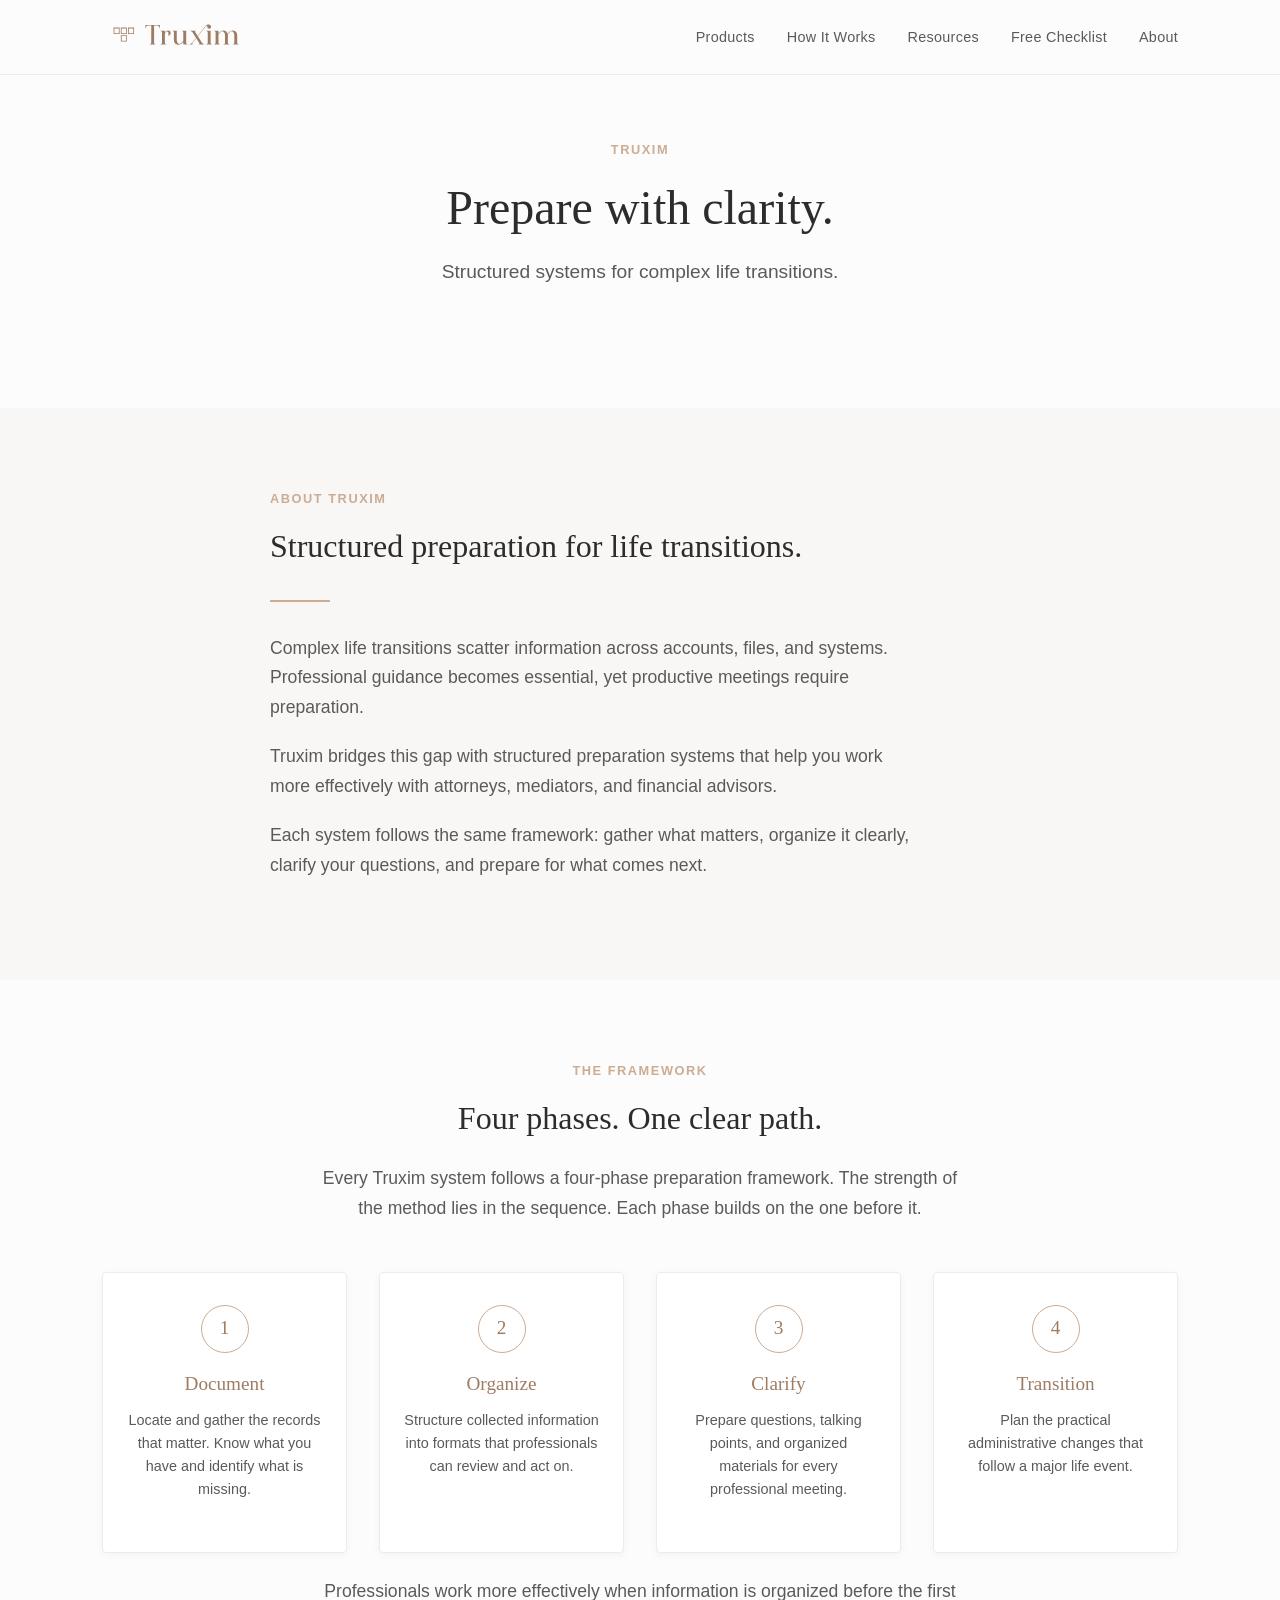
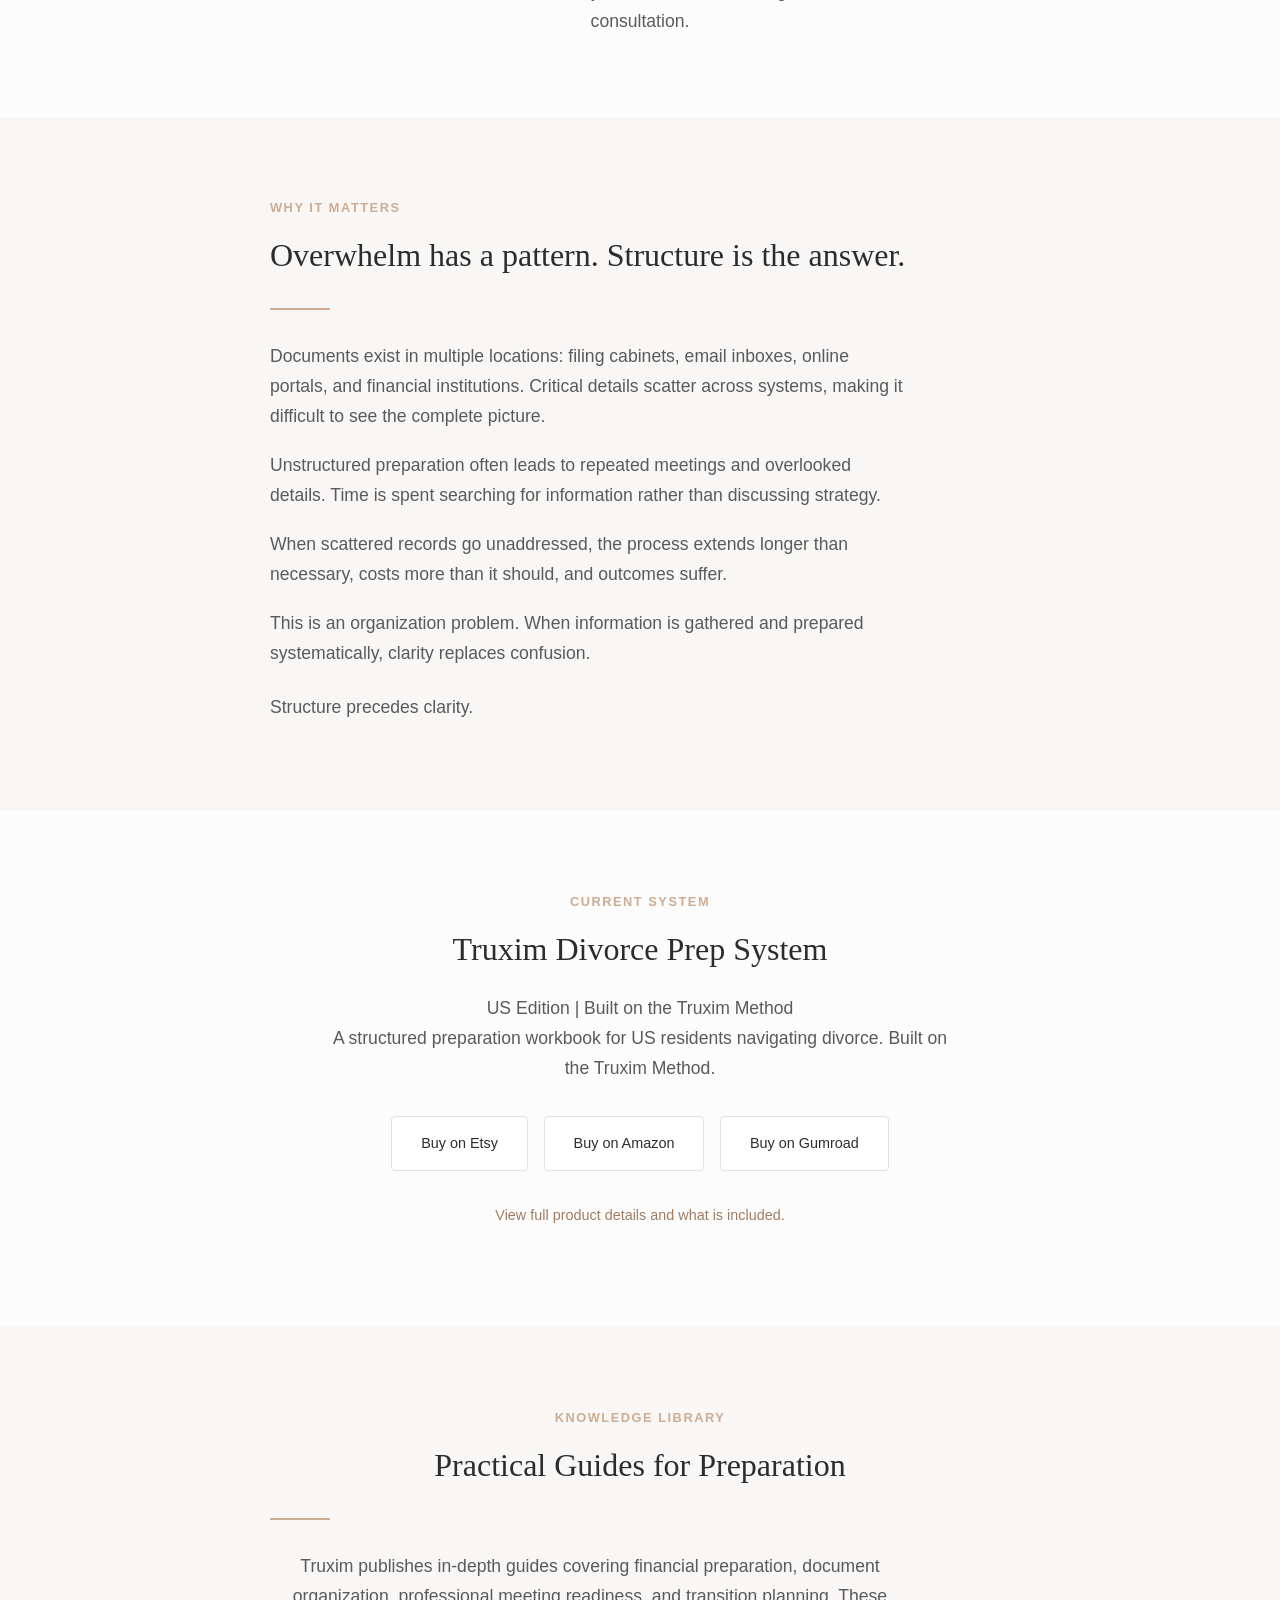
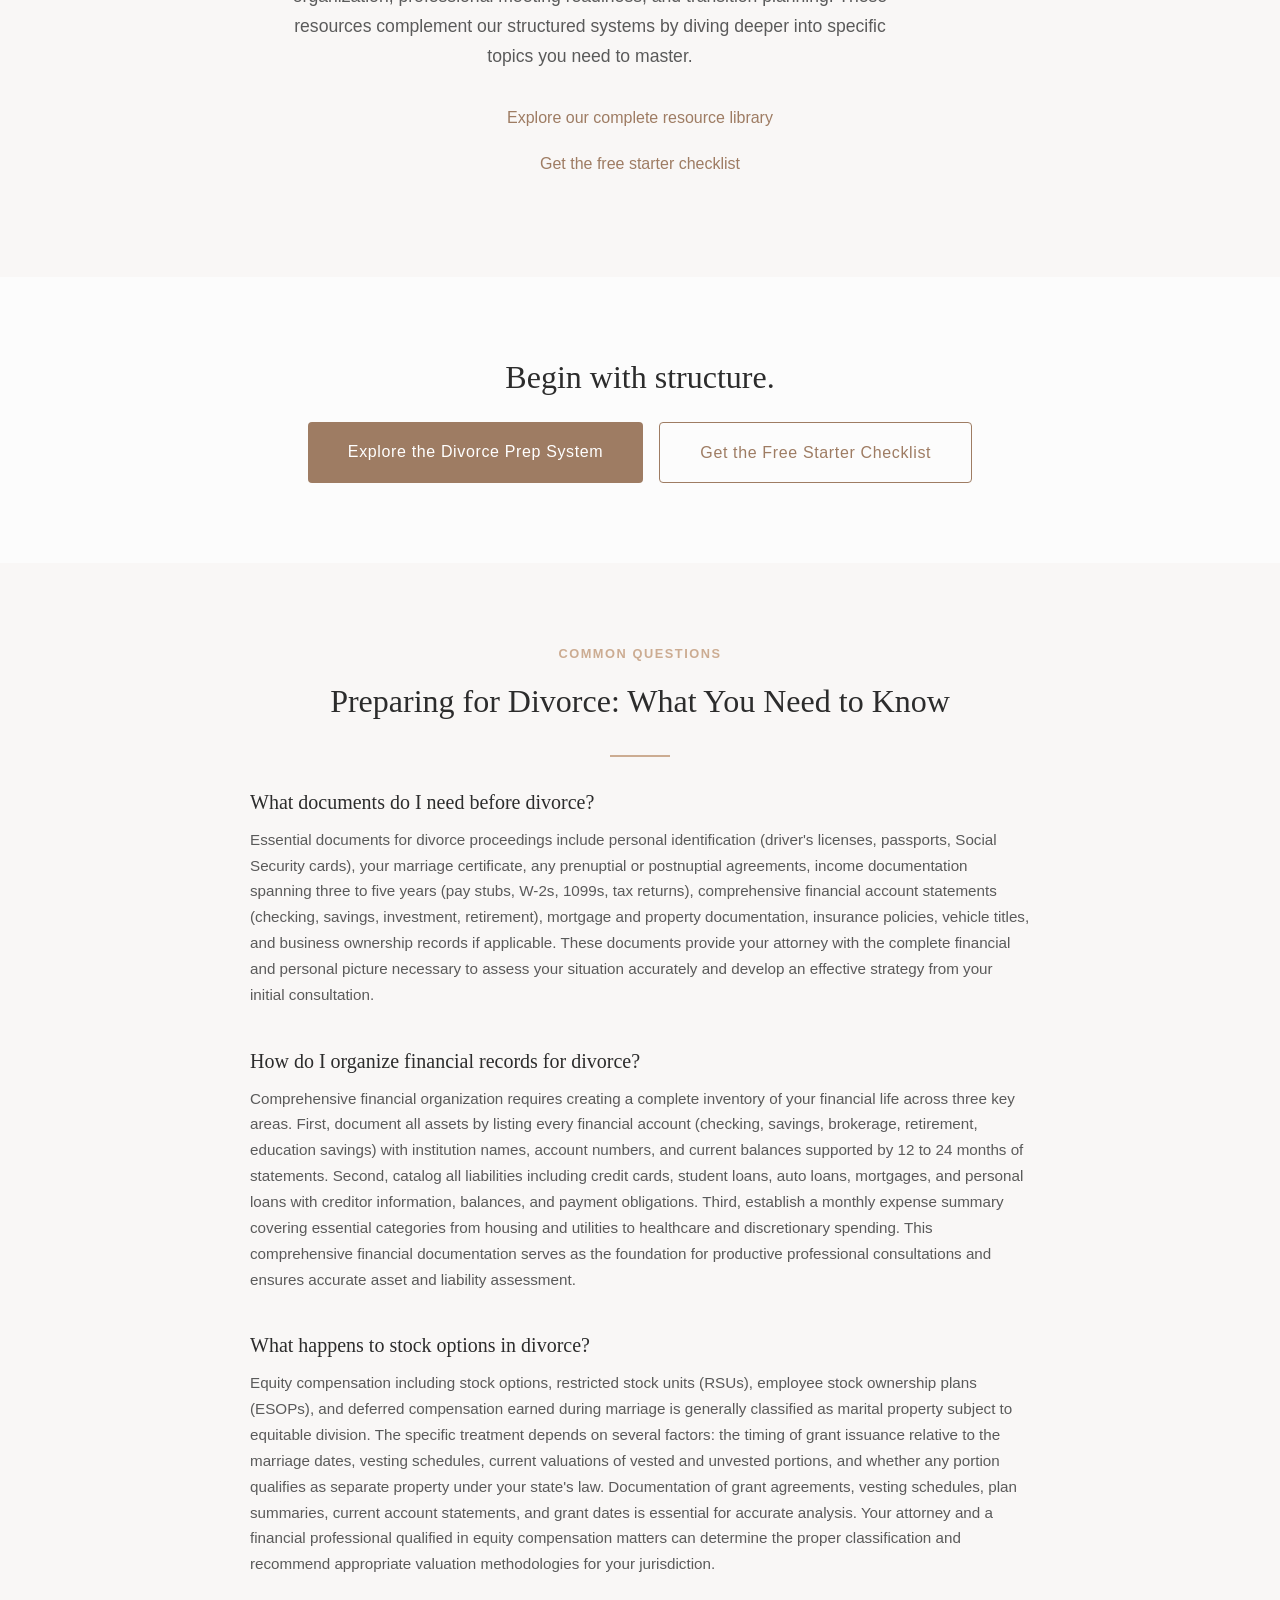
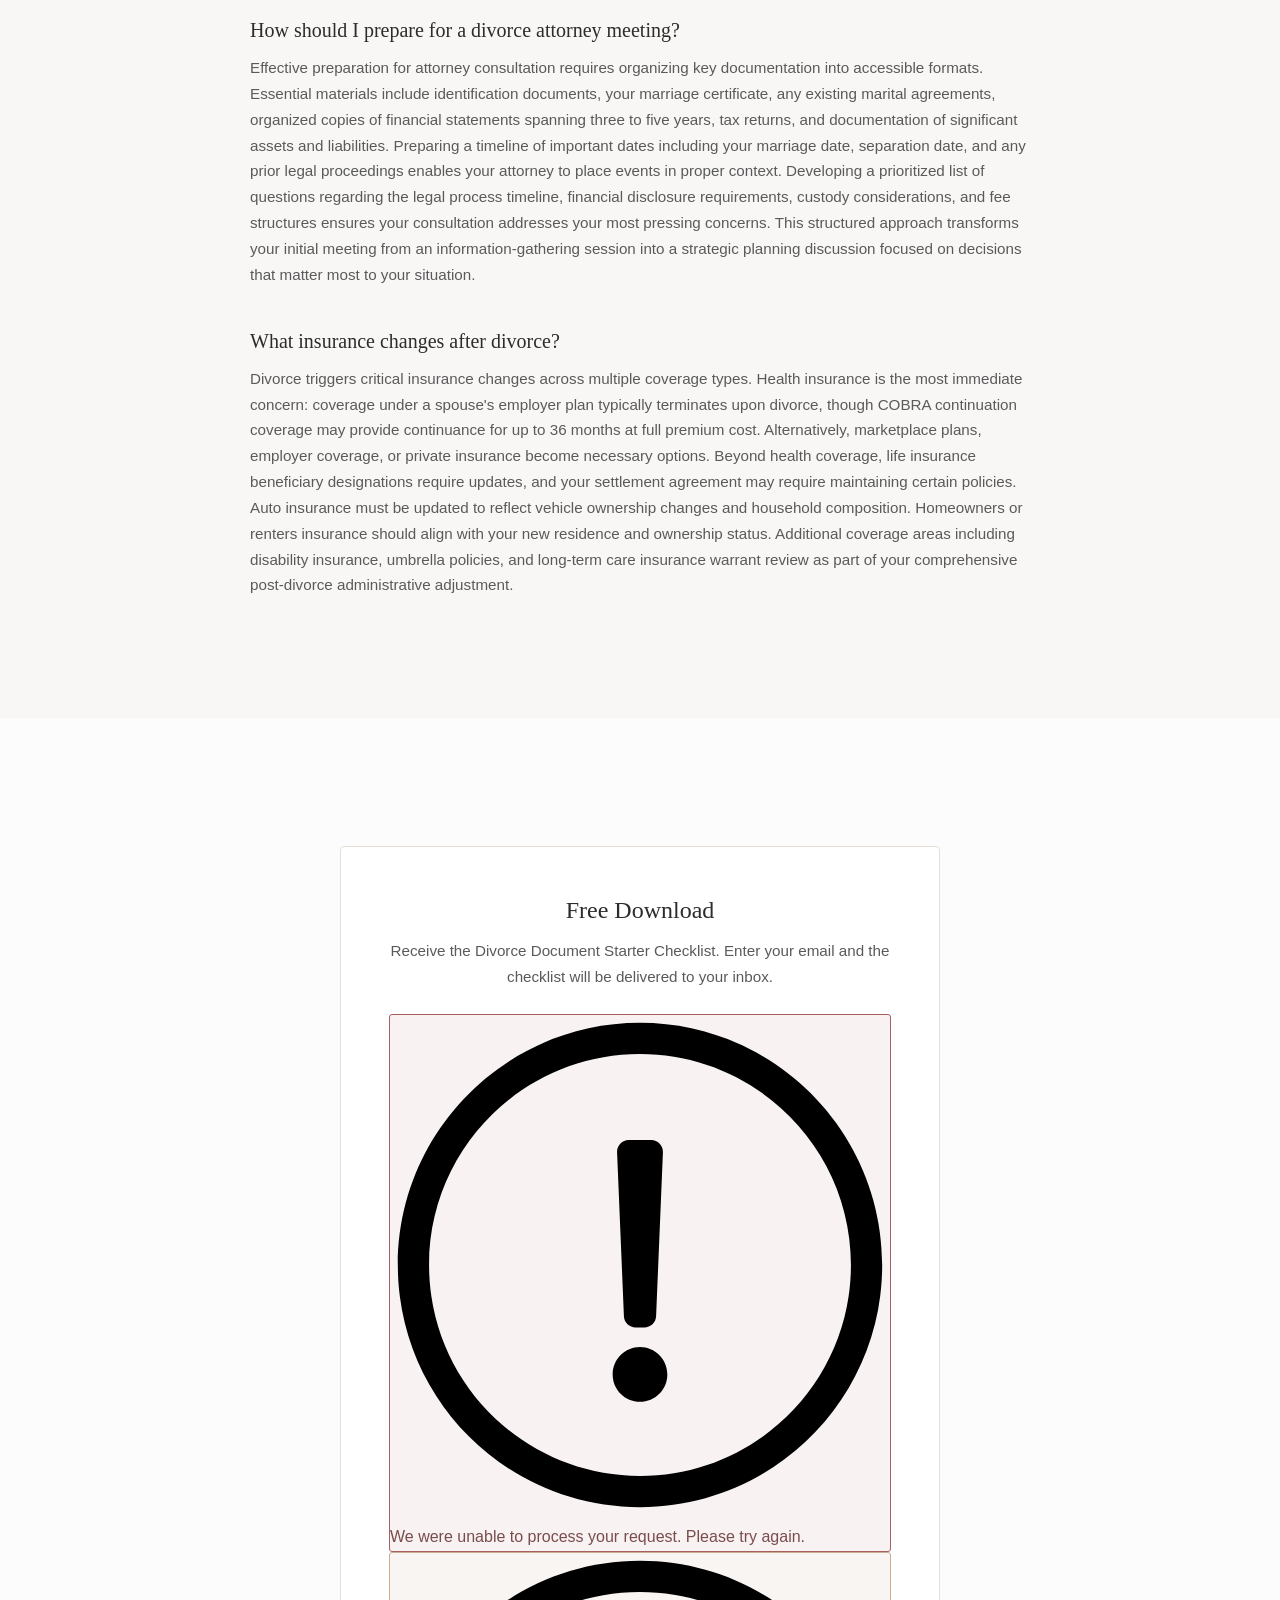
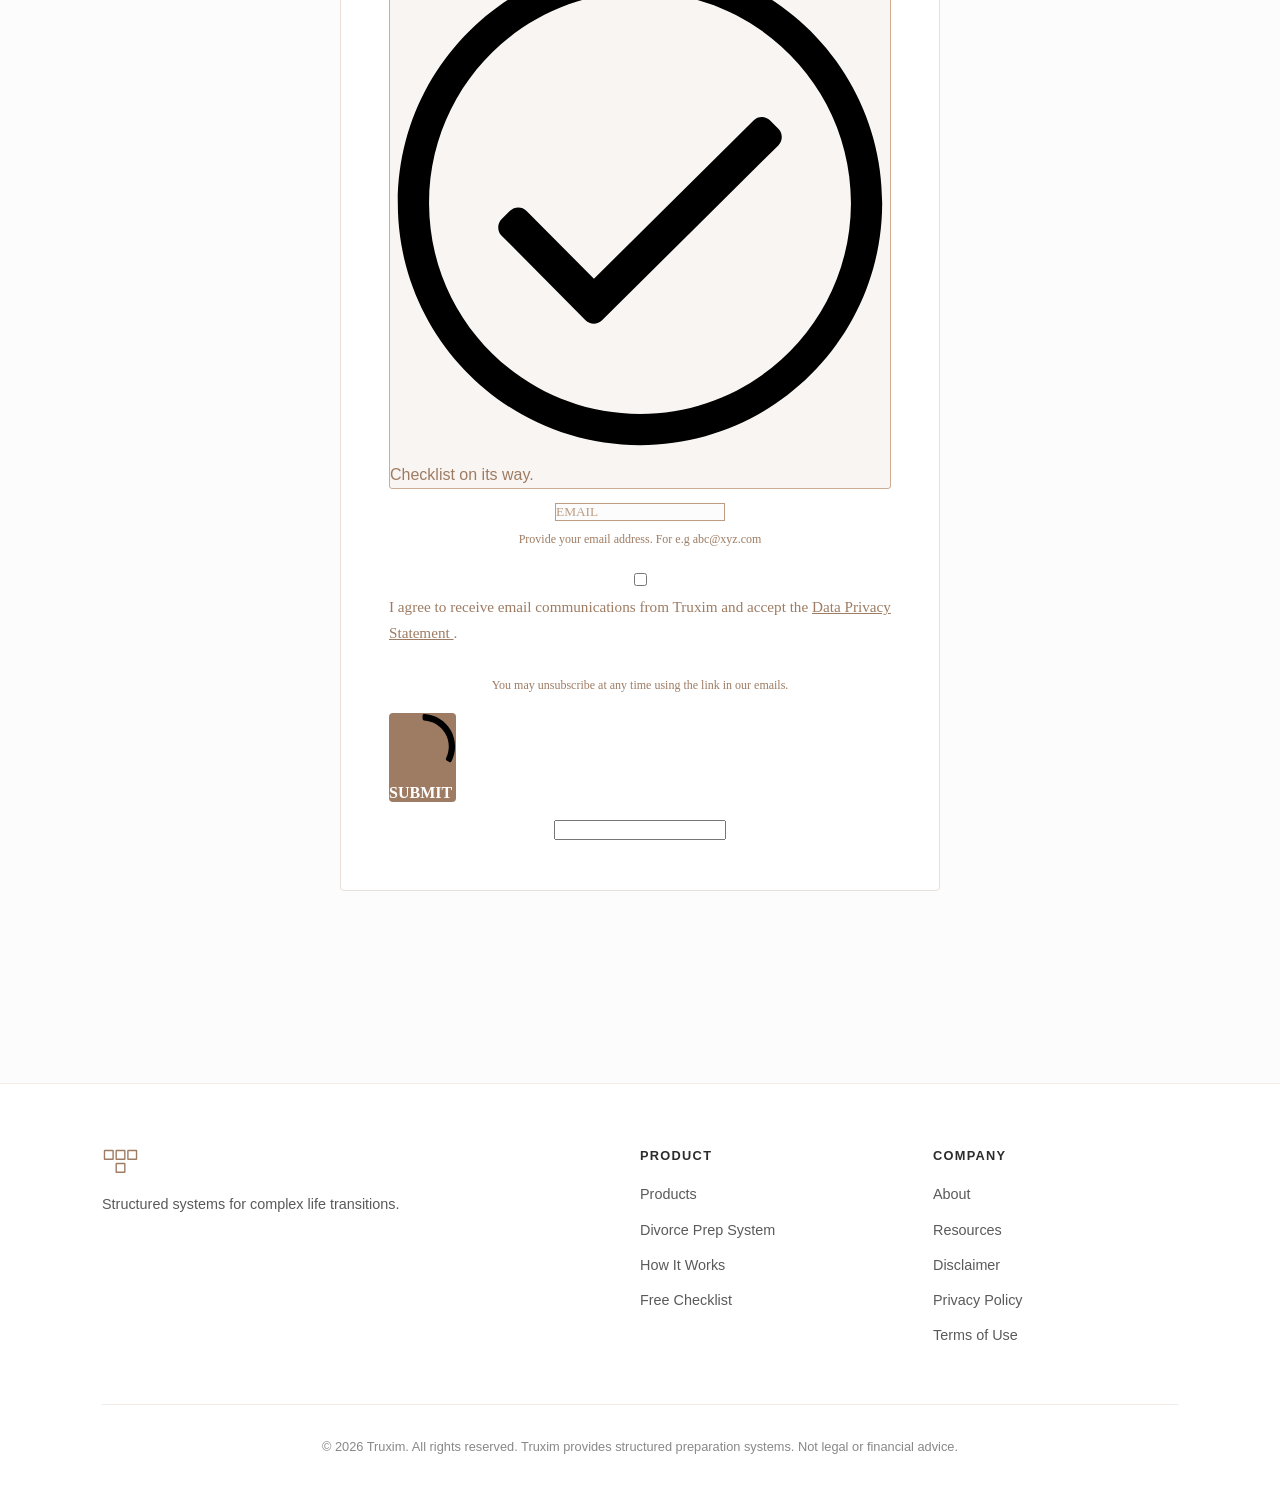
<file: index.html>
<!DOCTYPE html>
<html lang="en">
<head>
  <meta charset="UTF-8">
  <meta name="viewport" content="width=device-width, initial-scale=1.0">
  <title>Truxim | Structured Systems for Complex Life Transitions</title>
  <meta name="description" content="Truxim provides structured preparation systems for complex life transitions. Organize documents, clarify finances, and prepare for professional meetings with confidence.">
  <meta name="robots" content="index, follow">
  <link rel="canonical" href="https://truxim.com/">
  <link rel="icon" type="image/svg+xml" href="images/truxim-icon.svg">
  <link rel="stylesheet" href="css/style.css">

  <!-- START - Brevo form styles -->
  <style>
    @font-face {
      font-display: block;
      font-family: Roboto;
      src: url(https://assets.brevo.com/font/Roboto/Latin/normal/normal/7529907e9eaf8ebb5220c5f9850e3811.woff2) format("woff2"), url(https://assets.brevo.com/font/Roboto/Latin/normal/normal/25c678feafdc175a70922a116c9be3e7.woff) format("woff")
    }
  
    @font-face {
      font-display: fallback;
      font-family: Roboto;
      font-weight: 600;
      src: url(https://assets.brevo.com/font/Roboto/Latin/medium/normal/6e9caeeafb1f3491be3e32744bc30440.woff2) format("woff2"), url(https://assets.brevo.com/font/Roboto/Latin/medium/normal/71501f0d8d5aa95960f6475d5487d4c2.woff) format("woff")
    }
  
    @font-face {
      font-display: fallback;
      font-family: Roboto;
      font-weight: 700;
      src: url(https://assets.brevo.com/font/Roboto/Latin/bold/normal/3ef7cf158f310cf752d5ad08cd0e7e60.woff2) format("woff2"), url(https://assets.brevo.com/font/Roboto/Latin/bold/normal/ece3a1d82f18b60bcce0211725c476aa.woff) format("woff")
    }
  
    #sib-container input:-ms-input-placeholder {
      text-align: left;
      font-family: Georgia, serif;
      color: #bd9c82;
    }
  
    #sib-container input::placeholder {
      text-align: left;
      font-family: Georgia, serif;
      color: #bd9c82;
    }
  
    #sib-container textarea::placeholder {
      text-align: left;
      font-family: Georgia, serif;
      color: #bd9c82;
    }
  
    #sib-container a {
      text-decoration: underline;
      color: #2BB2FC;
    }
  </style>
  <link rel="stylesheet" href="https://sibforms.com/forms/end-form/build/sib-styles.css">
  <!-- END - Brevo form styles -->

  <!-- Brevo brand overrides -->
  <style>
    #sib-container, #sib-container * { font-family: Georgia, serif !important; color: #9e7c63 !important; }
    .sib-form { background-color: transparent !important; }
    #sib-container { background-color: transparent !important; border: none !important; border-radius: 0 !important; max-width: 540px !important; margin: 0 auto !important; box-shadow: none !important; padding: 0 !important; }
    #sib-container .input { border: 1px solid #bd9c82 !important; background-color: #fcfcfc !important; }
    .sib-form-block__button { background-color: #9e7c63 !important; color: #ffffff !important; border-radius: 4px !important; font-family: Georgia, serif !important; }
    .sib-form-block__button:hover { background-color: #bd9c82 !important; }
    #success-message { background-color: rgba(204, 172, 146, 0.12) !important; border: 1px solid #ccac92 !important; color: #9e7c63 !important; }
    #error-message { background-color: rgba(166, 96, 96, 0.08) !important; border: 1px solid #a66060 !important; color: #7a4c4c !important; }
  </style>

  <!-- Open Graph -->
  <meta property="og:title" content="Truxim | Structured Systems for Complex Life Transitions">
  <meta property="og:description" content="Organized preparation systems that help you gather documents, structure finances, and walk into every professional meeting ready.">
  <meta property="og:type" content="website">
  <meta property="og:url" content="https://truxim.com/">
  <meta property="og:site_name" content="Truxim">

  <!-- Schema: Organization -->
  <script type="application/ld+json">
  {
    "@context": "https://schema.org",
    "@type": "Organization",
    "name": "Truxim",
    "url": "https://truxim.com",
    "description": "Structured preparation systems for complex life transitions.",
    "logo": "https://truxim.com/images/truxim-logo.svg"
  }
  </script>

  <!-- Schema: FAQPage -->
  <script type="application/ld+json">
  {
    "@context": "https://schema.org",
    "@type": "FAQPage",
    "mainEntity": [
      {
        "@type": "Question",
        "name": "What documents do I need before divorce?",
        "acceptedAnswer": {
          "@type": "Answer",
          "text": "Essential documents for divorce proceedings include personal identification (driver's licenses, passports, Social Security cards), your marriage certificate, any prenuptial or postnuptial agreements, income documentation spanning three to five years (pay stubs, W-2s, 1099s, tax returns), comprehensive financial account statements (checking, savings, investment, retirement), mortgage and property documentation, insurance policies, vehicle titles, and business ownership records if applicable. These documents provide your attorney with the complete financial and personal picture necessary to assess your situation accurately and develop an effective strategy from your initial consultation."
        }
      },
      {
        "@type": "Question",
        "name": "How do I organize financial records for divorce?",
        "acceptedAnswer": {
          "@type": "Answer",
          "text": "Comprehensive financial organization requires creating a complete inventory of your financial life across three key areas. First, document all assets by listing every financial account (checking, savings, brokerage, retirement, education savings) with institution names, account numbers, and current balances supported by 12 to 24 months of statements. Second, catalog all liabilities including credit cards, student loans, auto loans, mortgages, and personal loans with creditor information, balances, and payment obligations. Third, establish a monthly expense summary covering essential categories from housing and utilities to healthcare and discretionary spending. This comprehensive financial documentation serves as the foundation for productive professional consultations and ensures accurate asset and liability assessment."
        }
      },
      {
        "@type": "Question",
        "name": "What happens to stock options in divorce?",
        "acceptedAnswer": {
          "@type": "Answer",
          "text": "Equity compensation including stock options, restricted stock units (RSUs), employee stock ownership plans (ESOPs), and deferred compensation earned during marriage is generally classified as marital property subject to equitable division. The specific treatment depends on several factors: the timing of grant issuance relative to the marriage dates, vesting schedules, current valuations of vested and unvested portions, and whether any portion qualifies as separate property under your state's law. Documentation of grant agreements, vesting schedules, plan summaries, current account statements, and grant dates is essential for accurate analysis. Your attorney and a financial professional qualified in equity compensation matters can determine the proper classification and recommend appropriate valuation methodologies for your jurisdiction."
        }
      },
      {
        "@type": "Question",
        "name": "How should I prepare for a divorce attorney meeting?",
        "acceptedAnswer": {
          "@type": "Answer",
          "text": "Effective preparation for attorney consultation requires organizing key documentation into accessible formats. Essential materials include identification documents, your marriage certificate, any existing marital agreements, organized copies of financial statements spanning three to five years, tax returns, and documentation of significant assets and liabilities. Preparing a timeline of important dates including your marriage date, separation date, and any prior legal proceedings enables your attorney to place events in proper context. Developing a prioritized list of questions regarding the legal process timeline, financial disclosure requirements, custody considerations, and fee structures ensures your consultation addresses your most pressing concerns. This structured approach transforms your initial meeting from an information-gathering session into a strategic planning discussion focused on decisions that matter most to your situation."
        }
      },
      {
        "@type": "Question",
        "name": "What insurance changes after divorce?",
        "acceptedAnswer": {
          "@type": "Answer",
          "text": "Divorce triggers critical insurance changes across multiple coverage types. Health insurance is the most immediate concern: coverage under a spouse's employer plan typically terminates upon divorce, though COBRA continuation coverage may provide continuance for up to 36 months at full premium cost. Alternatively, marketplace plans, employer coverage, or private insurance become necessary options. Beyond health coverage, life insurance beneficiary designations require updates, and your settlement agreement may require maintaining certain policies. Auto insurance must be updated to reflect vehicle ownership changes and household composition. Homeowners or renters insurance should align with your new residence and ownership status. Additional coverage areas including disability insurance, umbrella policies, and long-term care insurance warrant review as part of your comprehensive post-divorce administrative adjustment."
        }
      }
    ]
  }
  </script>
</head>
<body>
  <a href="#main" class="skip-link">Skip to main content</a>
  <header class="site-header">
    <div class="header-inner">
      <a href="index.html" class="site-logo">
        <img src="images/truxim-logo.svg" alt="Truxim" width="160" height="36">
      </a>
      <input type="checkbox" id="nav-toggle" class="nav-toggle-check">
      <label for="nav-toggle" class="nav-toggle-label">Menu</label>
      <nav class="main-nav">
        <a href="products.html">Products</a>
        <a href="how-it-works.html">How It Works</a>
        <a href="resources.html">Resources</a>
        <a href="free-checklist.html">Free Checklist</a>
        <a href="about.html">About</a>
      </nav>
    </div>
  </header>

  <!-- Main Content -->
  <main id="main">

    <!-- Hero -->
    <section class="hero">
      <div class="container">
        <span class="section-label">Truxim</span>
        <h1>Prepare with clarity.</h1>
        <p class="subtitle">Structured systems for complex life transitions.</p>
      </div>
    </section>

    <!-- What is Truxim -->
    <section class="section section-alt">
      <div class="container">
        <div style="max-width: 740px; margin: 0 auto;">
          <span class="section-label">About Truxim</span>
          <h2 class="section-title">Structured preparation for life transitions.</h2>
          <hr class="divider">
          <p class="section-subtitle">Complex life transitions scatter information across accounts, files, and systems. Professional guidance becomes essential, yet productive meetings require preparation.</p>
          <p class="section-subtitle" style="margin-top: 0;">Truxim bridges this gap with structured preparation systems that help you work more effectively with attorneys, mediators, and financial advisors.</p>
          <p class="section-subtitle" style="margin-top: 0;">Each system follows the same framework: gather what matters, organize it clearly, clarify your questions, and prepare for what comes next.</p>
        </div>
      </div>
    </section>

    <!-- The Truxim Method -->
    <section class="section">
      <div class="container text-center">
        <span class="section-label">The Framework</span>
        <h2 class="section-title">Four phases. One clear path.</h2>
        <p class="section-subtitle centered">Every Truxim system follows a four-phase preparation framework. The strength of the method lies in the sequence. Each phase builds on the one before it.</p>
        <div class="phase-grid">
          <div class="phase-block">
            <div class="phase-number">1</div>
            <h4>Document</h4>
            <p>Locate and gather the records that matter. Know what you have and identify what is missing.</p>
          </div>
          <div class="phase-block">
            <div class="phase-number">2</div>
            <h4>Organize</h4>
            <p>Structure collected information into formats that professionals can review and act on.</p>
          </div>
          <div class="phase-block">
            <div class="phase-number">3</div>
            <h4>Clarify</h4>
            <p>Prepare questions, talking points, and organized materials for every professional meeting.</p>
          </div>
          <div class="phase-block">
            <div class="phase-number">4</div>
            <h4>Transition</h4>
            <p>Plan the practical administrative changes that follow a major life event.</p>
          </div>
        </div>
        <p class="section-subtitle centered" style="margin-top: 1.5rem;">Professionals work more effectively when information is organized before the first consultation.</p>
      </div>
    </section>

    <!-- Why Structure Matters -->
    <section class="section section-alt">
      <div class="container">
        <div style="max-width: 740px; margin: 0 auto;">
          <span class="section-label">Why It Matters</span>
          <h2 class="section-title">Overwhelm has a pattern. Structure is the answer.</h2>
          <hr class="divider">
          <p class="section-subtitle">Documents exist in multiple locations: filing cabinets, email inboxes, online portals, and financial institutions. Critical details scatter across systems, making it difficult to see the complete picture.</p>
          <p class="section-subtitle" style="margin-top: 0;">Unstructured preparation often leads to repeated meetings and overlooked details. Time is spent searching for information rather than discussing strategy.</p>
          <p class="section-subtitle" style="margin-top: 0;">When scattered records go unaddressed, the process extends longer than necessary, costs more than it should, and outcomes suffer.</p>
          <p class="section-subtitle" style="margin-top: 0;">This is an organization problem. When information is gathered and prepared systematically, clarity replaces confusion.</p>
          <p class="section-subtitle" style="margin-top: 1.5rem; margin-bottom: 0.5rem;">Structure precedes clarity.</p>
        </div>
      </div>
    </section>

    <!-- Current System -->
    <section class="section">
      <div class="container text-center">
        <span class="section-label">Current System</span>
        <h2 class="section-title">Truxim Divorce Prep System</h2>
        <p class="section-subtitle centered">US Edition | Built on the Truxim Method</p>
        <p class="section-subtitle centered">A structured preparation workbook for US residents navigating divorce. Built on the Truxim Method.</p>
        <div class="purchase-buttons">
          <a href="#" class="purchase-btn">Buy on Etsy</a>
          <a href="#" class="purchase-btn">Buy on Amazon</a>
          <a href="#" class="purchase-btn">Buy on Gumroad</a>
        </div>
        <p style="margin-top: 2rem; font-size: 0.9rem; color: var(--text-light);">
          <a href="divorce-prep-system.html">View full product details and what is included.</a>
        </p>
      </div>
    </section>

    <!-- Resources Section -->
    <section class="section section-alt">
      <div class="container">
        <div style="max-width: 740px; margin: 0 auto; text-align: center;">
          <span class="section-label">Knowledge Library</span>
          <h2 class="section-title">Practical Guides for Preparation</h2>
          <hr class="divider">
          <p class="section-subtitle">Truxim publishes in-depth guides covering financial preparation, document organization, professional meeting readiness, and transition planning. These resources complement our structured systems by diving deeper into specific topics you need to master.</p>
          <div style="margin-top: 2rem;">
            <p><a href="resources.html">Explore our complete resource library</a></p>
            <p style="margin-top: 0.5rem;"><a href="free-checklist.html">Get the free starter checklist</a></p>
          </div>
        </div>
      </div>
    </section>

    <!-- Primary CTA Section -->
    <section class="section">
      <div class="container text-center">
        <h2 class="section-title">Begin with structure.</h2>
        <div class="hero-buttons">
          <a href="divorce-prep-system.html" class="btn btn-primary btn-lg">Explore the Divorce Prep System</a>
          <a href="free-checklist.html" class="btn btn-outline btn-lg">Get the Free Starter Checklist</a>
        </div>
      </div>
    </section>

    <!-- SEO Q&A Section -->
    <section class="section section-alt">
      <div class="container">
        <div class="qa-section">
          <span class="section-label text-center" style="display: block;">Common Questions</span>
          <h2 class="section-title text-center">Preparing for Divorce: What You Need to Know</h2>
          <hr class="divider centered">

          <div class="qa-item">
            <h3>What documents do I need before divorce?</h3>
            <p>Essential documents for divorce proceedings include personal identification (driver's licenses, passports, Social Security cards), your marriage certificate, any prenuptial or postnuptial agreements, income documentation spanning three to five years (pay stubs, W-2s, 1099s, tax returns), comprehensive financial account statements (checking, savings, investment, retirement), mortgage and property documentation, insurance policies, vehicle titles, and business ownership records if applicable. These documents provide your attorney with the complete financial and personal picture necessary to assess your situation accurately and develop an effective strategy from your initial consultation.</p>
          </div>

          <div class="qa-item">
            <h3>How do I organize financial records for divorce?</h3>
            <p>Comprehensive financial organization requires creating a complete inventory of your financial life across three key areas. First, document all assets by listing every financial account (checking, savings, brokerage, retirement, education savings) with institution names, account numbers, and current balances supported by 12 to 24 months of statements. Second, catalog all liabilities including credit cards, student loans, auto loans, mortgages, and personal loans with creditor information, balances, and payment obligations. Third, establish a monthly expense summary covering essential categories from housing and utilities to healthcare and discretionary spending. This comprehensive financial documentation serves as the foundation for productive professional consultations and ensures accurate asset and liability assessment.</p>
          </div>

          <div class="qa-item">
            <h3>What happens to stock options in divorce?</h3>
            <p>Equity compensation including stock options, restricted stock units (RSUs), employee stock ownership plans (ESOPs), and deferred compensation earned during marriage is generally classified as marital property subject to equitable division. The specific treatment depends on several factors: the timing of grant issuance relative to the marriage dates, vesting schedules, current valuations of vested and unvested portions, and whether any portion qualifies as separate property under your state's law. Documentation of grant agreements, vesting schedules, plan summaries, current account statements, and grant dates is essential for accurate analysis. Your attorney and a financial professional qualified in equity compensation matters can determine the proper classification and recommend appropriate valuation methodologies for your jurisdiction.</p>
          </div>

          <div class="qa-item">
            <h3>How should I prepare for a divorce attorney meeting?</h3>
            <p>Effective preparation for attorney consultation requires organizing key documentation into accessible formats. Essential materials include identification documents, your marriage certificate, any existing marital agreements, organized copies of financial statements spanning three to five years, tax returns, and documentation of significant assets and liabilities. Preparing a timeline of important dates including your marriage date, separation date, and any prior legal proceedings enables your attorney to place events in proper context. Developing a prioritized list of questions regarding the legal process timeline, financial disclosure requirements, custody considerations, and fee structures ensures your consultation addresses your most pressing concerns. This structured approach transforms your initial meeting from an information-gathering session into a strategic planning discussion focused on decisions that matter most to your situation.</p>
          </div>

          <div class="qa-item">
            <h3>What insurance changes after divorce?</h3>
            <p>Divorce triggers critical insurance changes across multiple coverage types. Health insurance is the most immediate concern: coverage under a spouse's employer plan typically terminates upon divorce, though COBRA continuation coverage may provide continuance for up to 36 months at full premium cost. Alternatively, marketplace plans, employer coverage, or private insurance become necessary options. Beyond health coverage, life insurance beneficiary designations require updates, and your settlement agreement may require maintaining certain policies. Auto insurance must be updated to reflect vehicle ownership changes and household composition. Homeowners or renters insurance should align with your new residence and ownership status. Additional coverage areas including disability insurance, umbrella policies, and long-term care insurance warrant review as part of your comprehensive post-divorce administrative adjustment.</p>
          </div>

        </div>
      </div>
    </section>

    <!-- Email Capture -->
    <section class="section">
      <div class="container">
        <div class="email-capture">
          <h3>Free Download</h3>
          <p>Receive the Divorce Document Starter Checklist. Enter your email and the checklist will be delivered to your inbox.</p>
          <!-- START - Brevo Embedded Form -->
          <div class="sib-form" style="text-align: center;
         background-color: transparent;                                 ">
  <div id="sib-form-container" class="sib-form-container">
    <div id="error-message" class="sib-form-message-panel" style="font-size:16px; text-align:left; font-family:Helvetica, sans-serif; color:#661d1d; background-color:#ffeded; border-radius:3px; border-color:#ff4949;max-width:540px;">
      <div class="sib-form-message-panel__text sib-form-message-panel__text--center">
        <svg viewBox="0 0 512 512" class="sib-icon sib-notification__icon">
          <path d="M256 40c118.621 0 216 96.075 216 216 0 119.291-96.61 216-216 216-119.244 0-216-96.562-216-216 0-119.203 96.602-216 216-216m0-32C119.043 8 8 119.083 8 256c0 136.997 111.043 248 248 248s248-111.003 248-248C504 119.083 392.957 8 256 8zm-11.49 120h22.979c6.823 0 12.274 5.682 11.99 12.5l-7 168c-.268 6.428-5.556 11.5-11.99 11.5h-8.979c-6.433 0-11.722-5.073-11.99-11.5l-7-168c-.283-6.818 5.167-12.5 11.99-12.5zM256 340c-15.464 0-28 12.536-28 28s12.536 28 28 28 28-12.536 28-28-12.536-28-28-28z" />
        </svg>
        <span class="sib-form-message-panel__inner-text">
                          We were unable to process your request. Please try again.
                      </span>
      </div>
    </div>
    <div></div>
    <div id="success-message" class="sib-form-message-panel" style="font-size:16px; text-align:left; font-family:Helvetica, sans-serif; color:#085229; background-color:#e7faf0; border-radius:3px; border-color:#13ce66;max-width:540px;">
      <div class="sib-form-message-panel__text sib-form-message-panel__text--center">
        <svg viewBox="0 0 512 512" class="sib-icon sib-notification__icon">
          <path d="M256 8C119.033 8 8 119.033 8 256s111.033 248 248 248 248-111.033 248-248S392.967 8 256 8zm0 464c-118.664 0-216-96.055-216-216 0-118.663 96.055-216 216-216 118.664 0 216 96.055 216 216 0 118.663-96.055 216-216 216zm141.63-274.961L217.15 376.071c-4.705 4.667-12.303 4.637-16.97-.068l-85.878-86.572c-4.667-4.705-4.637-12.303.068-16.97l8.52-8.451c4.705-4.667 12.303-4.637 16.97.068l68.976 69.533 163.441-162.13c4.705-4.667 12.303-4.637 16.97.068l8.451 8.52c4.668 4.705 4.637 12.303-.068 16.97z" />
        </svg>
        <span class="sib-form-message-panel__inner-text">
                          Checklist on its way.
                      </span>
      </div>
    </div>
    <div></div>
    <div id="sib-container" class="sib-container--large sib-container--vertical" style="text-align:center; background-color:rgba(252,252,252,1); max-width:540px; border-radius:3px; border-width:1px; border-color:#fcfcfc; border-style:solid; direction:ltr">
      <form id="sib-form" method="POST" action="https://1d1e7d03.sibforms.com/serve/[base64]" data-type="subscription">
        <div style="padding: 8px 0;">
          <div class="sib-input sib-form-block">
            <div class="form__entry entry_block">
              <div class="form__label-row ">

                <div class="entry__field"><input
                  class="input"
                  type="email"
                  id="EMAIL"
                  name="EMAIL"
                  autocomplete="off"
                  placeholder="EMAIL"
                  required
                  pattern="^[^\s@]+@[^\s@]+\.[^\s@]{2,}$"
                />                
                </div>
              </div>

              <label class="entry__error entry__error--primary" style="font-size:16px; text-align:left; font-family:Helvetica, sans-serif; color:#661d1d; background-color:#ffeded; border-radius:3px; border-color:#ff4949;">
              </label>
              <div id="email-format-error"
     style="display:none; font-size:14px; margin-top:6px; padding:8px 10px; background:rgba(166,96,96,0.08); border:1px solid #a66060; border-radius:4px; color:#7a4c4c;">
  Please enter a valid email address.
</div>
              <label class="entry__specification" style="font-size:12px; text-align:left; font-family:Georgia, serif; color:#bd9c82; text-align:left">
                Provide your email address. For e.g abc@xyz.com
              </label>
            </div>
          </div>
        </div>
        <div style="padding: 8px 0;">
          <div class="sib-optin sib-form-block" data-required="true">
            <div class="form__entry entry_mcq">
              <div class="form__label-row ">
                <div class="entry__choice" style="">
                  <label>
                    <input type="checkbox" class="input_replaced" value="1" id="OPT_IN" name="OPT_IN" required />
                    <span class="checkbox checkbox_tick_positive"
            style="margin-left:"
            ></span><span style="font-size:12px; text-align:left; font-family:Georgia, serif; color:#c2c2c2; background-color:transparent;"><p>I agree to receive email communications from Truxim and accept the
              <a href="https://truxim.com/privacy.html"
                 target="_blank"
                 rel="noopener noreferrer"
                 style="color:#9e7c63; text-decoration:underline;">
                Data Privacy Statement
              </a>.</p><span data-required="*" style="display: inline;" class="entry__label entry__label_optin"></span></span> </label>
                </div>
              </div>
              <label class="entry__error entry__error--primary" style="font-size:16px; text-align:left; font-family:Helvetica, sans-serif; color:#661d1d; background-color:#ffeded; border-radius:3px; border-color:#ff4949;">
              </label>
              <label class="entry__specification" style="font-size:12px; text-align:left; font-family:Georgia, serif; color:#bd9c82; text-align:left">
                You may unsubscribe at any time using the link in our emails.
              </label>
            </div>
          </div>
        </div>
        <div style="padding: 8px 0;">
          <div class="sib-form-block" style="text-align: left">
            <button class="sib-form-block__button sib-form-block__button-with-loader" style="font-size:16px; text-align:left; font-weight:700; font-family:Georgia, serif; color:#fcfcfc; background-color:#9e7c63; border-radius:10px; border-width:0px;" form="sib-form" type="submit">
              <svg class="icon clickable__icon progress-indicator__icon sib-hide-loader-icon" viewBox="0 0 512 512" style="">
                <path d="M460.116 373.846l-20.823-12.022c-5.541-3.199-7.54-10.159-4.663-15.874 30.137-59.886 28.343-131.652-5.386-189.946-33.641-58.394-94.896-95.833-161.827-99.676C261.028 55.961 256 50.751 256 44.352V20.309c0-6.904 5.808-12.337 12.703-11.982 83.556 4.306 160.163 50.864 202.11 123.677 42.063 72.696 44.079 162.316 6.031 236.832-3.14 6.148-10.75 8.461-16.728 5.01z" />
              </svg>
              SUBMIT
            </button>
          </div>
        </div>

        <input type="text" name="email_address_check" value="" class="input--hidden">
        <input type="hidden" name="locale" value="en">
      </form>
    </div>
  </div>
</div>
<!-- END - Brevo Embedded Form -->
        </div>
      </div>
    </section>

  </main>

  <!-- Footer -->
  <footer class="site-footer">
    <div class="footer-inner">
      <div class="footer-grid">
        <div class="footer-brand">
          <img src="images/truxim-icon.svg" alt="Truxim" width="40" height="30">
          <p>Structured systems for complex life transitions.</p>
        </div>
        <div class="footer-links">
          <h4>Product</h4>
          <ul>
            <li><a href="products.html">Products</a></li>
            <li><a href="divorce-prep-system.html">Divorce Prep System</a></li>
            <li><a href="how-it-works.html">How It Works</a></li>
            <li><a href="free-checklist.html">Free Checklist</a></li>
          </ul>
        </div>
        <div class="footer-links">
          <h4>Company</h4>
          <ul>
            <li><a href="about.html">About</a></li>
            <li><a href="resources.html">Resources</a></li>
            <li><a href="disclaimer.html">Disclaimer</a></li>
            <li><a href="privacy.html">Privacy Policy</a></li>
            <li><a href="terms.html">Terms of Use</a></li>
          </ul>
        </div>
      </div>
      <div class="footer-legal">
        <p>&copy; 2026 Truxim. All rights reserved. Truxim provides structured preparation systems. Not legal or financial advice.</p>
      </div>
    </div>
  </footer>

  <!-- START - Brevo form script -->
<script>
  window.REQUIRED_CODE_ERROR_MESSAGE = 'Please choose a country code';
  window.LOCALE = 'en';
  window.EMAIL_INVALID_MESSAGE = window.SMS_INVALID_MESSAGE = "Please enter a valid email address.";
  window.GENERIC_INVALID_MESSAGE = "Please enter a valid email address.";
  window.REQUIRED_ERROR_MESSAGE = "This field is required.";

  window.translation = {
    common: {
      selectedList: '{quantity} list selected',
      selectedLists: '{quantity} lists selected',
      selectedOption: '{quantity} selected',
      selectedOptions: '{quantity} selected'
    }
  };

  var AUTOHIDE = Boolean(0);
</script>

<script defer src="https://sibforms.com/forms/end-form/build/main.js"></script>

<script>
  document.addEventListener("DOMContentLoaded", function() {
  
    const button = document.querySelector("#sib-form button[type='submit']");
    const emailInput = document.getElementById("EMAIL");
    const emailError = document.getElementById("email-format-error");
  
    const emailRegex = /^[^\s@]+@[^\s@]+\.[^\s@]{2,}$/;
  
    button.addEventListener("click", function(e) {
  
      const emailValue = emailInput.value.trim();

      emailInput.addEventListener("input", function() {
  emailError.style.display = "none";
});
  
      // Hide previous error
      emailError.style.display = "none";
  
      // Only validate format if something was entered
      if (emailValue !== "" && !emailRegex.test(emailValue)) {
        e.preventDefault();
        e.stopImmediatePropagation();
        emailError.style.display = "block";
        emailInput.focus();
        return false;
      }
  
    });
  
  });
  </script>
  
  
  
<!-- END - Brevo form script -->

<!-- Default Statcounter code for truxim.com -->
<script type="text/javascript">
var sc_project=13205528;
var sc_invisible=1;
var sc_security="69899f8c";
</script>
<script type="text/javascript"
src="https://www.statcounter.com/counter/counter.js"
async></script>
<noscript><div class="statcounter"><a title="web statistics"
href="https://statcounter.com/" target="_blank"><img
class="statcounter"
src="https://c.statcounter.com/13205528/0/69899f8c/1/"
alt="web statistics"
referrerPolicy="no-referrer-when-downgrade"></a></div></noscript>
<!-- End of Statcounter Code -->
</body>
</html>
</file>
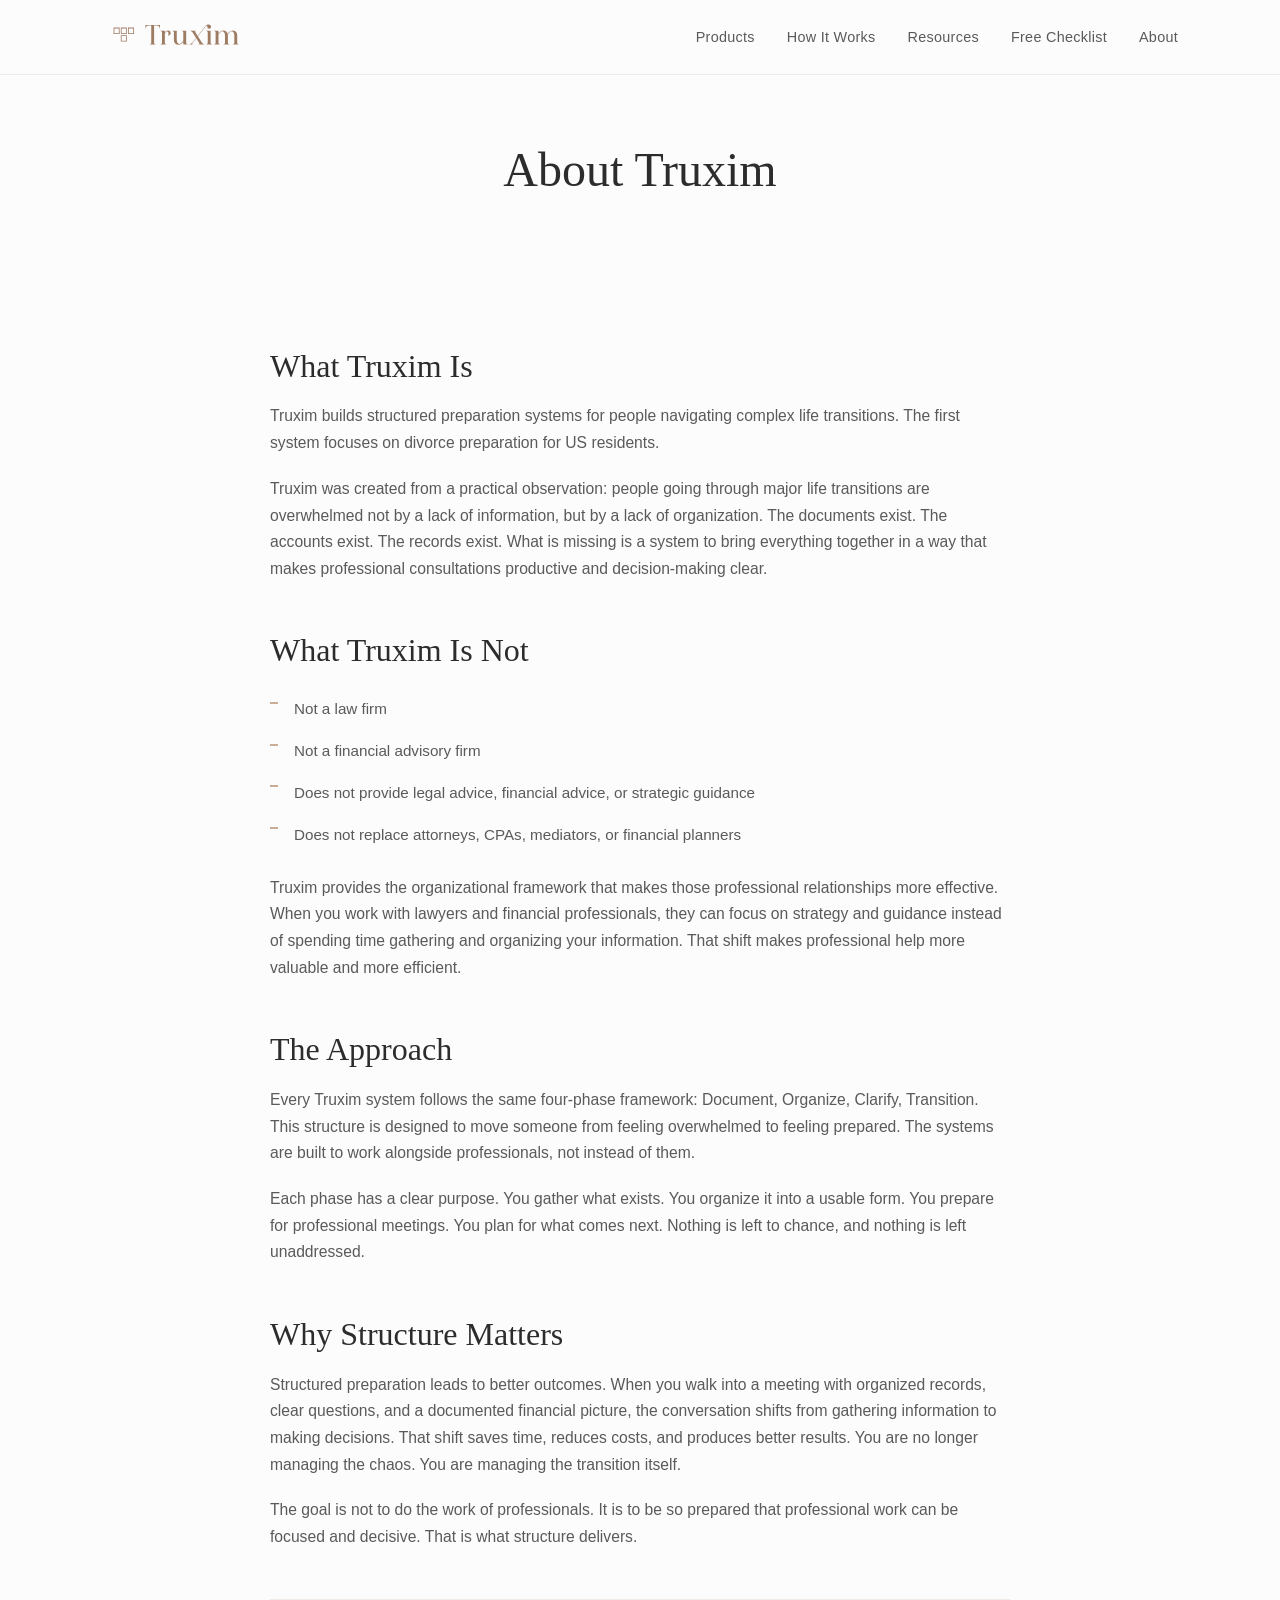
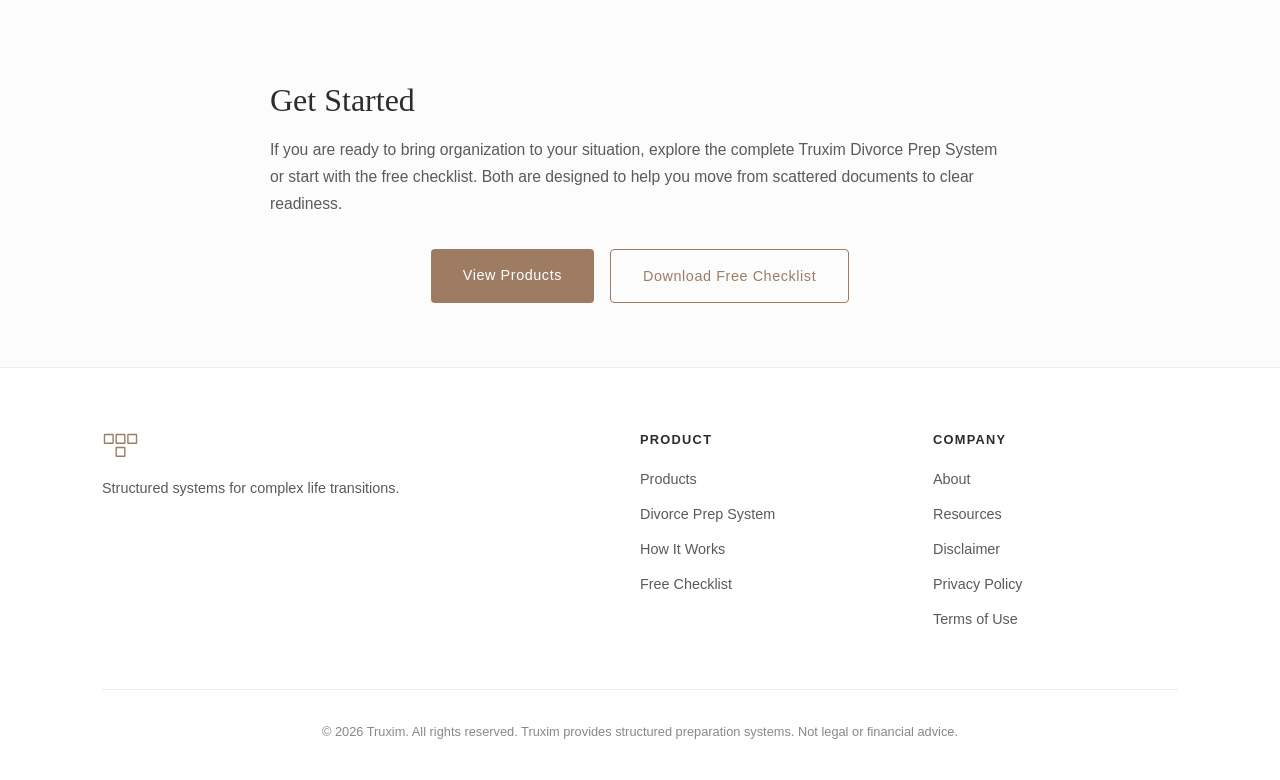
<file: about.html>
<!DOCTYPE html>
<html lang="en">
<head>
  <meta charset="UTF-8">
  <meta name="viewport" content="width=device-width, initial-scale=1.0">
  <meta name="description" content="Truxim builds structured preparation systems for complex life transitions. Learn about our approach to document organization and professional readiness.">
  <title>About | Truxim</title>
  <link rel="icon" href="images/truxim-icon.svg" type="image/svg+xml">
  <link rel="stylesheet" href="css/style.css">
</head>
<body>
  <a href="#main" class="skip-link">Skip to main content</a>
  <header class="site-header">
    <div class="header-inner">
      <a href="index.html" class="site-logo">
        <img src="images/truxim-logo.svg" alt="Truxim" width="160" height="36">
      </a>
      <input type="checkbox" id="nav-toggle" class="nav-toggle-check">
      <label for="nav-toggle" class="nav-toggle-label">Menu</label>
      <nav class="main-nav">
        <a href="products.html">Products</a>
        <a href="how-it-works.html">How It Works</a>
        <a href="resources.html">Resources</a>
        <a href="free-checklist.html">Free Checklist</a>
        <a href="about.html">About</a>
      </nav>
    </div>
  </header>

  <main id="main">
    <section class="hero">
      <div class="hero-inner">
        <h1>About Truxim</h1>
      </div>
    </section>

    <article class="about-content">
      <section class="about-section">
        <h2>What Truxim Is</h2>
        <p>Truxim builds structured preparation systems for people navigating complex life transitions. The first system focuses on divorce preparation for US residents.</p>
        <p>Truxim was created from a practical observation: people going through major life transitions are overwhelmed not by a lack of information, but by a lack of organization. The documents exist. The accounts exist. The records exist. What is missing is a system to bring everything together in a way that makes professional consultations productive and decision-making clear.</p>
      </section>

      <section class="about-section">
        <h2>What Truxim Is Not</h2>
        <ul class="what-not-list">
          <li>Not a law firm</li>
          <li>Not a financial advisory firm</li>
          <li>Does not provide legal advice, financial advice, or strategic guidance</li>
          <li>Does not replace attorneys, CPAs, mediators, or financial planners</li>
        </ul>
        <p>Truxim provides the organizational framework that makes those professional relationships more effective. When you work with lawyers and financial professionals, they can focus on strategy and guidance instead of spending time gathering and organizing your information. That shift makes professional help more valuable and more efficient.</p>
      </section>

      <section class="about-section">
        <h2>The Approach</h2>
        <p>Every Truxim system follows the same four-phase framework: Document, Organize, Clarify, Transition. This structure is designed to move someone from feeling overwhelmed to feeling prepared. The systems are built to work alongside professionals, not instead of them.</p>
        <p>Each phase has a clear purpose. You gather what exists. You organize it into a usable form. You prepare for professional meetings. You plan for what comes next. Nothing is left to chance, and nothing is left unaddressed.</p>
      </section>

      <section class="about-section">
        <h2>Why Structure Matters</h2>
        <p>Structured preparation leads to better outcomes. When you walk into a meeting with organized records, clear questions, and a documented financial picture, the conversation shifts from gathering information to making decisions. That shift saves time, reduces costs, and produces better results. You are no longer managing the chaos. You are managing the transition itself.</p>
        <p>The goal is not to do the work of professionals. It is to be so prepared that professional work can be focused and decisive. That is what structure delivers.</p>
      </section>

      <section class="about-section about-cta">
        <h2>Get Started</h2>
        <p>If you are ready to bring organization to your situation, explore the complete Truxim Divorce Prep System or start with the free checklist. Both are designed to help you move from scattered documents to clear readiness.</p>
        <div class="about-cta-buttons">
          <a href="products.html" class="button button-primary">View Products</a>
          <a href="free-checklist.html" class="button button-secondary">Download Free Checklist</a>
        </div>
      </section>
    </article>
  </main>

  <footer class="site-footer">
    <div class="footer-inner">
      <div class="footer-grid">
        <div class="footer-brand">
          <img src="images/truxim-icon.svg" alt="Truxim" width="40" height="30">
          <p>Structured systems for complex life transitions.</p>
        </div>
        <div class="footer-links">
          <h4>Product</h4>
          <ul>
            <li><a href="products.html">Products</a></li>
            <li><a href="divorce-prep-system.html">Divorce Prep System</a></li>
            <li><a href="how-it-works.html">How It Works</a></li>
            <li><a href="free-checklist.html">Free Checklist</a></li>
          </ul>
        </div>
        <div class="footer-links">
          <h4>Company</h4>
          <ul>
            <li><a href="about.html">About</a></li>
            <li><a href="resources.html">Resources</a></li>
            <li><a href="disclaimer.html">Disclaimer</a></li>
            <li><a href="privacy.html">Privacy Policy</a></li>
            <li><a href="terms.html">Terms of Use</a></li>
          </ul>
        </div>
      </div>
      <div class="footer-legal">
        <p>&copy; 2026 Truxim. All rights reserved. Truxim provides structured preparation systems. Not legal or financial advice.</p>
      </div>
    </div>
  </footer>

<!-- Default Statcounter code for truxim.com -->
<script type="text/javascript">
var sc_project=13205528;
var sc_invisible=1;
var sc_security="69899f8c";
</script>
<script type="text/javascript"
src="https://www.statcounter.com/counter/counter.js"
async></script>
<noscript><div class="statcounter"><a title="web statistics"
href="https://statcounter.com/" target="_blank"><img
class="statcounter"
src="https://c.statcounter.com/13205528/0/69899f8c/1/"
alt="web statistics"
referrerPolicy="no-referrer-when-downgrade"></a></div></noscript>
<!-- End of Statcounter Code -->
</body>
</html>
</file>
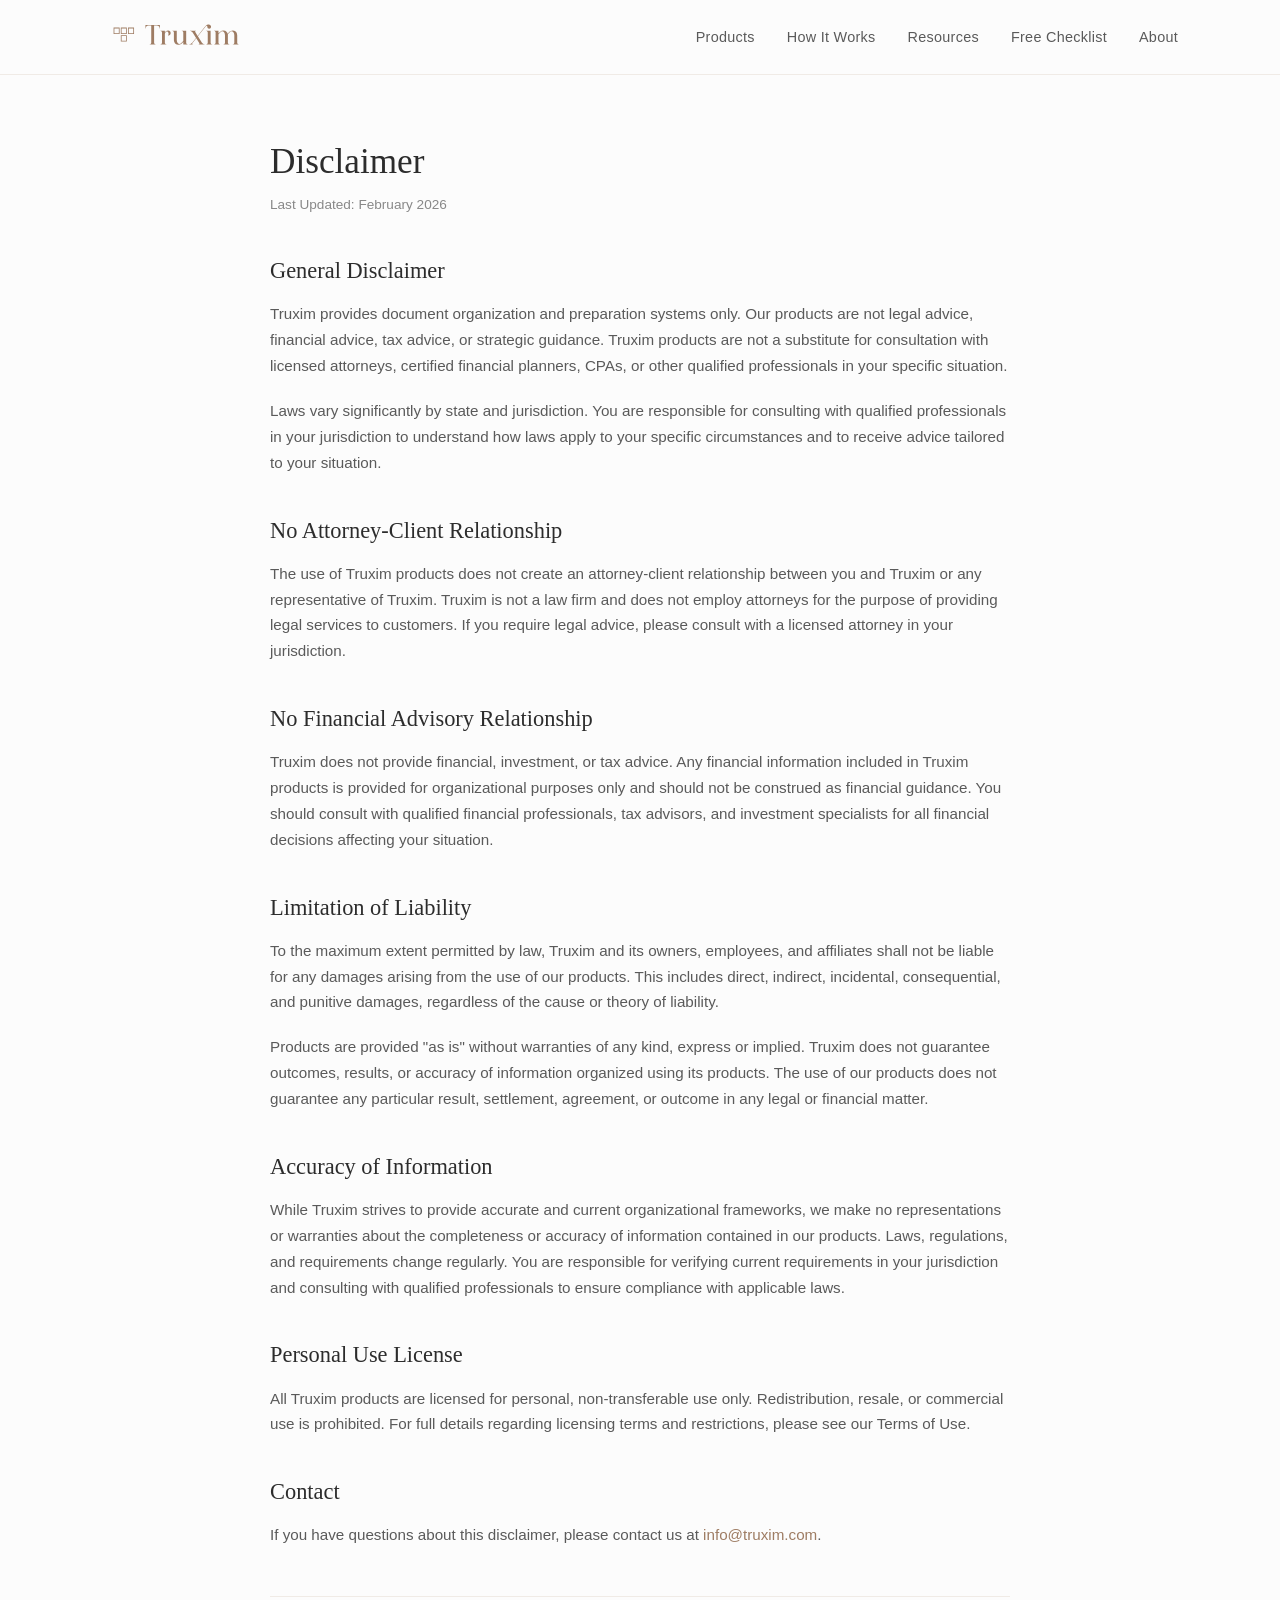
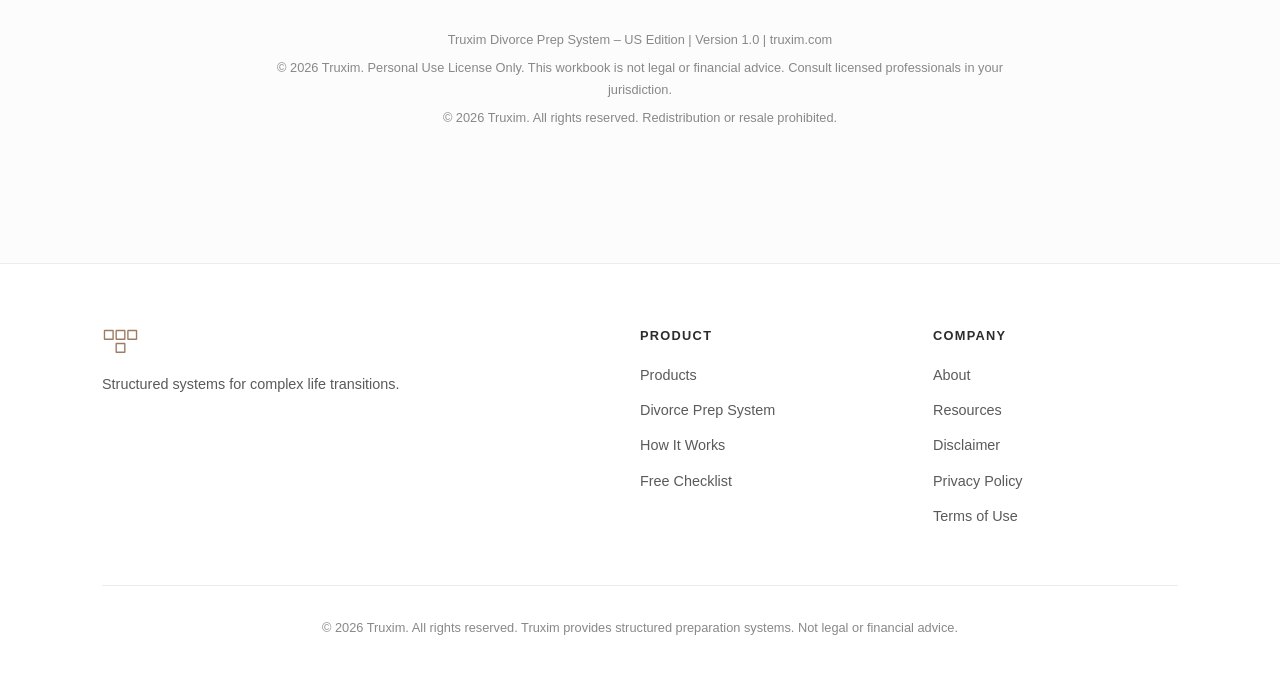
<file: disclaimer.html>
<!DOCTYPE html>
<html lang="en">
<head>
  <meta charset="UTF-8">
  <meta name="viewport" content="width=device-width, initial-scale=1.0">
  <meta name="description" content="Legal disclaimer for Truxim products and services. Truxim provides document organization systems, not legal or financial advice.">
  <title>Disclaimer | Truxim</title>
  <link rel="icon" href="images/truxim-icon.svg" type="image/svg+xml">
  <link rel="stylesheet" href="css/style.css">
</head>
<body>
  <a href="#main" class="skip-link">Skip to main content</a>
  <header class="site-header">
    <div class="header-inner">
      <a href="index.html" class="site-logo">
        <img src="images/truxim-logo.svg" alt="Truxim" width="160" height="36">
      </a>
      <input type="checkbox" id="nav-toggle" class="nav-toggle-check">
      <label for="nav-toggle" class="nav-toggle-label">Menu</label>
      <nav class="main-nav">
        <a href="products.html">Products</a>
        <a href="how-it-works.html">How It Works</a>
        <a href="resources.html">Resources</a>
        <a href="free-checklist.html">Free Checklist</a>
        <a href="about.html">About</a>
      </nav>
    </div>
  </header>

  <main id="main" class="legal-content">
    <h1>Disclaimer</h1>
    <p class="last-updated">Last Updated: February 2026</p>

    <section>
      <h2>General Disclaimer</h2>
      <p>Truxim provides document organization and preparation systems only. Our products are not legal advice, financial advice, tax advice, or strategic guidance. Truxim products are not a substitute for consultation with licensed attorneys, certified financial planners, CPAs, or other qualified professionals in your specific situation.</p>
      <p>Laws vary significantly by state and jurisdiction. You are responsible for consulting with qualified professionals in your jurisdiction to understand how laws apply to your specific circumstances and to receive advice tailored to your situation.</p>
    </section>

    <section>
      <h2>No Attorney-Client Relationship</h2>
      <p>The use of Truxim products does not create an attorney-client relationship between you and Truxim or any representative of Truxim. Truxim is not a law firm and does not employ attorneys for the purpose of providing legal services to customers. If you require legal advice, please consult with a licensed attorney in your jurisdiction.</p>
    </section>

    <section>
      <h2>No Financial Advisory Relationship</h2>
      <p>Truxim does not provide financial, investment, or tax advice. Any financial information included in Truxim products is provided for organizational purposes only and should not be construed as financial guidance. You should consult with qualified financial professionals, tax advisors, and investment specialists for all financial decisions affecting your situation.</p>
    </section>

    <section>
      <h2>Limitation of Liability</h2>
      <p>To the maximum extent permitted by law, Truxim and its owners, employees, and affiliates shall not be liable for any damages arising from the use of our products. This includes direct, indirect, incidental, consequential, and punitive damages, regardless of the cause or theory of liability.</p>
      <p>Products are provided "as is" without warranties of any kind, express or implied. Truxim does not guarantee outcomes, results, or accuracy of information organized using its products. The use of our products does not guarantee any particular result, settlement, agreement, or outcome in any legal or financial matter.</p>
    </section>

    <section>
      <h2>Accuracy of Information</h2>
      <p>While Truxim strives to provide accurate and current organizational frameworks, we make no representations or warranties about the completeness or accuracy of information contained in our products. Laws, regulations, and requirements change regularly. You are responsible for verifying current requirements in your jurisdiction and consulting with qualified professionals to ensure compliance with applicable laws.</p>
    </section>

    <section>
      <h2>Personal Use License</h2>
      <p>All Truxim products are licensed for personal, non-transferable use only. Redistribution, resale, or commercial use is prohibited. For full details regarding licensing terms and restrictions, please see our Terms of Use.</p>
    </section>

    <section>
      <h2>Contact</h2>
      <p>If you have questions about this disclaimer, please contact us at <a href="mailto:info@truxim.com">info@truxim.com</a>.</p>
    </section>

    <div class="legal-footer-block">
      <p>Truxim Divorce Prep System – US Edition | Version 1.0 | truxim.com</p>
      <p>© 2026 Truxim. Personal Use License Only. This workbook is not legal or financial advice. Consult licensed professionals in your jurisdiction.</p>
      <p>© 2026 Truxim. All rights reserved. Redistribution or resale prohibited.</p>
    </div>
  </main>

  <footer class="site-footer">
    <div class="footer-inner">
      <div class="footer-grid">
        <div class="footer-brand">
          <img src="images/truxim-icon.svg" alt="Truxim" width="40" height="30">
          <p>Structured systems for complex life transitions.</p>
        </div>
        <div class="footer-links">
          <h4>Product</h4>
          <ul>
            <li><a href="products.html">Products</a></li>
            <li><a href="divorce-prep-system.html">Divorce Prep System</a></li>
            <li><a href="how-it-works.html">How It Works</a></li>
            <li><a href="free-checklist.html">Free Checklist</a></li>
          </ul>
        </div>
        <div class="footer-links">
          <h4>Company</h4>
          <ul>
            <li><a href="about.html">About</a></li>
            <li><a href="resources.html">Resources</a></li>
            <li><a href="disclaimer.html">Disclaimer</a></li>
            <li><a href="privacy.html">Privacy Policy</a></li>
            <li><a href="terms.html">Terms of Use</a></li>
          </ul>
        </div>
      </div>
      <div class="footer-legal">
        <p>&copy; 2026 Truxim. All rights reserved. Truxim provides structured preparation systems. Not legal or financial advice.</p>
      </div>
    </div>
  </footer>

<!-- Default Statcounter code for truxim.com -->
<script type="text/javascript">
var sc_project=13205528;
var sc_invisible=1;
var sc_security="69899f8c";
</script>
<script type="text/javascript"
src="https://www.statcounter.com/counter/counter.js"
async></script>
<noscript><div class="statcounter"><a title="web statistics"
href="https://statcounter.com/" target="_blank"><img
class="statcounter"
src="https://c.statcounter.com/13205528/0/69899f8c/1/"
alt="web statistics"
referrerPolicy="no-referrer-when-downgrade"></a></div></noscript>
<!-- End of Statcounter Code -->
</body>
</html>
</file>
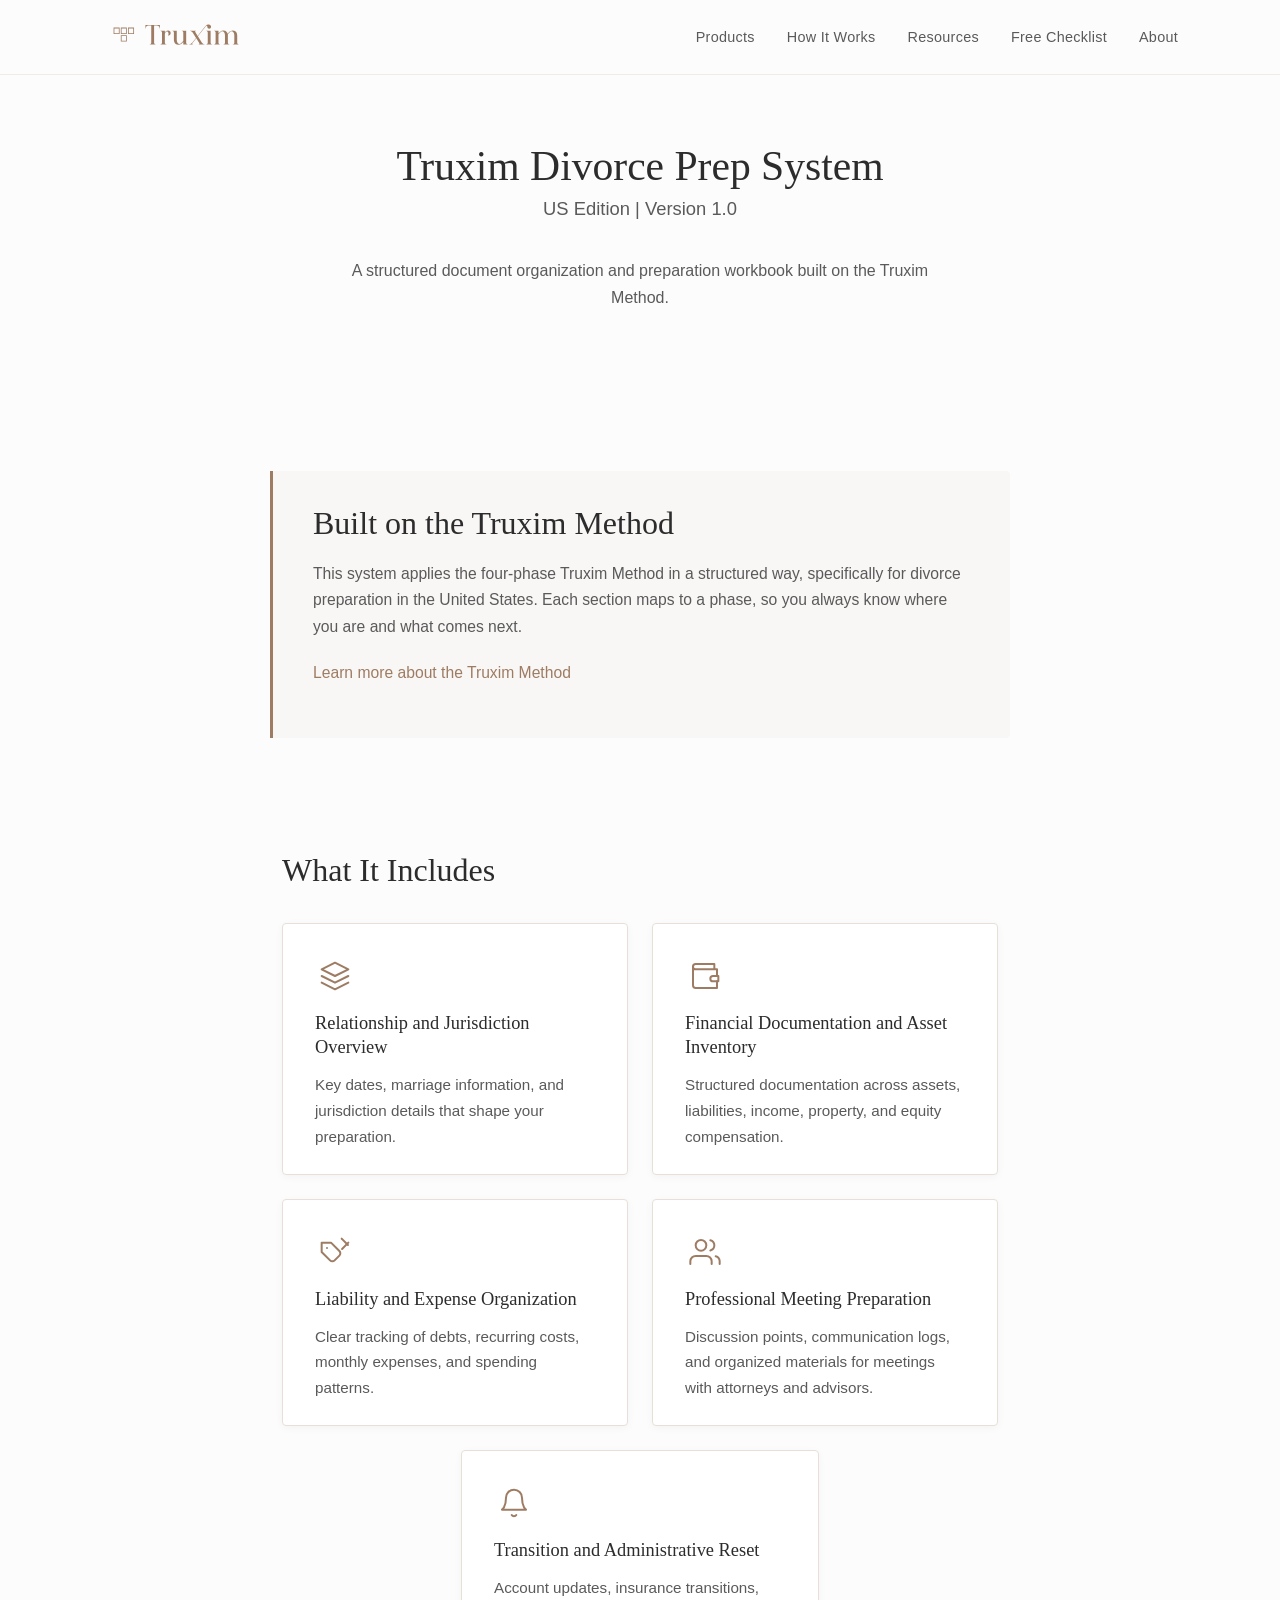
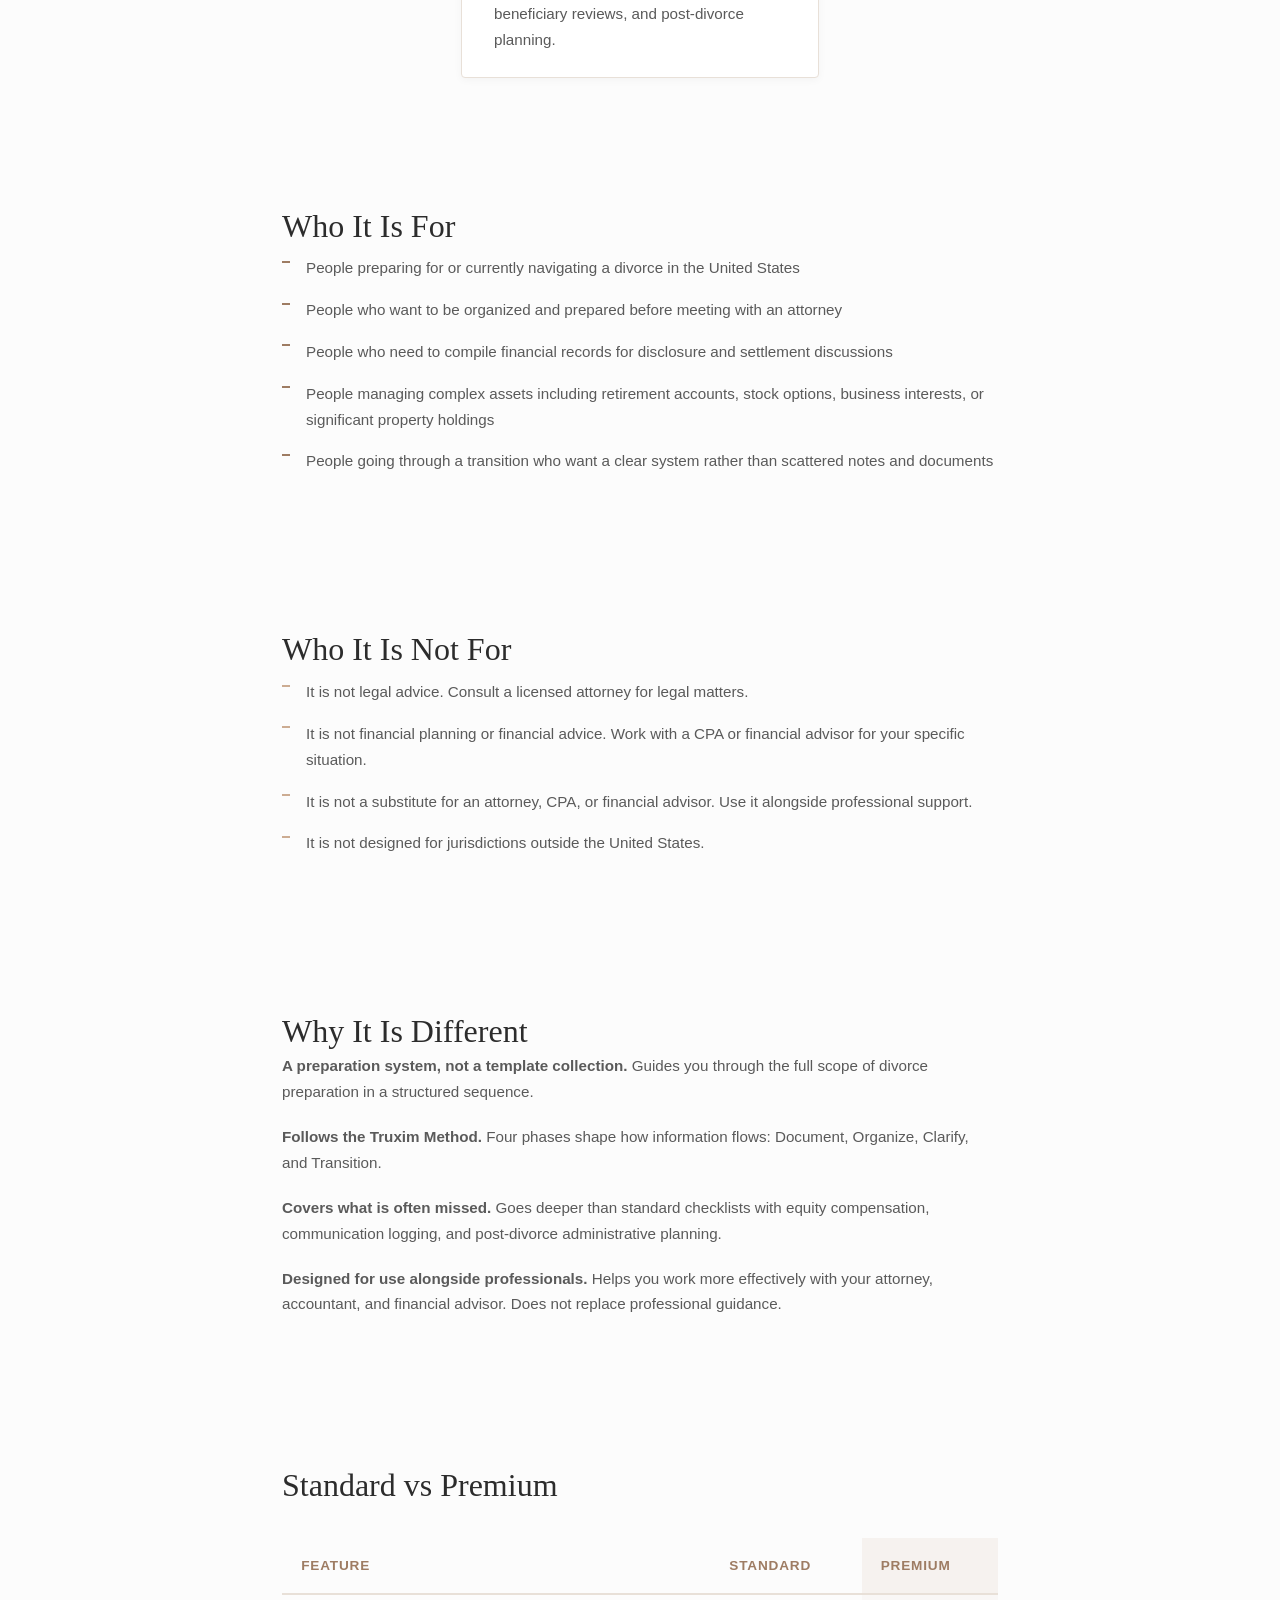
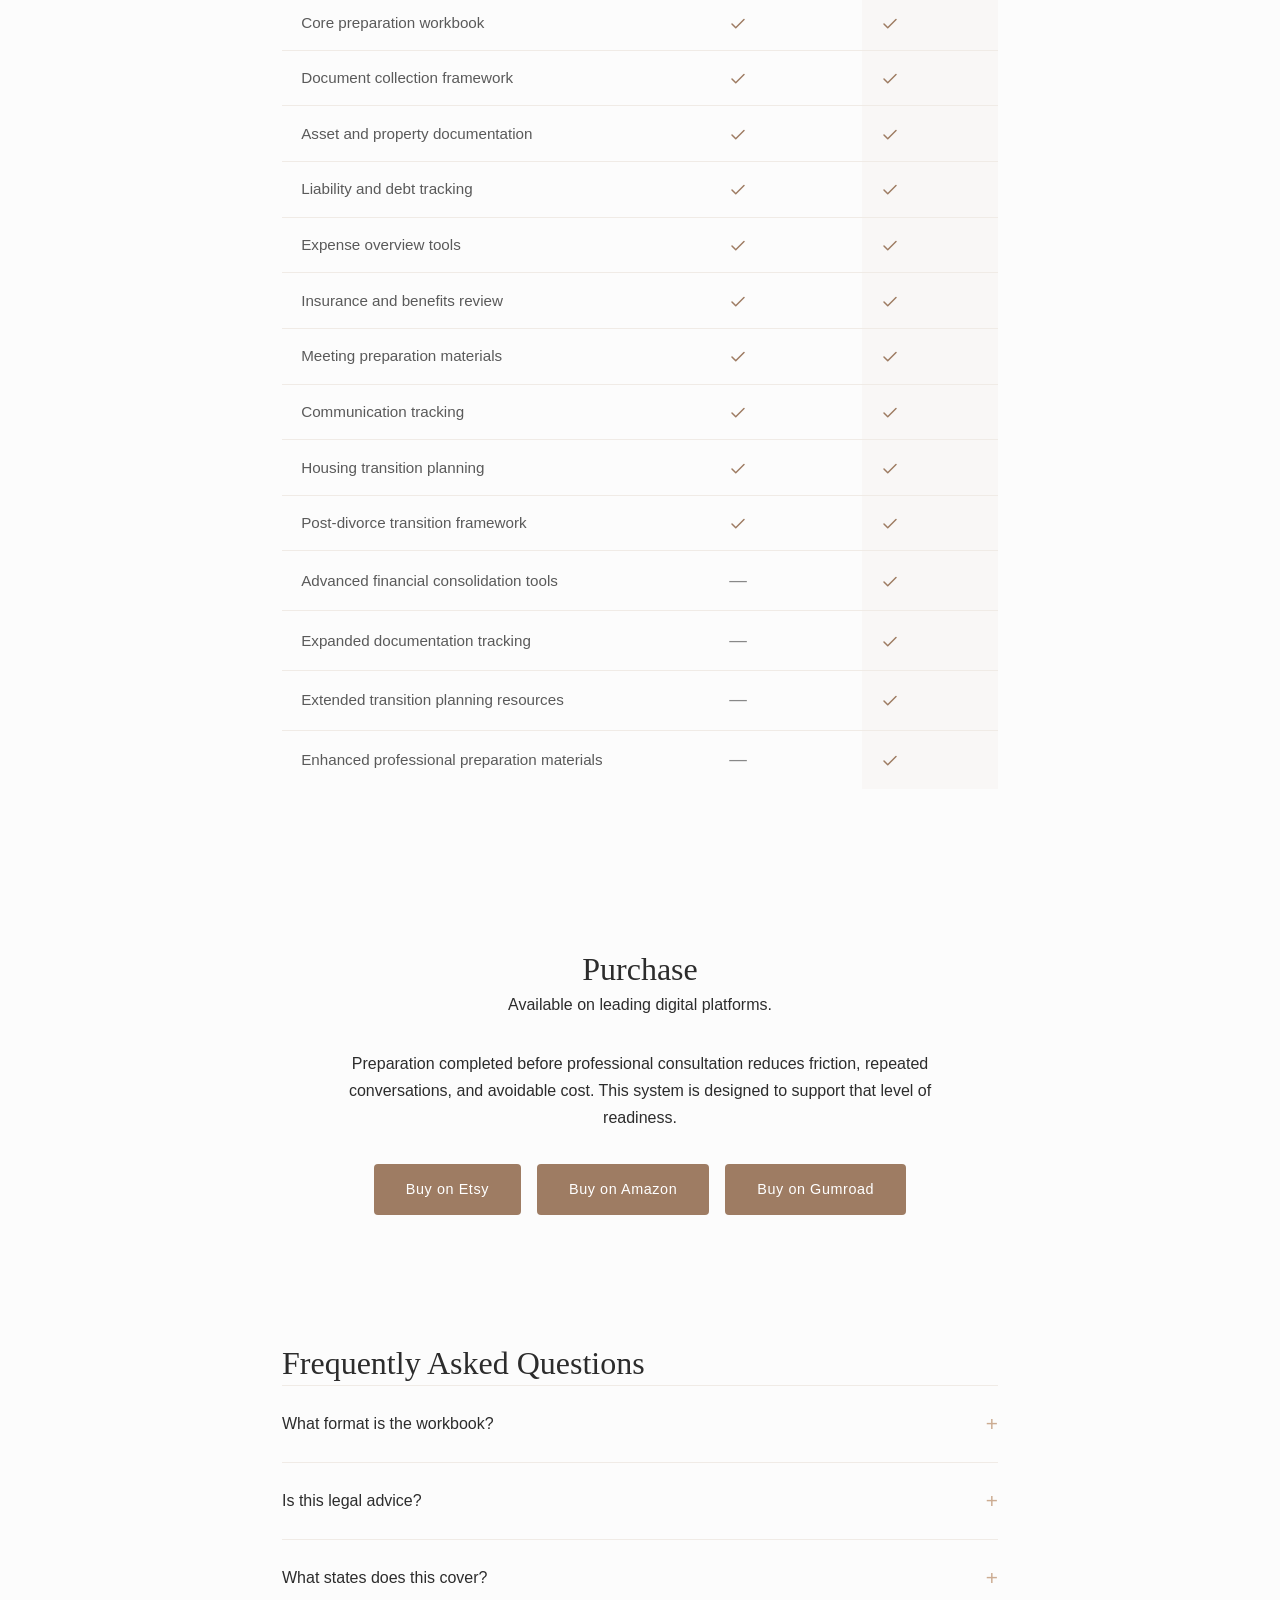
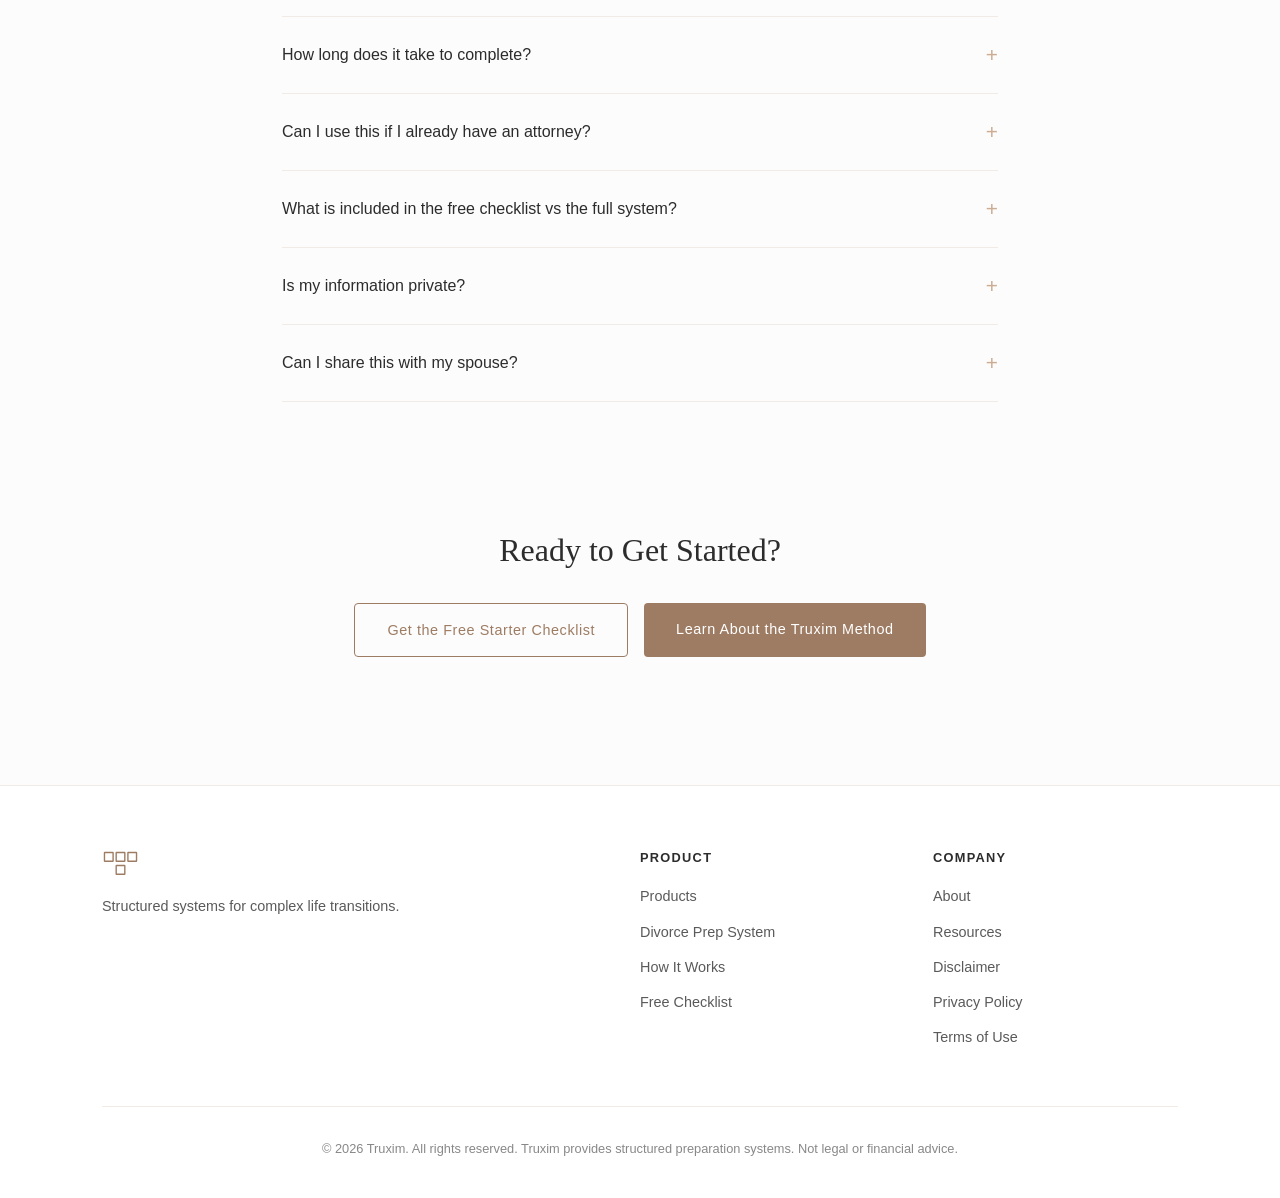
<file: divorce-prep-system.html>
<!DOCTYPE html>
<html lang="en">
<head>
  <meta charset="UTF-8">
  <meta name="viewport" content="width=device-width, initial-scale=1.0">
  <meta name="description" content="Truxim Divorce Prep System – US Edition. A structured document organization and preparation workbook for navigating divorce with clarity and organization.">
  <title>Divorce Prep System – US Edition | Truxim</title>
  <link rel="icon" type="image/svg+xml" href="images/truxim-icon.svg">
  <link rel="stylesheet" href="css/style.css">
  <script type="application/ld+json">
  {
    "@context": "https://schema.org",
    "@type": "Product",
    "name": "Truxim Divorce Prep System – US Edition",
    "description": "A structured document organization and preparation workbook for US residents navigating divorce. Covers asset inventory, expense tracking, document collection, and administrative transition planning.",
    "brand": {
      "@type": "Brand",
      "name": "Truxim"
    },
    "category": "Document Organization System",
    "offers": {
      "@type": "AggregateOffer",
      "priceCurrency": "USD",
      "availability": "https://schema.org/InStock"
    }
  }
  </script>
  <script type="application/ld+json">
  {
    "@context": "https://schema.org",
    "@type": "FAQPage",
    "mainEntity": [
      {
        "@type": "Question",
        "name": "What format is the workbook?",
        "acceptedAnswer": {
          "@type": "Answer",
          "text": "The Truxim Divorce Prep System is provided as a downloadable PDF workbook. You can fill it out digitally or print it for handwritten completion. The system is designed for personal use on your own devices."
        }
      },
      {
        "@type": "Question",
        "name": "Is this legal advice?",
        "acceptedAnswer": {
          "@type": "Answer",
          "text": "No. The Truxim Divorce Prep System is not legal advice and does not provide legal guidance. It is a preparation and organization tool designed to help you compile information before meeting with an attorney. You should consult with a licensed attorney in your jurisdiction for all legal matters."
        }
      },
      {
        "@type": "Question",
        "name": "What states does this cover?",
        "acceptedAnswer": {
          "@type": "Answer",
          "text": "This is the US Edition, designed for residents of all United States jurisdictions. While divorce laws vary by state and county, the system covers the universal categories of documents, assets, and information relevant across US divorces. Consult with your state-specific attorney regarding jurisdiction-specific requirements."
        }
      },
      {
        "@type": "Question",
        "name": "How long does it take to complete?",
        "acceptedAnswer": {
          "@type": "Answer",
          "text": "Completion time varies depending on the complexity of your situation and assets. Most users spend 8-15 hours working through the entire system. You can work through it at your own pace and don't need to complete it all at once."
        }
      },
      {
        "@type": "Question",
        "name": "Can I use this if I already have an attorney?",
        "acceptedAnswer": {
          "@type": "Answer",
          "text": "Yes. In fact, this system is designed to be used alongside professional support. Many attorneys appreciate when clients arrive with organized financial information and documentation. Your attorney may ask you to gather exactly the information this system guides you through."
        }
      },
      {
        "@type": "Question",
        "name": "What is included in the free checklist vs the full system?",
        "acceptedAnswer": {
          "@type": "Answer",
          "text": "The free checklist provides a high-level overview of essential documents you need to gather. The full Divorce Prep System goes significantly deeper with organized worksheets, detailed category breakdowns, expense tracking, meeting logs, and comprehensive sections covering assets, liabilities, insurance, and post-divorce transition planning."
        }
      },
      {
        "@type": "Question",
        "name": "Is my information private?",
        "acceptedAnswer": {
          "@type": "Answer",
          "text": "Yes. When you download the PDF workbook, you control it completely. Truxim does not have access to any information you enter into your copy. We recommend storing your completed workbook securely, as it will contain sensitive financial information."
        }
      },
      {
        "@type": "Question",
        "name": "Can I share this with my spouse?",
        "acceptedAnswer": {
          "@type": "Answer",
          "text": "The Truxim Divorce Prep System is for your personal use. Whether you choose to share information from it with your spouse is your decision, but the workbook is licensed for personal use only and should not be redistributed. You may need to collaborate on providing certain financial documents as part of the divorce process."
        }
      }
    ]
  }
  </script>
</head>
<body>
  <a href="#main" class="skip-link">Skip to main content</a>
  <header class="site-header">
    <div class="header-inner">
      <a href="index.html" class="site-logo">
        <img src="images/truxim-logo.svg" alt="Truxim" width="160" height="36">
      </a>
      <input type="checkbox" id="nav-toggle" class="nav-toggle-check">
      <label for="nav-toggle" class="nav-toggle-label">Menu</label>
      <nav class="main-nav">
        <a href="products.html">Products</a>
        <a href="how-it-works.html">How It Works</a>
        <a href="resources.html">Resources</a>
        <a href="free-checklist.html">Free Checklist</a>
        <a href="about.html">About</a>
      </nav>
    </div>
  </header>

  <main id="main">
    <section class="hero-section">
      <div class="container">
        <div class="hero-content">
          <h1>Truxim Divorce Prep System</h1>
          <p class="hero-subtitle">US Edition | Version 1.0</p>
          <p class="hero-intro">A structured document organization and preparation workbook built on the Truxim Method.</p>
        </div>
      </div>
    </section>

    <section class="built-on-method-section">
      <div class="container">
        <div class="built-on-method-content">
          <h2>Built on the Truxim Method</h2>
          <p>This system applies the four-phase Truxim Method in a structured way, specifically for divorce preparation in the United States. Each section maps to a phase, so you always know where you are and what comes next.</p>
          <p><a href="how-it-works.html" class="link-primary">Learn more about the Truxim Method</a></p>
        </div>
      </div>
    </section>

    <section class="content-section">
      <div class="container">
        <h2>What It Includes</h2>

        <div class="domain-grid">
          <div class="domain-card">
            <div class="domain-card-icon"><svg viewBox="0 0 24 24"><path d="M12 2L2 7l10 5 10-5-10-5z"/><path d="M2 17l10 5 10-5"/><path d="M2 12l10 5 10-5"/></svg></div>
            <h3>Relationship and Jurisdiction Overview</h3>
            <p>Key dates, marriage information, and jurisdiction details that shape your preparation.</p>
          </div>

          <div class="domain-card">
            <div class="domain-card-icon"><svg viewBox="0 0 24 24"><path d="M21 12V7H5a2 2 0 0 1 0-4h14v4"/><path d="M3 5v14a2 2 0 0 0 2 2h16v-5"/><path d="M18 12a2 2 0 0 0 0 4h4v-4h-4z"/></svg></div>
            <h3>Financial Documentation and Asset Inventory</h3>
            <p>Structured documentation across assets, liabilities, income, property, and equity compensation.</p>
          </div>

          <div class="domain-card">
            <div class="domain-card-icon"><svg viewBox="0 0 24 24"><path d="M9 5H2v7l6.29 6.29c.94.94 2.48.94 3.42 0l3.58-3.58c.94-.94.94-2.48 0-3.42L9 5z"/><path d="M6 9.01V9"/><path d="M22 5l-4.7 4.7"/><path d="M17 2l4.7 4.7"/></svg></div>
            <h3>Liability and Expense Organization</h3>
            <p>Clear tracking of debts, recurring costs, monthly expenses, and spending patterns.</p>
          </div>

          <div class="domain-card">
            <div class="domain-card-icon"><svg viewBox="0 0 24 24"><path d="M17 21v-2a4 4 0 0 0-4-4H5a4 4 0 0 0-4 4v2"/><circle cx="9" cy="7" r="4"/><path d="M23 21v-2a4 4 0 0 0-3-3.87"/><path d="M16 3.13a4 4 0 0 1 0 7.75"/></svg></div>
            <h3>Professional Meeting Preparation</h3>
            <p>Discussion points, communication logs, and organized materials for meetings with attorneys and advisors.</p>
          </div>

          <div class="domain-card">
            <div class="domain-card-icon"><svg viewBox="0 0 24 24"><path d="M18 8A6 6 0 0 0 6 8c0 7-3 9-3 9h18s-3-2-3-9"/><path d="M13.73 21a2 2 0 0 1-3.46 0"/></svg></div>
            <h3>Transition and Administrative Reset</h3>
            <p>Account updates, insurance transitions, beneficiary reviews, and post-divorce planning.</p>
          </div>
        </div>
      </div>
    </section>

    <section class="content-section">
      <div class="container">
        <h2>Who It Is For</h2>
        <ul class="who-list">
          <li>People preparing for or currently navigating a divorce in the United States</li>
          <li>People who want to be organized and prepared before meeting with an attorney</li>
          <li>People who need to compile financial records for disclosure and settlement discussions</li>
          <li>People managing complex assets including retirement accounts, stock options, business interests, or significant property holdings</li>
          <li>People going through a transition who want a clear system rather than scattered notes and documents</li>
        </ul>
      </div>
    </section>

    <section class="content-section">
      <div class="container">
        <h2>Who It Is Not For</h2>
        <ul class="who-not-list">
          <li>It is not legal advice. Consult a licensed attorney for legal matters.</li>
          <li>It is not financial planning or financial advice. Work with a CPA or financial advisor for your specific situation.</li>
          <li>It is not a substitute for an attorney, CPA, or financial advisor. Use it alongside professional support.</li>
          <li>It is not designed for jurisdictions outside the United States.</li>
        </ul>
      </div>
    </section>

    <section class="content-section">
      <div class="container">
        <h2>Why It Is Different</h2>
        <div class="why-different">
          <p><strong>A preparation system, not a template collection.</strong> Guides you through the full scope of divorce preparation in a structured sequence.</p>

          <p><strong>Follows the Truxim Method.</strong> Four phases shape how information flows: Document, Organize, Clarify, and Transition.</p>

          <p><strong>Covers what is often missed.</strong> Goes deeper than standard checklists with equity compensation, communication logging, and post-divorce administrative planning.</p>

          <p><strong>Designed for use alongside professionals.</strong> Helps you work more effectively with your attorney, accountant, and financial advisor. Does not replace professional guidance.</p>
        </div>
      </div>
    </section>

    <section class="content-section">
      <div class="container">
        <h2>Standard vs Premium</h2>
        <table class="comparison-table">
          <thead>
            <tr>
              <th>Feature</th>
              <th>Standard</th>
              <th>Premium</th>
            </tr>
          </thead>
          <tbody>
            <tr>
              <td>Core preparation workbook</td>
              <td><span class="check-icon"><svg viewBox="0 0 24 24"><polyline points="20 6 9 17 4 12"/></svg></span></td>
              <td><span class="check-icon"><svg viewBox="0 0 24 24"><polyline points="20 6 9 17 4 12"/></svg></span></td>
            </tr>
            <tr>
              <td>Document collection framework</td>
              <td><span class="check-icon"><svg viewBox="0 0 24 24"><polyline points="20 6 9 17 4 12"/></svg></span></td>
              <td><span class="check-icon"><svg viewBox="0 0 24 24"><polyline points="20 6 9 17 4 12"/></svg></span></td>
            </tr>
            <tr>
              <td>Asset and property documentation</td>
              <td><span class="check-icon"><svg viewBox="0 0 24 24"><polyline points="20 6 9 17 4 12"/></svg></span></td>
              <td><span class="check-icon"><svg viewBox="0 0 24 24"><polyline points="20 6 9 17 4 12"/></svg></span></td>
            </tr>
            <tr>
              <td>Liability and debt tracking</td>
              <td><span class="check-icon"><svg viewBox="0 0 24 24"><polyline points="20 6 9 17 4 12"/></svg></span></td>
              <td><span class="check-icon"><svg viewBox="0 0 24 24"><polyline points="20 6 9 17 4 12"/></svg></span></td>
            </tr>
            <tr>
              <td>Expense overview tools</td>
              <td><span class="check-icon"><svg viewBox="0 0 24 24"><polyline points="20 6 9 17 4 12"/></svg></span></td>
              <td><span class="check-icon"><svg viewBox="0 0 24 24"><polyline points="20 6 9 17 4 12"/></svg></span></td>
            </tr>
            <tr>
              <td>Insurance and benefits review</td>
              <td><span class="check-icon"><svg viewBox="0 0 24 24"><polyline points="20 6 9 17 4 12"/></svg></span></td>
              <td><span class="check-icon"><svg viewBox="0 0 24 24"><polyline points="20 6 9 17 4 12"/></svg></span></td>
            </tr>
            <tr>
              <td>Meeting preparation materials</td>
              <td><span class="check-icon"><svg viewBox="0 0 24 24"><polyline points="20 6 9 17 4 12"/></svg></span></td>
              <td><span class="check-icon"><svg viewBox="0 0 24 24"><polyline points="20 6 9 17 4 12"/></svg></span></td>
            </tr>
            <tr>
              <td>Communication tracking</td>
              <td><span class="check-icon"><svg viewBox="0 0 24 24"><polyline points="20 6 9 17 4 12"/></svg></span></td>
              <td><span class="check-icon"><svg viewBox="0 0 24 24"><polyline points="20 6 9 17 4 12"/></svg></span></td>
            </tr>
            <tr>
              <td>Housing transition planning</td>
              <td><span class="check-icon"><svg viewBox="0 0 24 24"><polyline points="20 6 9 17 4 12"/></svg></span></td>
              <td><span class="check-icon"><svg viewBox="0 0 24 24"><polyline points="20 6 9 17 4 12"/></svg></span></td>
            </tr>
            <tr>
              <td>Post-divorce transition framework</td>
              <td><span class="check-icon"><svg viewBox="0 0 24 24"><polyline points="20 6 9 17 4 12"/></svg></span></td>
              <td><span class="check-icon"><svg viewBox="0 0 24 24"><polyline points="20 6 9 17 4 12"/></svg></span></td>
            </tr>
            <tr>
              <td>Advanced financial consolidation tools</td>
              <td><span class="dash-icon">&#8212;</span></td>
              <td><span class="check-icon"><svg viewBox="0 0 24 24"><polyline points="20 6 9 17 4 12"/></svg></span></td>
            </tr>
            <tr>
              <td>Expanded documentation tracking</td>
              <td><span class="dash-icon">&#8212;</span></td>
              <td><span class="check-icon"><svg viewBox="0 0 24 24"><polyline points="20 6 9 17 4 12"/></svg></span></td>
            </tr>
            <tr>
              <td>Extended transition planning resources</td>
              <td><span class="dash-icon">&#8212;</span></td>
              <td><span class="check-icon"><svg viewBox="0 0 24 24"><polyline points="20 6 9 17 4 12"/></svg></span></td>
            </tr>
            <tr>
              <td>Enhanced professional preparation materials</td>
              <td><span class="dash-icon">&#8212;</span></td>
              <td><span class="check-icon"><svg viewBox="0 0 24 24"><polyline points="20 6 9 17 4 12"/></svg></span></td>
            </tr>
          </tbody>
        </table>
      </div>
    </section>

    <section class="content-section pricing-section">
      <div class="container">
        <h2>Purchase</h2>
        <p>Available on leading digital platforms.</p>
        <p style="max-width: 640px; margin: 2rem auto 1rem;">Preparation completed before professional consultation reduces friction, repeated conversations, and avoidable cost. This system is designed to support that level of readiness.</p>
        <div class="purchase-buttons">
          <a href="#" class="button">Buy on Etsy</a>
          <a href="#" class="button">Buy on Amazon</a>
          <a href="#" class="button">Buy on Gumroad</a>
        </div>
      </div>
    </section>

    <section class="content-section">
      <div class="container">
        <h2>Frequently Asked Questions</h2>
        <div class="faq-list">
          <div class="faq-item">
            <input type="checkbox" id="faq-1" class="faq-question">
            <label for="faq-1" class="faq-label">What format is the workbook?</label>
            <div class="faq-answer">
              <div class="faq-answer-inner">
                <p>The Truxim Divorce Prep System is provided as a downloadable PDF workbook. You can fill it out digitally on your computer or tablet, or print it for handwritten completion. The system is designed for personal use on your own devices.</p>
              </div>
            </div>
          </div>

          <div class="faq-item">
            <input type="checkbox" id="faq-2" class="faq-question">
            <label for="faq-2" class="faq-label">Is this legal advice?</label>
            <div class="faq-answer">
              <div class="faq-answer-inner">
                <p>No. The Truxim Divorce Prep System is not legal advice and does not provide legal guidance. It is a preparation and organization tool designed to help you compile information before meeting with an attorney. You should consult with a licensed attorney in your jurisdiction for all legal matters.</p>
              </div>
            </div>
          </div>

          <div class="faq-item">
            <input type="checkbox" id="faq-3" class="faq-question">
            <label for="faq-3" class="faq-label">What states does this cover?</label>
            <div class="faq-answer">
              <div class="faq-answer-inner">
                <p>This is the US Edition, designed for residents of all United States jurisdictions. While divorce laws vary by state and county, the system covers the universal categories of documents, assets, and information relevant across US divorces. Consult with your state-specific attorney regarding jurisdiction-specific requirements.</p>
              </div>
            </div>
          </div>

          <div class="faq-item">
            <input type="checkbox" id="faq-4" class="faq-question">
            <label for="faq-4" class="faq-label">How long does it take to complete?</label>
            <div class="faq-answer">
              <div class="faq-answer-inner">
                <p>Completion time varies depending on the complexity of your situation and assets. Most users spend 8-15 hours working through the entire system. You can work through it at your own pace and don't need to complete it all at once.</p>
              </div>
            </div>
          </div>

          <div class="faq-item">
            <input type="checkbox" id="faq-5" class="faq-question">
            <label for="faq-5" class="faq-label">Can I use this if I already have an attorney?</label>
            <div class="faq-answer">
              <div class="faq-answer-inner">
                <p>Yes. In fact, this system is designed to be used alongside professional support. Many attorneys appreciate when clients arrive with organized financial information and documentation. Your attorney may ask you to gather exactly the information this system guides you through.</p>
              </div>
            </div>
          </div>

          <div class="faq-item">
            <input type="checkbox" id="faq-6" class="faq-question">
            <label for="faq-6" class="faq-label">What is included in the free checklist vs the full system?</label>
            <div class="faq-answer">
              <div class="faq-answer-inner">
                <p>The free checklist provides a high-level overview of essential documents you need to gather. The full Divorce Prep System goes significantly deeper with organized worksheets, detailed category breakdowns, expense tracking, meeting logs, and comprehensive sections covering assets, liabilities, insurance, and post-divorce transition planning.</p>
              </div>
            </div>
          </div>

          <div class="faq-item">
            <input type="checkbox" id="faq-7" class="faq-question">
            <label for="faq-7" class="faq-label">Is my information private?</label>
            <div class="faq-answer">
              <div class="faq-answer-inner">
                <p>Yes. When you download the PDF workbook, you control it completely. Truxim does not have access to any information you enter into your copy. We recommend storing your completed workbook securely, as it will contain sensitive financial information.</p>
              </div>
            </div>
          </div>

          <div class="faq-item">
            <input type="checkbox" id="faq-8" class="faq-question">
            <label for="faq-8" class="faq-label">Can I share this with my spouse?</label>
            <div class="faq-answer">
              <div class="faq-answer-inner">
                <p>The Truxim Divorce Prep System is for your personal use. Whether you choose to share information from it with your spouse is your decision, but the workbook is licensed for personal use only and should not be redistributed. You may need to collaborate on providing certain financial documents as part of the divorce process.</p>
              </div>
            </div>
          </div>
        </div>
      </div>
    </section>

    <section class="content-section cta-section">
      <div class="container">
        <h2>Ready to Get Started?</h2>
        <div class="cta-buttons">
          <a href="free-checklist.html" class="button button-secondary">Get the Free Starter Checklist</a>
          <a href="how-it-works.html" class="button button-primary">Learn About the Truxim Method</a>
        </div>
      </div>
    </section>
  </main>

  <footer class="site-footer">
    <div class="footer-inner">
      <div class="footer-grid">
        <div class="footer-brand">
          <img src="images/truxim-icon.svg" alt="Truxim" width="40" height="30">
          <p>Structured systems for complex life transitions.</p>
        </div>
        <div class="footer-links">
          <h4>Product</h4>
          <ul>
            <li><a href="products.html">Products</a></li>
            <li><a href="divorce-prep-system.html">Divorce Prep System</a></li>
            <li><a href="how-it-works.html">How It Works</a></li>
            <li><a href="free-checklist.html">Free Checklist</a></li>
          </ul>
        </div>
        <div class="footer-links">
          <h4>Company</h4>
          <ul>
            <li><a href="about.html">About</a></li>
            <li><a href="resources.html">Resources</a></li>
            <li><a href="disclaimer.html">Disclaimer</a></li>
            <li><a href="privacy.html">Privacy Policy</a></li>
            <li><a href="terms.html">Terms of Use</a></li>
          </ul>
        </div>
      </div>
      <div class="footer-legal">
        <p>&copy; 2026 Truxim. All rights reserved. Truxim provides structured preparation systems. Not legal or financial advice.</p>
      </div>
    </div>
  </footer>

<!-- Default Statcounter code for truxim.com -->
<script type="text/javascript">
var sc_project=13205528;
var sc_invisible=1;
var sc_security="69899f8c";
</script>
<script type="text/javascript"
src="https://www.statcounter.com/counter/counter.js"
async></script>
<noscript><div class="statcounter"><a title="web statistics"
href="https://statcounter.com/" target="_blank"><img
class="statcounter"
src="https://c.statcounter.com/13205528/0/69899f8c/1/"
alt="web statistics"
referrerPolicy="no-referrer-when-downgrade"></a></div></noscript>
<!-- End of Statcounter Code -->
</body>
</html>
</file>
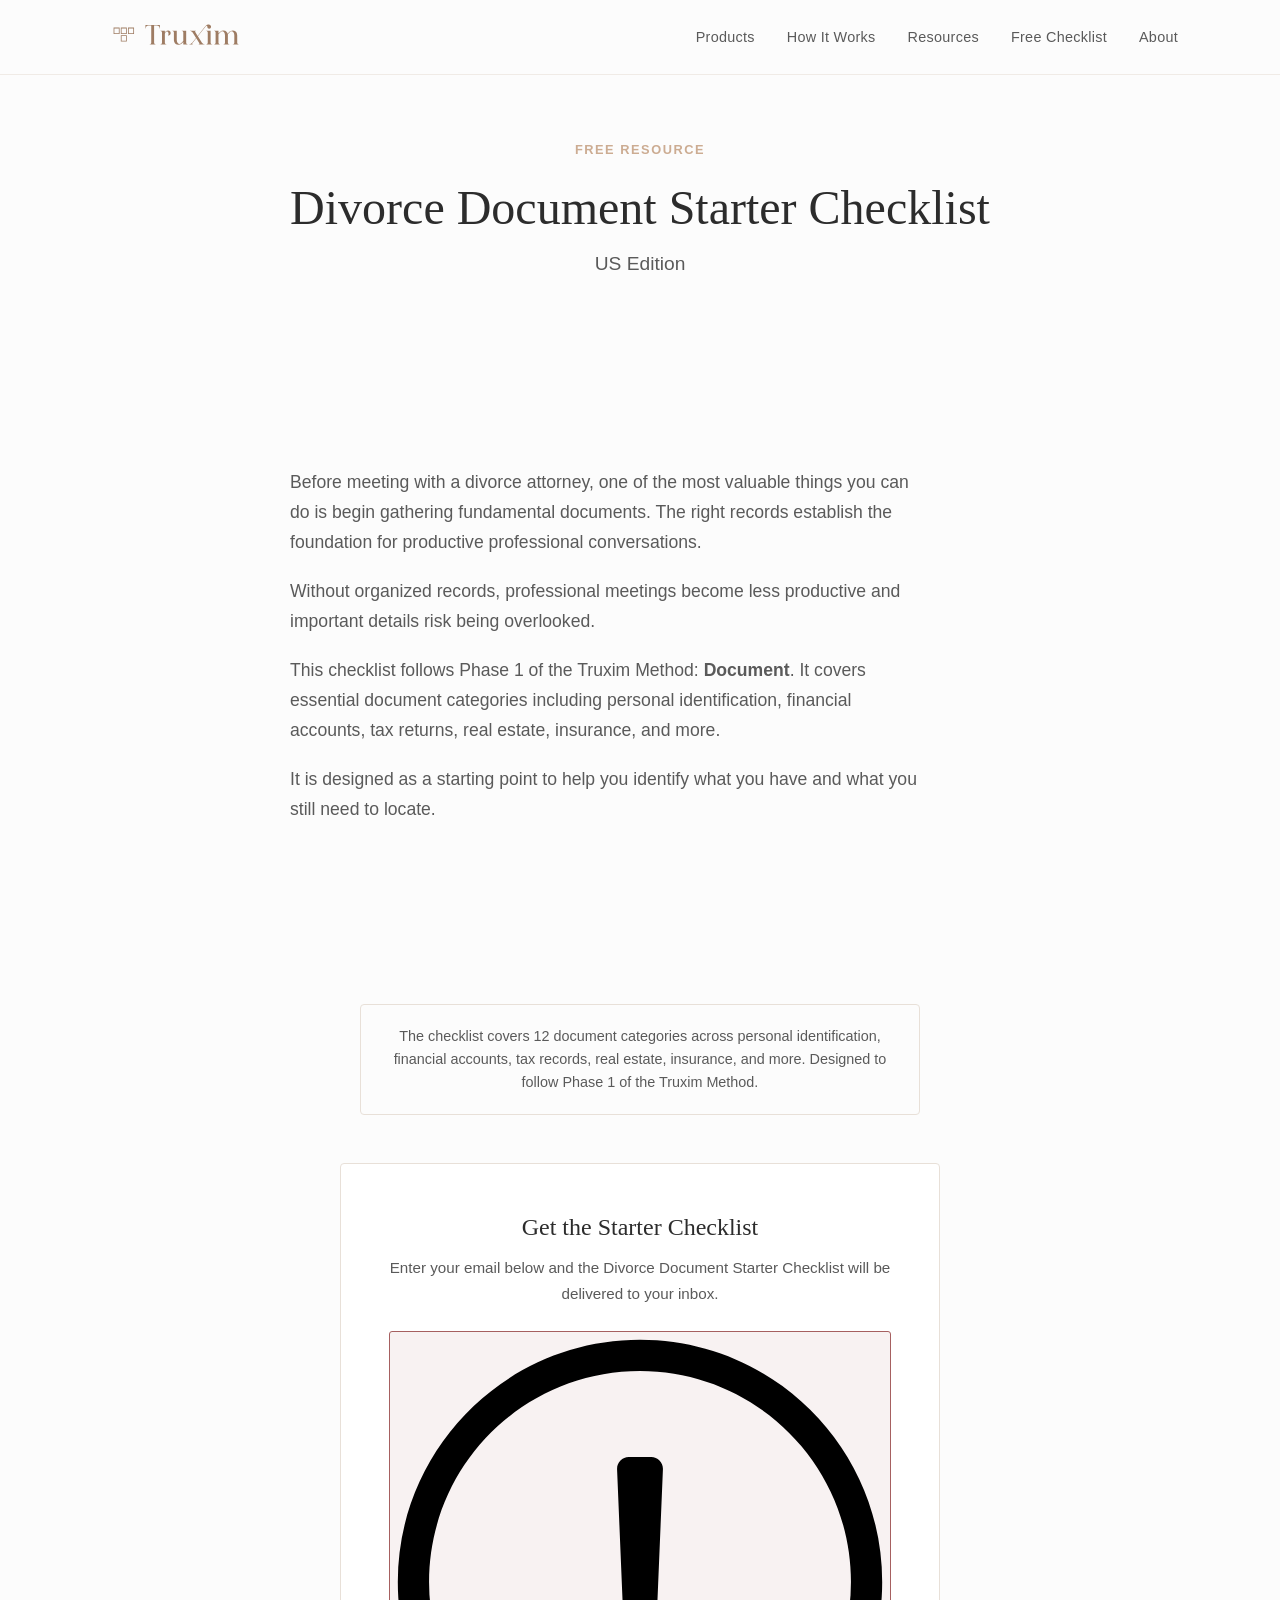
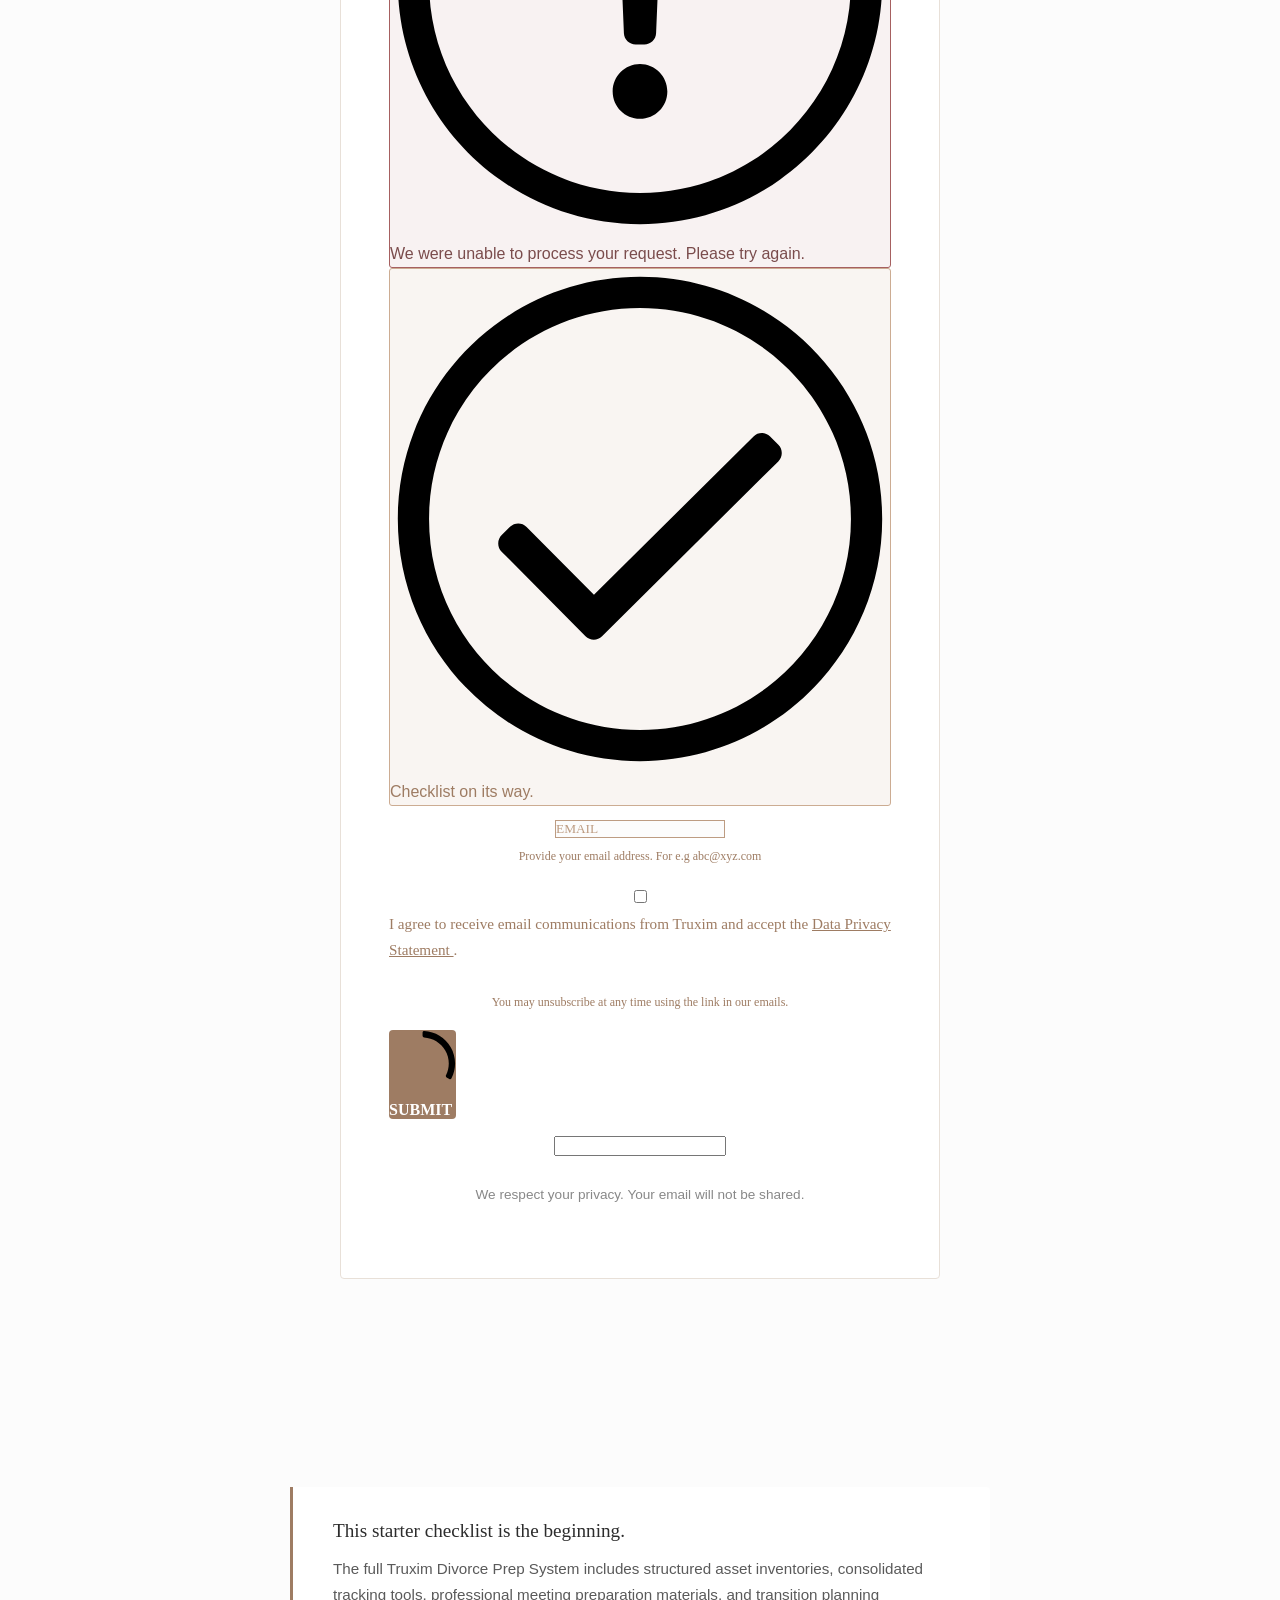
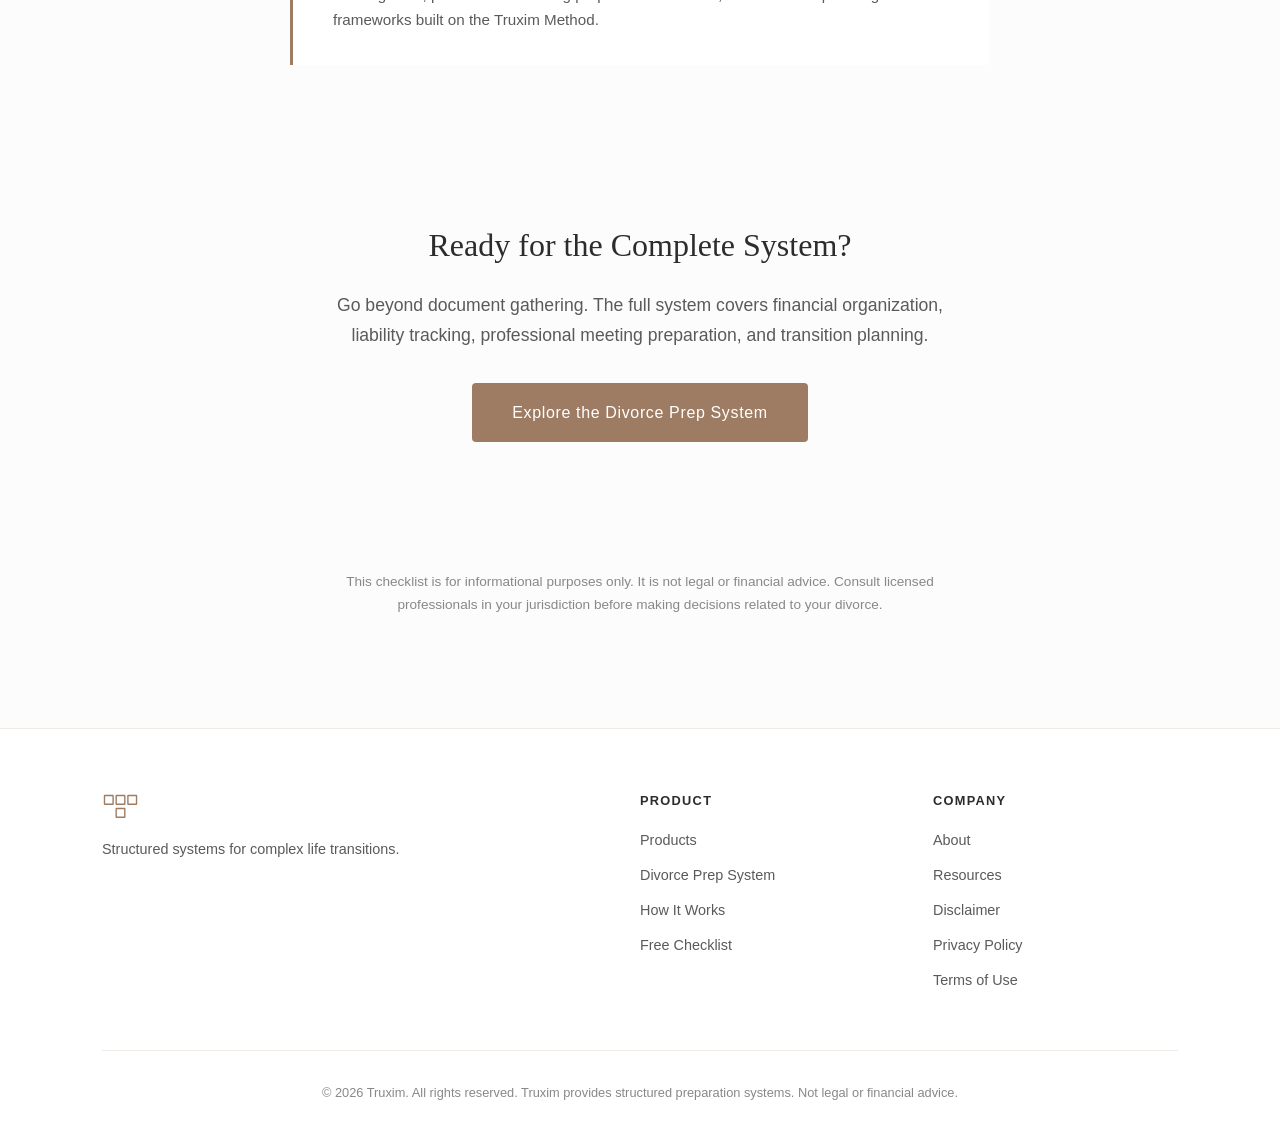
<file: free-checklist.html>
<!DOCTYPE html>
<html lang="en">
<head>
  <meta charset="UTF-8">
  <meta name="viewport" content="width=device-width, initial-scale=1.0">
  <meta name="description" content="Free Divorce Document Starter Checklist from Truxim. A high-level guide to the document categories you should begin gathering before meeting with a divorce attorney.">
  <title>Free Divorce Document Starter Checklist | Truxim</title>
  <link rel="icon" type="image/svg+xml" href="images/truxim-icon.svg">
  <link rel="stylesheet" href="css/style.css">

  <!-- START - Brevo form styles -->
  <style>
    @font-face {
      font-display: block;
      font-family: Roboto;
      src: url(https://assets.brevo.com/font/Roboto/Latin/normal/normal/7529907e9eaf8ebb5220c5f9850e3811.woff2) format("woff2"), url(https://assets.brevo.com/font/Roboto/Latin/normal/normal/25c678feafdc175a70922a116c9be3e7.woff) format("woff")
    }

    @font-face {
      font-display: fallback;
      font-family: Roboto;
      font-weight: 600;
      src: url(https://assets.brevo.com/font/Roboto/Latin/medium/normal/6e9caeeafb1f3491be3e32744bc30440.woff2) format("woff2"), url(https://assets.brevo.com/font/Roboto/Latin/medium/normal/71501f0d8d5aa95960f6475d5487d4c2.woff) format("woff")
    }

    @font-face {
      font-display: fallback;
      font-family: Roboto;
      font-weight: 700;
      src: url(https://assets.brevo.com/font/Roboto/Latin/bold/normal/3ef7cf158f310cf752d5ad08cd0e7e60.woff2) format("woff2"), url(https://assets.brevo.com/font/Roboto/Latin/bold/normal/ece3a1d82f18b60bcce0211725c476aa.woff) format("woff")
    }

    #sib-container input:-ms-input-placeholder {
      text-align: left;
      font-family: Georgia, serif;
      color: #bd9c82;
    }

    #sib-container input::placeholder {
      text-align: left;
      font-family: Georgia, serif;
      color: #bd9c82;
    }

    #sib-container textarea::placeholder {
      text-align: left;
      font-family: Georgia, serif;
      color: #bd9c82;
    }

    #sib-container a {
      text-decoration: underline;
      color: #2BB2FC;
    }
  </style>
  <link rel="stylesheet" href="https://sibforms.com/forms/end-form/build/sib-styles.css">
  <!-- END - Brevo form styles -->

  <!-- Brevo brand overrides -->
  <style>
    #sib-container, #sib-container * { font-family: Georgia, serif !important; color: #9e7c63 !important; }
    .sib-form { background-color: transparent !important; }
    #sib-container { background-color: transparent !important; border: none !important; border-radius: 0 !important; max-width: 540px !important; margin: 0 auto !important; box-shadow: none !important; padding: 0 !important; }
    #sib-container .input { border: 1px solid #bd9c82 !important; background-color: #fcfcfc !important; }
    .sib-form-block__button { background-color: #9e7c63 !important; color: #ffffff !important; border-radius: 4px !important; font-family: Georgia, serif !important; }
    .sib-form-block__button:hover { background-color: #bd9c82 !important; }
    #success-message { background-color: rgba(204, 172, 146, 0.12) !important; border: 1px solid #ccac92 !important; color: #9e7c63 !important; }
    #error-message { background-color: rgba(166, 96, 96, 0.08) !important; border: 1px solid #a66060 !important; color: #7a4c4c !important; }
  </style>
</head>
<body>
  <a href="#main" class="skip-link">Skip to main content</a>

  <header class="site-header">
    <div class="header-inner">
      <a href="index.html" class="site-logo">
        <img src="images/truxim-logo.svg" alt="Truxim" width="160" height="36">
      </a>
      <input type="checkbox" id="nav-toggle" class="nav-toggle-check">
      <label for="nav-toggle" class="nav-toggle-label">Menu</label>
      <nav class="main-nav">
        <a href="products.html">Products</a>
        <a href="how-it-works.html">How It Works</a>
        <a href="resources.html">Resources</a>
        <a href="free-checklist.html">Free Checklist</a>
        <a href="about.html">About</a>
      </nav>
    </div>
  </header>

  <main id="main">

    <section class="hero">
      <div class="container">
        <span class="section-label">Free Resource</span>
        <h1 style="margin-bottom: 0.5rem;">Divorce Document Starter Checklist</h1>
        <p class="subtitle" style="margin-bottom: 1rem;">US Edition</p>
      </div>
    </section>

    <section class="section">
      <div class="container">
        <div style="max-width: 700px; margin: 0 auto;">
          <p class="section-subtitle" style="margin-top: 0.75rem;">Before meeting with a divorce attorney, one of the most valuable things you can do is begin gathering fundamental documents. The right records establish the foundation for productive professional conversations.</p>

          <p class="section-subtitle" style="margin-top: 0;">Without organized records, professional meetings become less productive and important details risk being overlooked.</p>

          <p class="section-subtitle" style="margin-top: 0;">This checklist follows Phase 1 of the Truxim Method: <strong>Document</strong>. It covers essential document categories including personal identification, financial accounts, tax returns, real estate, insurance, and more.</p>

          <p class="section-subtitle" style="margin-top: 0;">It is designed as a starting point to help you identify what you have and what you still need to locate.</p>
        </div>
      </div>
    </section>

    <section class="section">
      <div class="container">
        <div class="email-callout">
          <p>The checklist covers 12 document categories across personal identification, financial accounts, tax records, real estate, insurance, and more. Designed to follow Phase 1 of the Truxim Method.</p>
        </div>
        <div class="email-capture">
          <h3>Get the Starter Checklist</h3>
          <p>Enter your email below and the Divorce Document Starter Checklist will be delivered to your inbox.</p>
          <!-- START - Brevo Embedded Form -->
          <div class="sib-form" style="text-align: center;
         background-color: transparent;                                 ">
  <div id="sib-form-container" class="sib-form-container">
    <div id="error-message" class="sib-form-message-panel" style="font-size:16px; text-align:left; font-family:Helvetica, sans-serif; color:#661d1d; background-color:#ffeded; border-radius:3px; border-color:#ff4949;max-width:540px;">
      <div class="sib-form-message-panel__text sib-form-message-panel__text--center">
        <svg viewBox="0 0 512 512" class="sib-icon sib-notification__icon">
          <path d="M256 40c118.621 0 216 96.075 216 216 0 119.291-96.61 216-216 216-119.244 0-216-96.562-216-216 0-119.203 96.602-216 216-216m0-32C119.043 8 8 119.083 8 256c0 136.997 111.043 248 248 248s248-111.003 248-248C504 119.083 392.957 8 256 8zm-11.49 120h22.979c6.823 0 12.274 5.682 11.99 12.5l-7 168c-.268 6.428-5.556 11.5-11.99 11.5h-8.979c-6.433 0-11.722-5.073-11.99-11.5l-7-168c-.283-6.818 5.167-12.5 11.99-12.5zM256 340c-15.464 0-28 12.536-28 28s12.536 28 28 28 28-12.536 28-28-12.536-28-28-28z" />
        </svg>
        <span class="sib-form-message-panel__inner-text">
                          We were unable to process your request. Please try again.
                      </span>
      </div>
    </div>
    <div></div>
    <div id="success-message" class="sib-form-message-panel" style="font-size:16px; text-align:left; font-family:Helvetica, sans-serif; color:#085229; background-color:#e7faf0; border-radius:3px; border-color:#13ce66;max-width:540px;">
      <div class="sib-form-message-panel__text sib-form-message-panel__text--center">
        <svg viewBox="0 0 512 512" class="sib-icon sib-notification__icon">
          <path d="M256 8C119.033 8 8 119.033 8 256s111.033 248 248 248 248-111.033 248-248S392.967 8 256 8zm0 464c-118.664 0-216-96.055-216-216 0-118.663 96.055-216 216-216 118.664 0 216 96.055 216 216 0 118.663-96.055 216-216 216zm141.63-274.961L217.15 376.071c-4.705 4.667-12.303 4.637-16.97-.068l-85.878-86.572c-4.667-4.705-4.637-12.303.068-16.97l8.52-8.451c4.705-4.667 12.303-4.637 16.97.068l68.976 69.533 163.441-162.13c4.705-4.667 12.303-4.637 16.97.068l8.451 8.52c4.668 4.705 4.637 12.303-.068 16.97z" />
        </svg>
        <span class="sib-form-message-panel__inner-text">
                          Checklist on its way.
                      </span>
      </div>
    </div>
    <div></div>
    <div id="sib-container" class="sib-container--large sib-container--vertical" style="text-align:center; background-color:rgba(252,252,252,1); max-width:540px; border-radius:3px; border-width:1px; border-color:#fcfcfc; border-style:solid; direction:ltr">
      <form id="sib-form" method="POST" action="https://1d1e7d03.sibforms.com/serve/[base64]" data-type="subscription">
        <div style="padding: 8px 0;">
          <div class="sib-input sib-form-block">
            <div class="form__entry entry_block">
              <div class="form__label-row ">

                <div class="entry__field"><input
                  class="input"
                  type="email"
                  id="EMAIL"
                  name="EMAIL"
                  autocomplete="off"
                  placeholder="EMAIL"
                  required
                  pattern="^[^\s@]+@[^\s@]+\.[^\s@]{2,}$"
                />                
                </div>
              </div>

              <label class="entry__error entry__error--primary" style="font-size:16px; text-align:left; font-family:Helvetica, sans-serif; color:#661d1d; background-color:#ffeded; border-radius:3px; border-color:#ff4949;">
              </label>
              <div id="email-format-error"
     style="display:none; font-size:14px; margin-top:6px; padding:8px 10px; background:rgba(166,96,96,0.08); border:1px solid #a66060; border-radius:4px; color:#7a4c4c;">
  Please enter a valid email address.
</div>
              <label class="entry__specification" style="font-size:12px; text-align:left; font-family:Georgia, serif; color:#bd9c82; text-align:left">
                Provide your email address. For e.g abc@xyz.com
              </label>
            </div>
          </div>
        </div>
        <div style="padding: 8px 0;">
          <div class="sib-optin sib-form-block" data-required="true">
            <div class="form__entry entry_mcq">
              <div class="form__label-row ">
                <div class="entry__choice" style="">
                  <label>
                    <input type="checkbox" class="input_replaced" value="1" id="OPT_IN" name="OPT_IN" required />
                    <span class="checkbox checkbox_tick_positive"
            style="margin-left:"
            ></span><span style="font-size:12px; text-align:left; font-family:Georgia, serif; color:#c2c2c2; background-color:transparent;"><p>I agree to receive email communications from Truxim and accept the
              <a href="https://truxim.com/privacy.html"
                 target="_blank"
                 rel="noopener noreferrer"
                 style="color:#9e7c63; text-decoration:underline;">
                Data Privacy Statement
              </a>.</p><span data-required="*" style="display: inline;" class="entry__label entry__label_optin"></span></span> </label>
                </div>
              </div>
              <label class="entry__error entry__error--primary" style="font-size:16px; text-align:left; font-family:Helvetica, sans-serif; color:#661d1d; background-color:#ffeded; border-radius:3px; border-color:#ff4949;">
              </label>
              <label class="entry__specification" style="font-size:12px; text-align:left; font-family:Georgia, serif; color:#bd9c82; text-align:left">
                You may unsubscribe at any time using the link in our emails.
              </label>
            </div>
          </div>
        </div>
        <div style="padding: 8px 0;">
          <div class="sib-form-block" style="text-align: left">
            <button class="sib-form-block__button sib-form-block__button-with-loader" style="font-size:16px; text-align:left; font-weight:700; font-family:Georgia, serif; color:#fcfcfc; background-color:#9e7c63; border-radius:10px; border-width:0px;" form="sib-form" type="submit">
              <svg class="icon clickable__icon progress-indicator__icon sib-hide-loader-icon" viewBox="0 0 512 512" style="">
                <path d="M460.116 373.846l-20.823-12.022c-5.541-3.199-7.54-10.159-4.663-15.874 30.137-59.886 28.343-131.652-5.386-189.946-33.641-58.394-94.896-95.833-161.827-99.676C261.028 55.961 256 50.751 256 44.352V20.309c0-6.904 5.808-12.337 12.703-11.982 83.556 4.306 160.163 50.864 202.11 123.677 42.063 72.696 44.079 162.316 6.031 236.832-3.14 6.148-10.75 8.461-16.728 5.01z" />
              </svg>
              SUBMIT
            </button>
          </div>
        </div>

        <input type="text" name="email_address_check" value="" class="input--hidden">
        <input type="hidden" name="locale" value="en">
      </form>
    </div>
  </div>
</div>
<!-- END - Brevo Embedded Form -->
          <p style="margin-top: 1.5rem; font-size: 0.85rem; color: var(--text-light);">We respect your privacy. Your email will not be shared.</p>
        </div>
      </div>
    </section>

    <section class="section">
      <div class="container">
        <div class="callout" style="max-width: 700px; margin: 0 auto;">
          <h4 style="margin-bottom: 0.75rem;">This starter checklist is the beginning.</h4>
          <p>The full Truxim Divorce Prep System includes structured asset inventories, consolidated tracking tools, professional meeting preparation materials, and transition planning frameworks built on the Truxim Method.</p>
        </div>
      </div>
    </section>

    <section class="section text-center">
      <div class="container">
        <h2 class="section-title">Ready for the Complete System?</h2>
        <p class="section-subtitle centered">Go beyond document gathering. The full system covers financial organization, liability tracking, professional meeting preparation, and transition planning.</p>
        <div style="margin-top: 2rem;">
          <a href="divorce-prep-system.html" class="btn btn-primary btn-lg">Explore the Divorce Prep System</a>
        </div>
      </div>
    </section>

    <section class="section-sm">
      <div class="container text-center">
        <p style="font-size: 0.85rem; color: var(--text-light); max-width: 600px; margin: 0 auto;">This checklist is for informational purposes only. It is not legal or financial advice. Consult licensed professionals in your jurisdiction before making decisions related to your divorce.</p>
      </div>
    </section>

  </main>

  <footer class="site-footer">
    <div class="footer-inner">
      <div class="footer-grid">
        <div class="footer-brand">
          <img src="images/truxim-icon.svg" alt="Truxim" width="40" height="30">
          <p>Structured systems for complex life transitions.</p>
        </div>
        <div class="footer-links">
          <h4>Product</h4>
          <ul>
            <li><a href="products.html">Products</a></li>
            <li><a href="divorce-prep-system.html">Divorce Prep System</a></li>
            <li><a href="how-it-works.html">How It Works</a></li>
            <li><a href="free-checklist.html">Free Checklist</a></li>
          </ul>
        </div>
        <div class="footer-links">
          <h4>Company</h4>
          <ul>
            <li><a href="about.html">About</a></li>
            <li><a href="resources.html">Resources</a></li>
            <li><a href="disclaimer.html">Disclaimer</a></li>
            <li><a href="privacy.html">Privacy Policy</a></li>
            <li><a href="terms.html">Terms of Use</a></li>
          </ul>
        </div>
      </div>
      <div class="footer-legal">
        <p>&copy; 2026 Truxim. All rights reserved. Truxim provides structured preparation systems. Not legal or financial advice.</p>
      </div>
    </div>
  </footer>


  <!-- START - Brevo form script -->
<script>
  window.REQUIRED_CODE_ERROR_MESSAGE = 'Please choose a country code';
  window.LOCALE = 'en';
  window.EMAIL_INVALID_MESSAGE = window.SMS_INVALID_MESSAGE = "Please enter a valid email address.";
  window.GENERIC_INVALID_MESSAGE = "Please enter a valid email address.";
  window.REQUIRED_ERROR_MESSAGE = "This field is required.";

  window.translation = {
    common: {
      selectedList: '{quantity} list selected',
      selectedLists: '{quantity} lists selected',
      selectedOption: '{quantity} selected',
      selectedOptions: '{quantity} selected'
    }
  };

  var AUTOHIDE = Boolean(0);
</script>

<script defer src="https://sibforms.com/forms/end-form/build/main.js"></script>

<script>
  document.addEventListener("DOMContentLoaded", function() {
  
    const button = document.querySelector("#sib-form button[type='submit']");
    const emailInput = document.getElementById("EMAIL");
    const emailError = document.getElementById("email-format-error");
  
    const emailRegex = /^[^\s@]+@[^\s@]+\.[^\s@]{2,}$/;
  
    button.addEventListener("click", function(e) {
  
      const emailValue = emailInput.value.trim();

      emailInput.addEventListener("input", function() {
  emailError.style.display = "none";
});
  
      // Hide previous error
      emailError.style.display = "none";
  
      // Only validate format if something was entered
      if (emailValue !== "" && !emailRegex.test(emailValue)) {
        e.preventDefault();
        e.stopImmediatePropagation();
        emailError.style.display = "block";
        emailInput.focus();
        return false;
      }
  
    });
  
  });
  </script>
  
  
  
<!-- END - Brevo form script -->

<!-- Default Statcounter code for truxim.com -->
<script type="text/javascript">
var sc_project=13205528;
var sc_invisible=1;
var sc_security="69899f8c";
</script>
<script type="text/javascript"
src="https://www.statcounter.com/counter/counter.js"
async></script>
<noscript><div class="statcounter"><a title="web statistics"
href="https://statcounter.com/" target="_blank"><img
class="statcounter"
src="https://c.statcounter.com/13205528/0/69899f8c/1/"
alt="web statistics"
referrerPolicy="no-referrer-when-downgrade"></a></div></noscript>
<!-- End of Statcounter Code -->
</body>
</html>
</file>
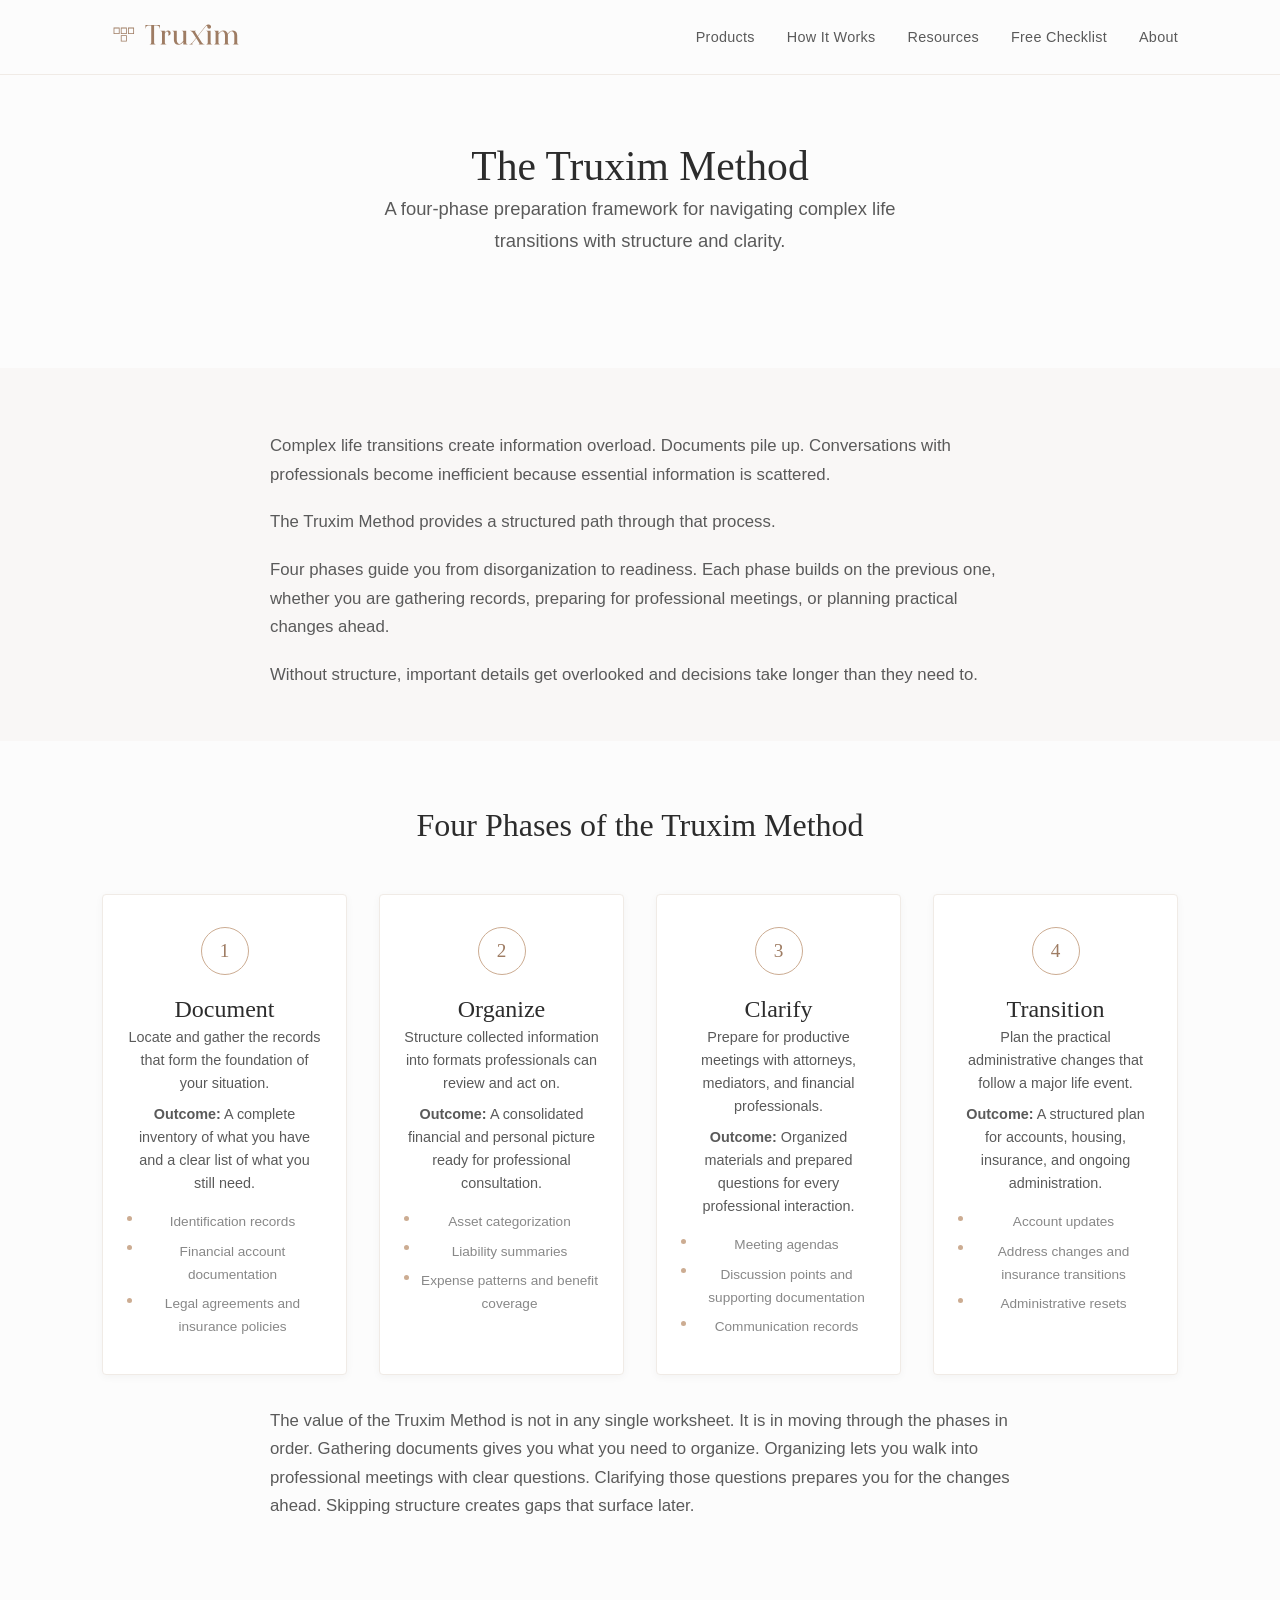
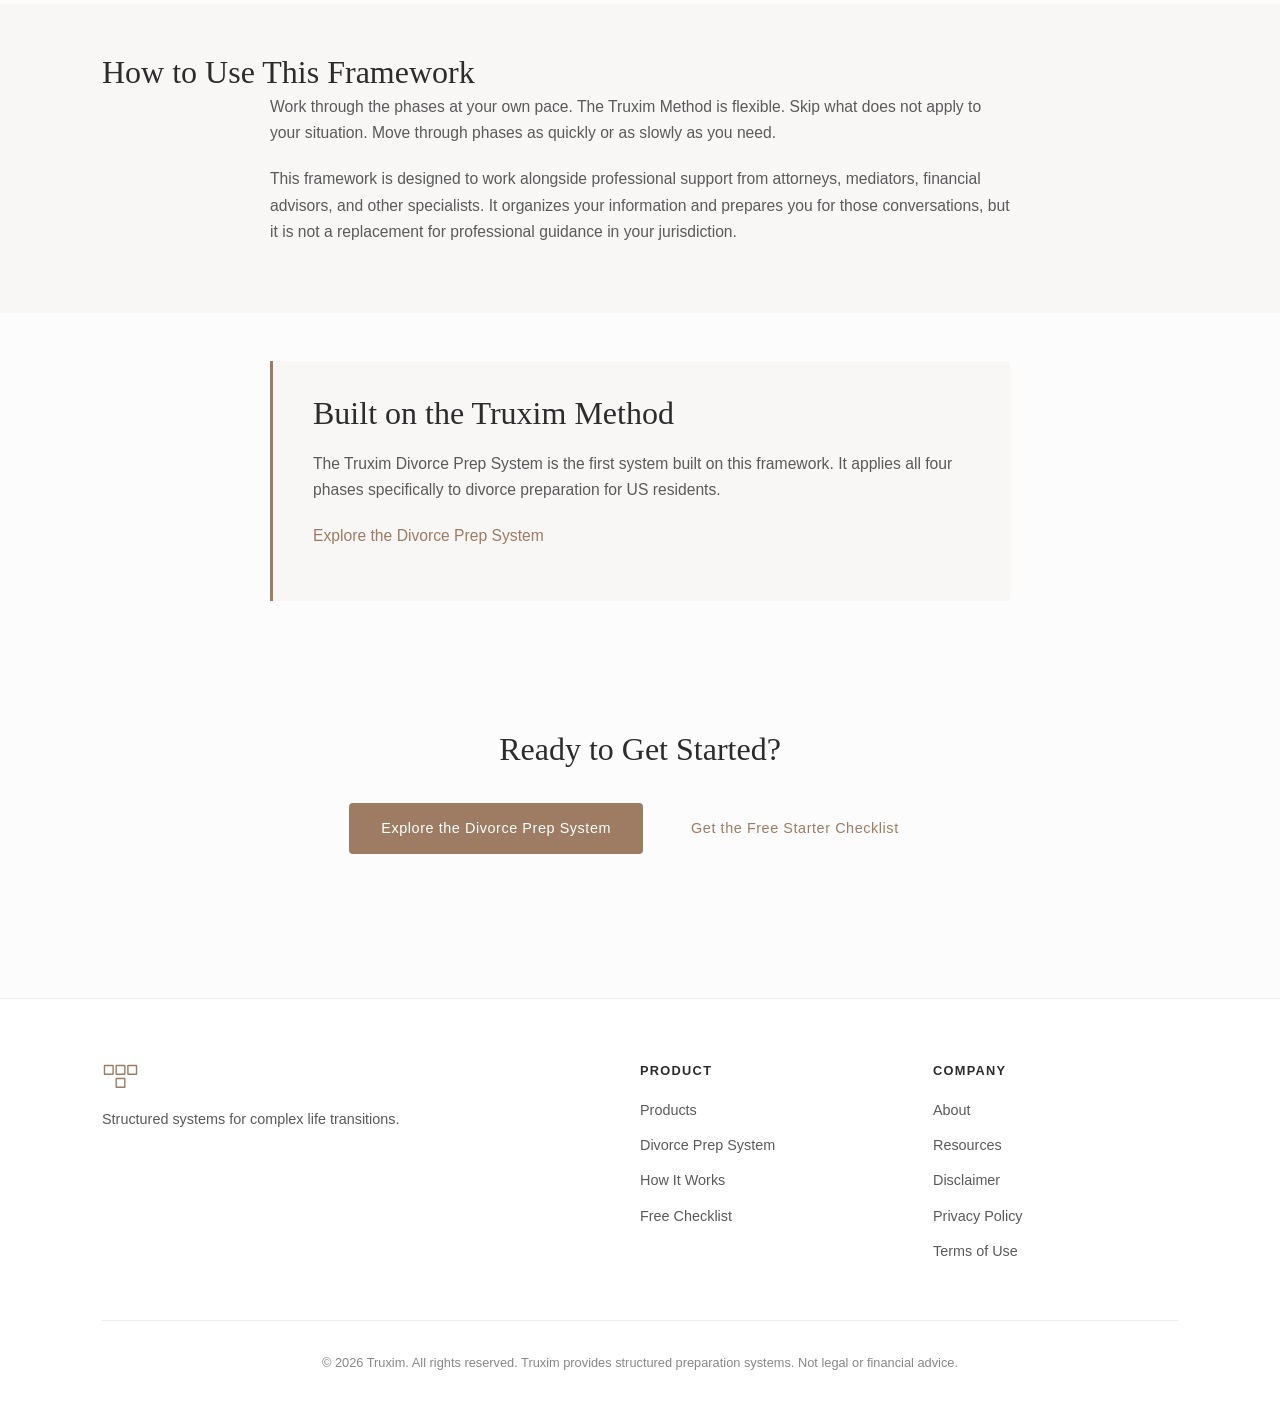
<file: how-it-works.html>
<!DOCTYPE html>
<html lang="en">
<head>
  <meta charset="UTF-8">
  <meta name="viewport" content="width=device-width, initial-scale=1.0">
  <meta name="description" content="Learn about the Truxim Method, a four-phase framework for navigating complex life transitions with structure and clarity.">
  <title>How It Works | The Truxim Method</title>
  <link rel="icon" type="image/svg+xml" href="images/truxim-icon.svg">
  <link rel="stylesheet" href="css/style.css">
</head>
<body>
  <a href="#main" class="skip-link">Skip to main content</a>
  <header class="site-header">
    <div class="header-inner">
      <a href="index.html" class="site-logo">
        <img src="images/truxim-logo.svg" alt="Truxim" width="160" height="36">
      </a>
      <input type="checkbox" id="nav-toggle" class="nav-toggle-check">
      <label for="nav-toggle" class="nav-toggle-label">Menu</label>
      <nav class="main-nav">
        <a href="products.html">Products</a>
        <a href="how-it-works.html">How It Works</a>
        <a href="resources.html">Resources</a>
        <a href="free-checklist.html">Free Checklist</a>
        <a href="about.html">About</a>
      </nav>
    </div>
  </header>

  <main id="main">
    <section class="hero-section">
      <div class="container">
        <div class="hero-content">
          <h1>The Truxim Method</h1>
          <p class="hero-subtitle">A four-phase preparation framework for navigating complex life transitions with structure and clarity.</p>
        </div>
      </div>
    </section>

    <section class="overview-section section-alt">
      <div class="container">
        <div class="overview-content">
          <p>Complex life transitions create information overload. Documents pile up. Conversations with professionals become inefficient because essential information is scattered.</p>
          <p>The Truxim Method provides a structured path through that process.</p>
          <p>Four phases guide you from disorganization to readiness. Each phase builds on the previous one, whether you are gathering records, preparing for professional meetings, or planning practical changes ahead.</p>
          <p>Without structure, important details get overlooked and decisions take longer than they need to.</p>
        </div>
      </div>
    </section>

    <section class="phases-section">
      <div class="container">
        <h2>Four Phases of the Truxim Method</h2>
        <div class="phase-grid">
          <div class="phase-block">
            <div class="phase-number">1</div>
            <h3>Document</h3>
            <p class="phase-purpose">Locate and gather the records that form the foundation of your situation.</p>
            <p class="phase-outcome"><strong>Outcome:</strong> A complete inventory of what you have and a clear list of what you still need.</p>
            <ul class="phase-examples">
              <li>Identification records</li>
              <li>Financial account documentation</li>
              <li>Legal agreements and insurance policies</li>
            </ul>
          </div>

          <div class="phase-block">
            <div class="phase-number">2</div>
            <h3>Organize</h3>
            <p class="phase-purpose">Structure collected information into formats professionals can review and act on.</p>
            <p class="phase-outcome"><strong>Outcome:</strong> A consolidated financial and personal picture ready for professional consultation.</p>
            <ul class="phase-examples">
              <li>Asset categorization</li>
              <li>Liability summaries</li>
              <li>Expense patterns and benefit coverage</li>
            </ul>
          </div>

          <div class="phase-block">
            <div class="phase-number">3</div>
            <h3>Clarify</h3>
            <p class="phase-purpose">Prepare for productive meetings with attorneys, mediators, and financial professionals.</p>
            <p class="phase-outcome"><strong>Outcome:</strong> Organized materials and prepared questions for every professional interaction.</p>
            <ul class="phase-examples">
              <li>Meeting agendas</li>
              <li>Discussion points and supporting documentation</li>
              <li>Communication records</li>
            </ul>
          </div>

          <div class="phase-block">
            <div class="phase-number">4</div>
            <h3>Transition</h3>
            <p class="phase-purpose">Plan the practical administrative changes that follow a major life event.</p>
            <p class="phase-outcome"><strong>Outcome:</strong> A structured plan for accounts, housing, insurance, and ongoing administration.</p>
            <ul class="phase-examples">
              <li>Account updates</li>
              <li>Address changes and insurance transitions</li>
              <li>Administrative resets</li>
            </ul>
          </div>
        </div>
        <div class="overview-content" style="margin-top: 2rem; max-width: 740px; margin-left: auto; margin-right: auto;">
          <p>The value of the Truxim Method is not in any single worksheet. It is in moving through the phases in order. Gathering documents gives you what you need to organize. Organizing lets you walk into professional meetings with clear questions. Clarifying those questions prepares you for the changes ahead. Skipping structure creates gaps that surface later.</p>
        </div>
      </div>
    </section>

    <section class="how-to-use-section section-alt">
      <div class="container">
        <h2>How to Use This Framework</h2>
        <div class="how-to-use-content">
          <p>Work through the phases at your own pace. The Truxim Method is flexible. Skip what does not apply to your situation. Move through phases as quickly or as slowly as you need.</p>
          <p>This framework is designed to work alongside professional support from attorneys, mediators, financial advisors, and other specialists. It organizes your information and prepares you for those conversations, but it is not a replacement for professional guidance in your jurisdiction.</p>
        </div>
      </div>
    </section>

    <section class="built-on-method-section">
      <div class="container">
        <div class="built-on-method-content">
          <h2>Built on the Truxim Method</h2>
          <p>The Truxim Divorce Prep System is the first system built on this framework. It applies all four phases specifically to divorce preparation for US residents.</p>
          <p><a href="divorce-prep-system.html" class="link-primary">Explore the Divorce Prep System</a></p>
        </div>
      </div>
    </section>

    <section class="cta-section">
      <div class="container">
        <div class="cta-content">
          <h2>Ready to Get Started?</h2>
          <div class="cta-buttons">
            <a href="divorce-prep-system.html" class="btn btn-primary">Explore the Divorce Prep System</a>
            <a href="free-checklist.html" class="btn btn-secondary">Get the Free Starter Checklist</a>
          </div>
        </div>
      </div>
    </section>
  </main>

  <footer class="site-footer">
    <div class="footer-inner">
      <div class="footer-grid">
        <div class="footer-brand">
          <img src="images/truxim-icon.svg" alt="Truxim" width="40" height="30">
          <p>Structured systems for complex life transitions.</p>
        </div>
        <div class="footer-links">
          <h4>Product</h4>
          <ul>
            <li><a href="products.html">Products</a></li>
            <li><a href="divorce-prep-system.html">Divorce Prep System</a></li>
            <li><a href="how-it-works.html">How It Works</a></li>
            <li><a href="free-checklist.html">Free Checklist</a></li>
          </ul>
        </div>
        <div class="footer-links">
          <h4>Company</h4>
          <ul>
            <li><a href="about.html">About</a></li>
            <li><a href="resources.html">Resources</a></li>
            <li><a href="disclaimer.html">Disclaimer</a></li>
            <li><a href="privacy.html">Privacy Policy</a></li>
            <li><a href="terms.html">Terms of Use</a></li>
          </ul>
        </div>
      </div>
      <div class="footer-legal">
        <p>&copy; 2026 Truxim. All rights reserved. Truxim provides structured preparation systems. Not legal or financial advice.</p>
      </div>
    </div>
  </footer>

<!-- Default Statcounter code for truxim.com -->
<script type="text/javascript">
var sc_project=13205528;
var sc_invisible=1;
var sc_security="69899f8c";
</script>
<script type="text/javascript"
src="https://www.statcounter.com/counter/counter.js"
async></script>
<noscript><div class="statcounter"><a title="web statistics"
href="https://statcounter.com/" target="_blank"><img
class="statcounter"
src="https://c.statcounter.com/13205528/0/69899f8c/1/"
alt="web statistics"
referrerPolicy="no-referrer-when-downgrade"></a></div></noscript>
<!-- End of Statcounter Code -->
</body>
</html>
</file>
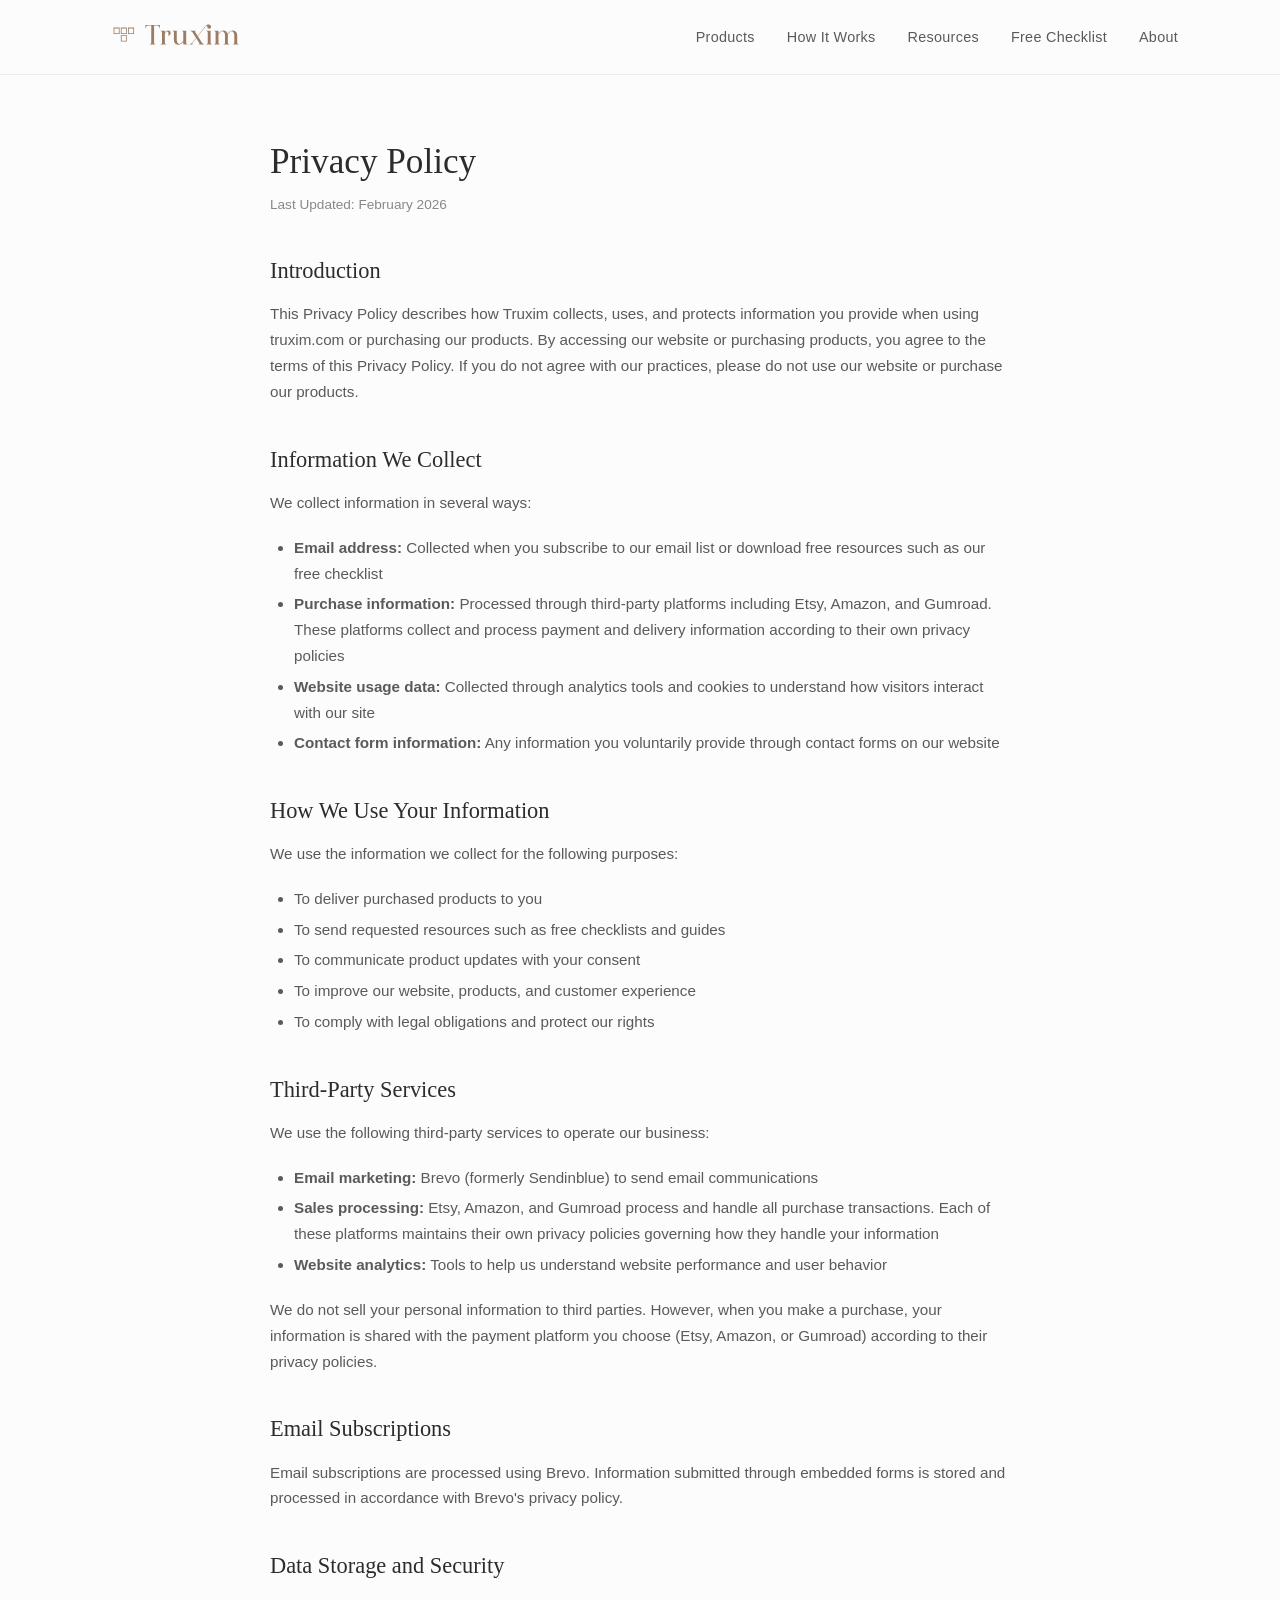
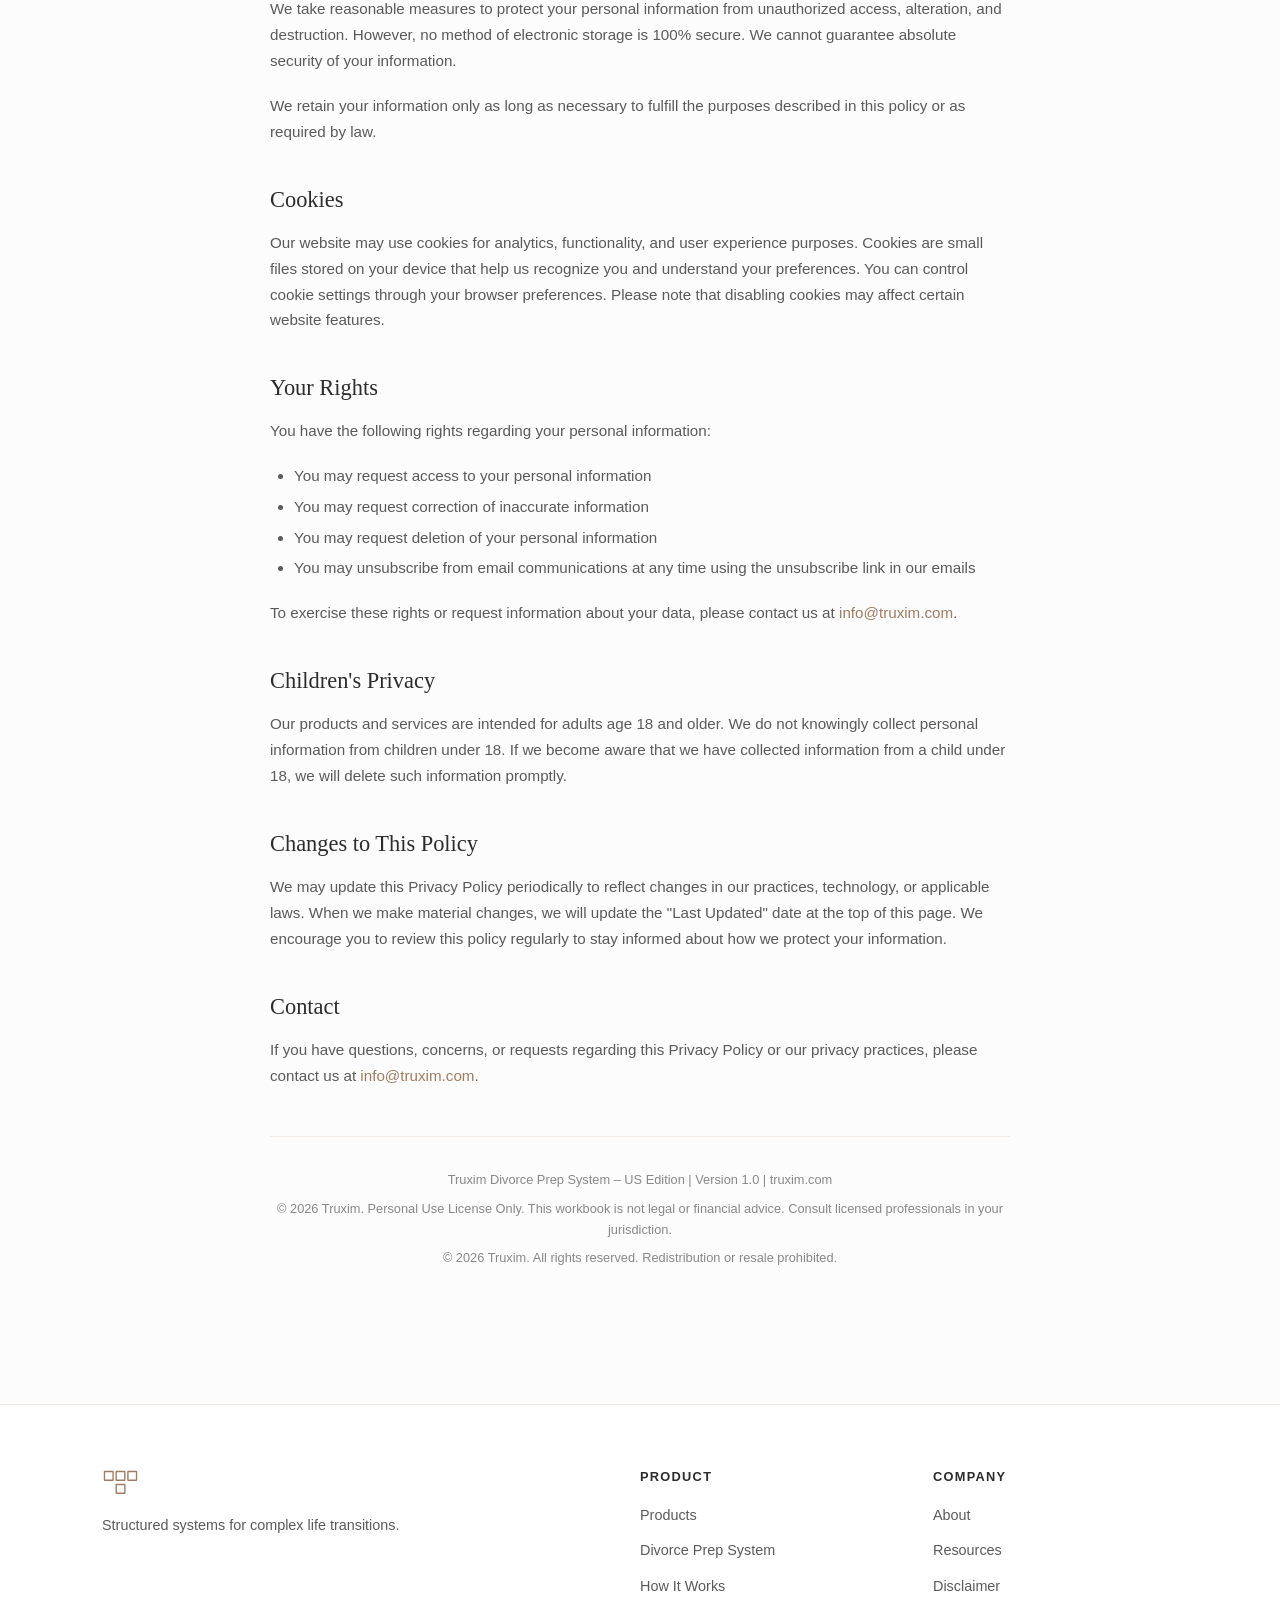
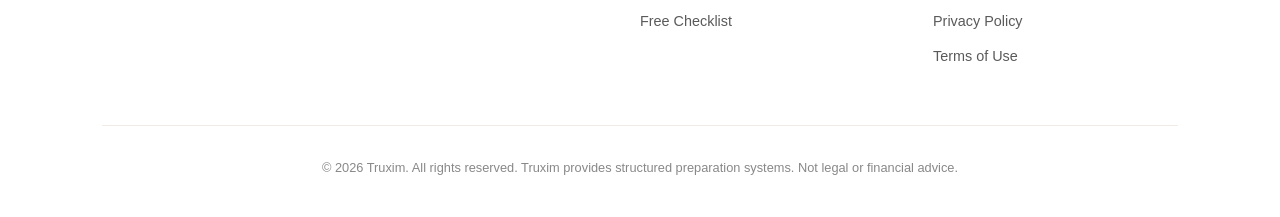
<file: privacy.html>
<!DOCTYPE html>
<html lang="en">
<head>
  <meta charset="UTF-8">
  <meta name="viewport" content="width=device-width, initial-scale=1.0">
  <meta name="description" content="Privacy policy for Truxim. Learn how we collect, use, and protect your information.">
  <title>Privacy Policy | Truxim</title>
  <link rel="icon" href="images/truxim-icon.svg" type="image/svg+xml">
  <link rel="stylesheet" href="css/style.css">
</head>
<body>
  <a href="#main" class="skip-link">Skip to main content</a>
  <header class="site-header">
    <div class="header-inner">
      <a href="index.html" class="site-logo">
        <img src="images/truxim-logo.svg" alt="Truxim" width="160" height="36">
      </a>
      <input type="checkbox" id="nav-toggle" class="nav-toggle-check">
      <label for="nav-toggle" class="nav-toggle-label">Menu</label>
      <nav class="main-nav">
        <a href="products.html">Products</a>
        <a href="how-it-works.html">How It Works</a>
        <a href="resources.html">Resources</a>
        <a href="free-checklist.html">Free Checklist</a>
        <a href="about.html">About</a>
      </nav>
    </div>
  </header>

  <main id="main" class="legal-content">
    <h1>Privacy Policy</h1>
    <p class="last-updated">Last Updated: February 2026</p>

    <section>
      <h2>Introduction</h2>
      <p>This Privacy Policy describes how Truxim collects, uses, and protects information you provide when using truxim.com or purchasing our products. By accessing our website or purchasing products, you agree to the terms of this Privacy Policy. If you do not agree with our practices, please do not use our website or purchase our products.</p>
    </section>

    <section>
      <h2>Information We Collect</h2>
      <p>We collect information in several ways:</p>
      <ul>
        <li><strong>Email address:</strong> Collected when you subscribe to our email list or download free resources such as our free checklist</li>
        <li><strong>Purchase information:</strong> Processed through third-party platforms including Etsy, Amazon, and Gumroad. These platforms collect and process payment and delivery information according to their own privacy policies</li>
        <li><strong>Website usage data:</strong> Collected through analytics tools and cookies to understand how visitors interact with our site</li>
        <li><strong>Contact form information:</strong> Any information you voluntarily provide through contact forms on our website</li>
      </ul>
    </section>

    <section>
      <h2>How We Use Your Information</h2>
      <p>We use the information we collect for the following purposes:</p>
      <ul>
        <li>To deliver purchased products to you</li>
        <li>To send requested resources such as free checklists and guides</li>
        <li>To communicate product updates with your consent</li>
        <li>To improve our website, products, and customer experience</li>
        <li>To comply with legal obligations and protect our rights</li>
      </ul>
    </section>

    <section>
      <h2>Third-Party Services</h2>
      <p>We use the following third-party services to operate our business:</p>
      <ul>
        <li><strong>Email marketing:</strong> Brevo (formerly Sendinblue) to send email communications</li>
        <li><strong>Sales processing:</strong> Etsy, Amazon, and Gumroad process and handle all purchase transactions. Each of these platforms maintains their own privacy policies governing how they handle your information</li>
        <li><strong>Website analytics:</strong> Tools to help us understand website performance and user behavior</li>
      </ul>
      <p>We do not sell your personal information to third parties. However, when you make a purchase, your information is shared with the payment platform you choose (Etsy, Amazon, or Gumroad) according to their privacy policies.</p>
    </section>

    <section>
      <h2>Email Subscriptions</h2>
      <p>Email subscriptions are processed using Brevo. Information submitted through embedded forms is stored and processed in accordance with Brevo's privacy policy.</p>
    </section>

    <section>
      <h2>Data Storage and Security</h2>
      <p>We take reasonable measures to protect your personal information from unauthorized access, alteration, and destruction. However, no method of electronic storage is 100% secure. We cannot guarantee absolute security of your information.</p>
      <p>We retain your information only as long as necessary to fulfill the purposes described in this policy or as required by law.</p>
    </section>

    <section>
      <h2>Cookies</h2>
      <p>Our website may use cookies for analytics, functionality, and user experience purposes. Cookies are small files stored on your device that help us recognize you and understand your preferences. You can control cookie settings through your browser preferences. Please note that disabling cookies may affect certain website features.</p>
    </section>

    <section>
      <h2>Your Rights</h2>
      <p>You have the following rights regarding your personal information:</p>
      <ul>
        <li>You may request access to your personal information</li>
        <li>You may request correction of inaccurate information</li>
        <li>You may request deletion of your personal information</li>
        <li>You may unsubscribe from email communications at any time using the unsubscribe link in our emails</li>
      </ul>
      <p>To exercise these rights or request information about your data, please contact us at <a href="mailto:info@truxim.com">info@truxim.com</a>.</p>
    </section>

    <section>
      <h2>Children's Privacy</h2>
      <p>Our products and services are intended for adults age 18 and older. We do not knowingly collect personal information from children under 18. If we become aware that we have collected information from a child under 18, we will delete such information promptly.</p>
    </section>

    <section>
      <h2>Changes to This Policy</h2>
      <p>We may update this Privacy Policy periodically to reflect changes in our practices, technology, or applicable laws. When we make material changes, we will update the "Last Updated" date at the top of this page. We encourage you to review this policy regularly to stay informed about how we protect your information.</p>
    </section>

    <section>
      <h2>Contact</h2>
      <p>If you have questions, concerns, or requests regarding this Privacy Policy or our privacy practices, please contact us at <a href="mailto:info@truxim.com">info@truxim.com</a>.</p>
    </section>

    <div class="legal-footer-block">
      <p>Truxim Divorce Prep System – US Edition | Version 1.0 | truxim.com</p>
      <p>© 2026 Truxim. Personal Use License Only. This workbook is not legal or financial advice. Consult licensed professionals in your jurisdiction.</p>
      <p>© 2026 Truxim. All rights reserved. Redistribution or resale prohibited.</p>
    </div>
  </main>

  <footer class="site-footer">
    <div class="footer-inner">
      <div class="footer-grid">
        <div class="footer-brand">
          <img src="images/truxim-icon.svg" alt="Truxim" width="40" height="30">
          <p>Structured systems for complex life transitions.</p>
        </div>
        <div class="footer-links">
          <h4>Product</h4>
          <ul>
            <li><a href="products.html">Products</a></li>
            <li><a href="divorce-prep-system.html">Divorce Prep System</a></li>
            <li><a href="how-it-works.html">How It Works</a></li>
            <li><a href="free-checklist.html">Free Checklist</a></li>
          </ul>
        </div>
        <div class="footer-links">
          <h4>Company</h4>
          <ul>
            <li><a href="about.html">About</a></li>
            <li><a href="resources.html">Resources</a></li>
            <li><a href="disclaimer.html">Disclaimer</a></li>
            <li><a href="privacy.html">Privacy Policy</a></li>
            <li><a href="terms.html">Terms of Use</a></li>
          </ul>
        </div>
      </div>
      <div class="footer-legal">
        <p>&copy; 2026 Truxim. All rights reserved. Truxim provides structured preparation systems. Not legal or financial advice.</p>
      </div>
    </div>
  </footer>

<!-- Default Statcounter code for truxim.com -->
<script type="text/javascript">
var sc_project=13205528;
var sc_invisible=1;
var sc_security="69899f8c";
</script>
<script type="text/javascript"
src="https://www.statcounter.com/counter/counter.js"
async></script>
<noscript><div class="statcounter"><a title="web statistics"
href="https://statcounter.com/" target="_blank"><img
class="statcounter"
src="https://c.statcounter.com/13205528/0/69899f8c/1/"
alt="web statistics"
referrerPolicy="no-referrer-when-downgrade"></a></div></noscript>
<!-- End of Statcounter Code -->
</body>
</html>
</file>
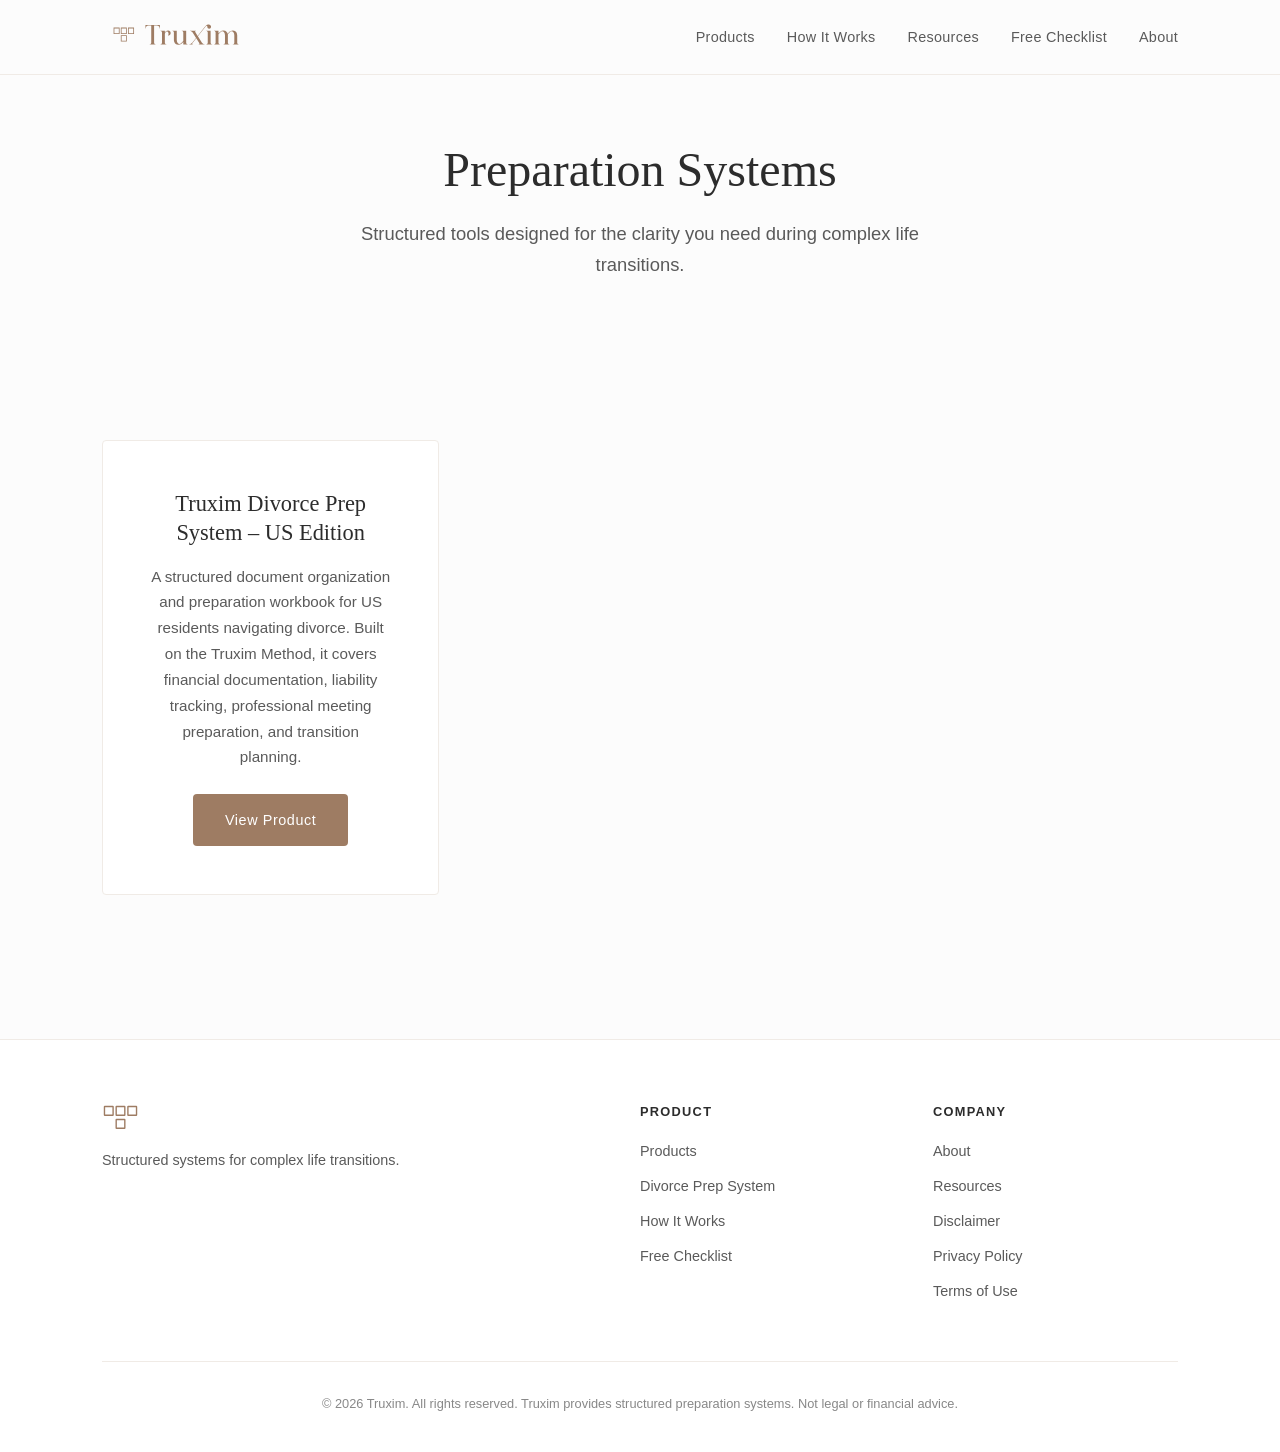
<file: products.html>
<!DOCTYPE html>
<html lang="en">
<head>
  <meta charset="UTF-8">
  <meta name="viewport" content="width=device-width, initial-scale=1.0">
  <meta name="description" content="Truxim offers structured document organization and preparation systems designed to help you navigate complex life transitions with clarity and confidence.">
  <title>Products | Truxim</title>
  <link rel="icon" type="image/svg+xml" href="images/truxim-icon.svg">
  <link rel="stylesheet" href="css/style.css">
</head>
<body>
  <a href="#main" class="skip-link">Skip to main content</a>
  <header class="site-header">
    <div class="header-inner">
      <a href="index.html" class="site-logo">
        <img src="images/truxim-logo.svg" alt="Truxim" width="160" height="36">
      </a>
      <input type="checkbox" id="nav-toggle" class="nav-toggle-check">
      <label for="nav-toggle" class="nav-toggle-label">Menu</label>
      <nav class="main-nav">
        <a href="products.html">Products</a>
        <a href="how-it-works.html">How It Works</a>
        <a href="resources.html">Resources</a>
        <a href="free-checklist.html">Free Checklist</a>
        <a href="about.html">About</a>
      </nav>
    </div>
  </header>

  <main id="main">
    <section class="hero">
      <div class="hero-inner">
        <h1>Preparation Systems</h1>
        <p class="hero-subtitle">Structured tools designed for the clarity you need during complex life transitions.</p>
      </div>
    </section>

    <section class="products-section">
      <div class="container">
        <div class="grid-3">
          <div class="product-card">
            <div class="product-card-content">
              <h2>Truxim Divorce Prep System – US Edition</h2>
              <p>A structured document organization and preparation workbook for US residents navigating divorce. Built on the Truxim Method, it covers financial documentation, liability tracking, professional meeting preparation, and transition planning.</p>
              <a href="divorce-prep-system.html" class="button">View Product</a>
            </div>
          </div>
        </div>
      </div>
    </section>
  </main>

  <footer class="site-footer">
    <div class="footer-inner">
      <div class="footer-grid">
        <div class="footer-brand">
          <img src="images/truxim-icon.svg" alt="Truxim" width="40" height="30">
          <p>Structured systems for complex life transitions.</p>
        </div>
        <div class="footer-links">
          <h4>Product</h4>
          <ul>
            <li><a href="products.html">Products</a></li>
            <li><a href="divorce-prep-system.html">Divorce Prep System</a></li>
            <li><a href="how-it-works.html">How It Works</a></li>
            <li><a href="free-checklist.html">Free Checklist</a></li>
          </ul>
        </div>
        <div class="footer-links">
          <h4>Company</h4>
          <ul>
            <li><a href="about.html">About</a></li>
            <li><a href="resources.html">Resources</a></li>
            <li><a href="disclaimer.html">Disclaimer</a></li>
            <li><a href="privacy.html">Privacy Policy</a></li>
            <li><a href="terms.html">Terms of Use</a></li>
          </ul>
        </div>
      </div>
      <div class="footer-legal">
        <p>&copy; 2026 Truxim. All rights reserved. Truxim provides structured preparation systems. Not legal or financial advice.</p>
      </div>
    </div>
  </footer>

<!-- Default Statcounter code for truxim.com -->
<script type="text/javascript">
var sc_project=13205528;
var sc_invisible=1;
var sc_security="69899f8c";
</script>
<script type="text/javascript"
src="https://www.statcounter.com/counter/counter.js"
async></script>
<noscript><div class="statcounter"><a title="web statistics"
href="https://statcounter.com/" target="_blank"><img
class="statcounter"
src="https://c.statcounter.com/13205528/0/69899f8c/1/"
alt="web statistics"
referrerPolicy="no-referrer-when-downgrade"></a></div></noscript>
<!-- End of Statcounter Code -->
</body>
</html>
</file>
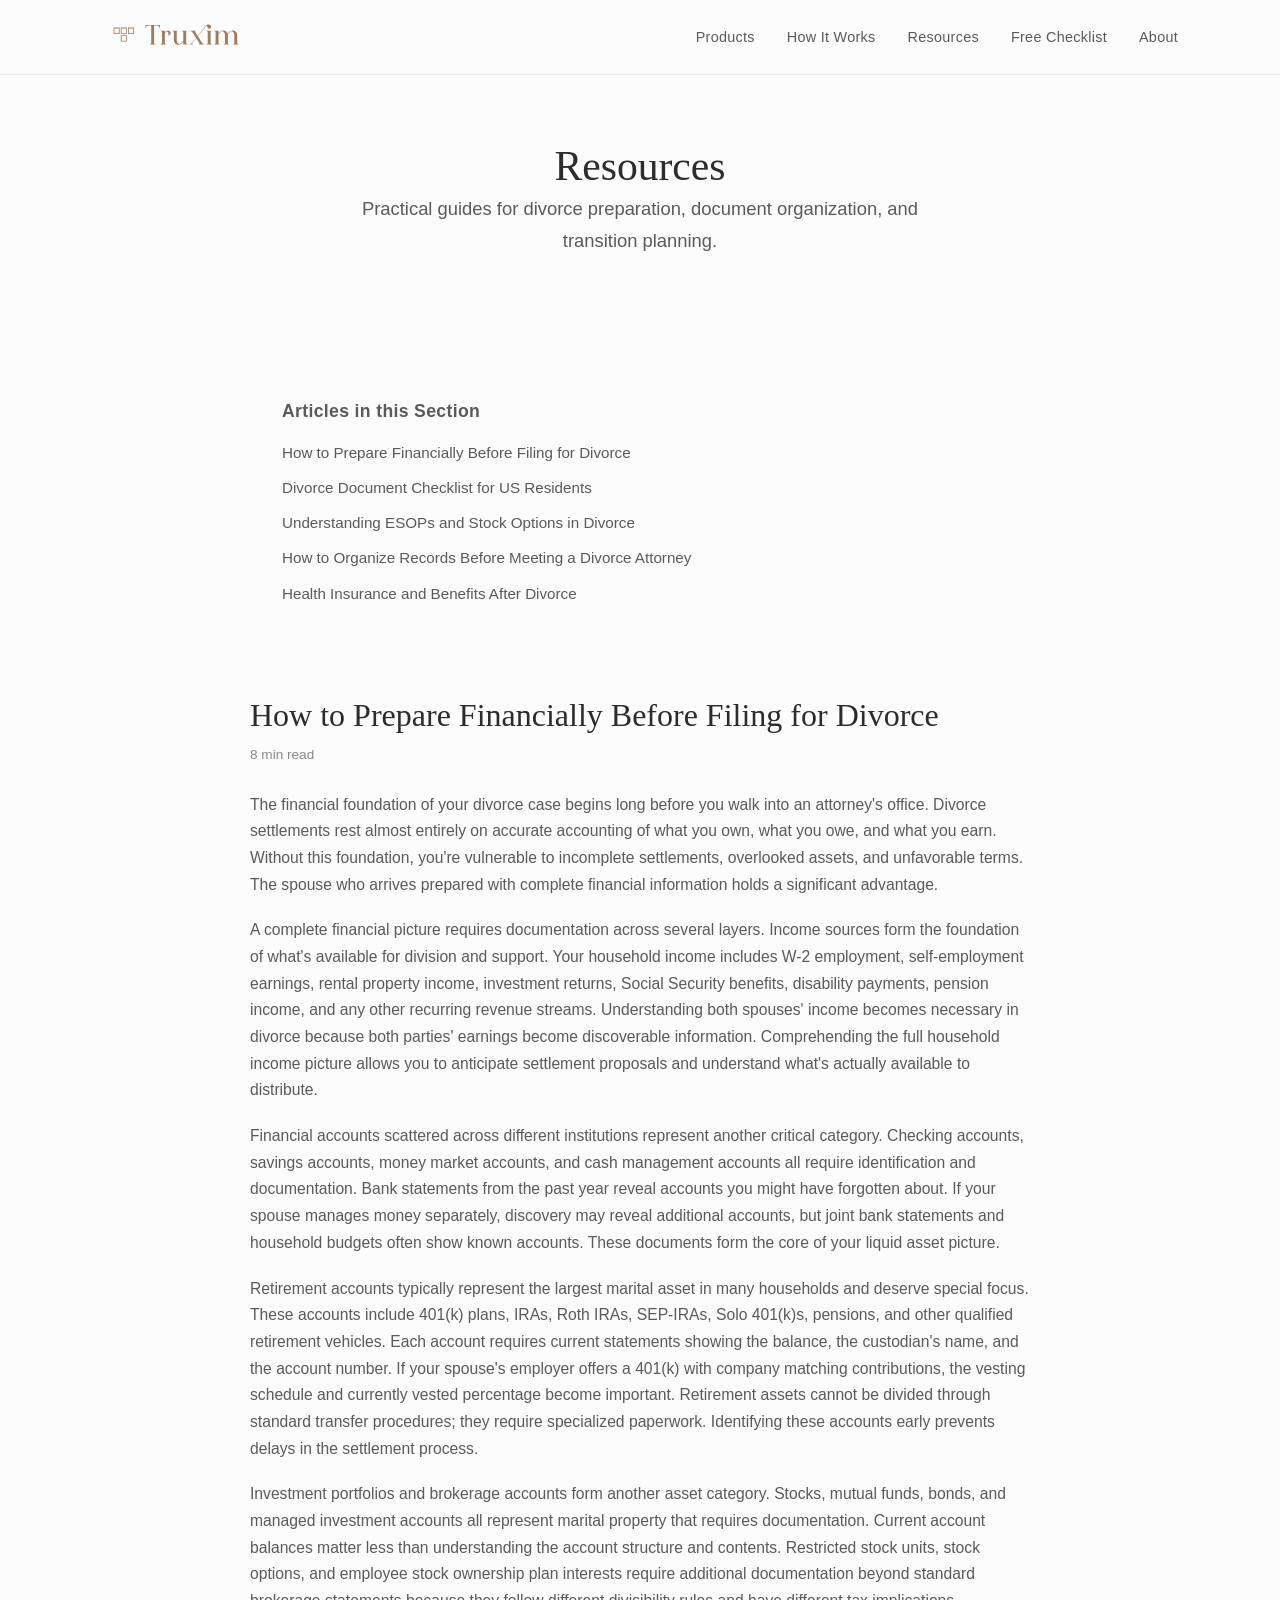
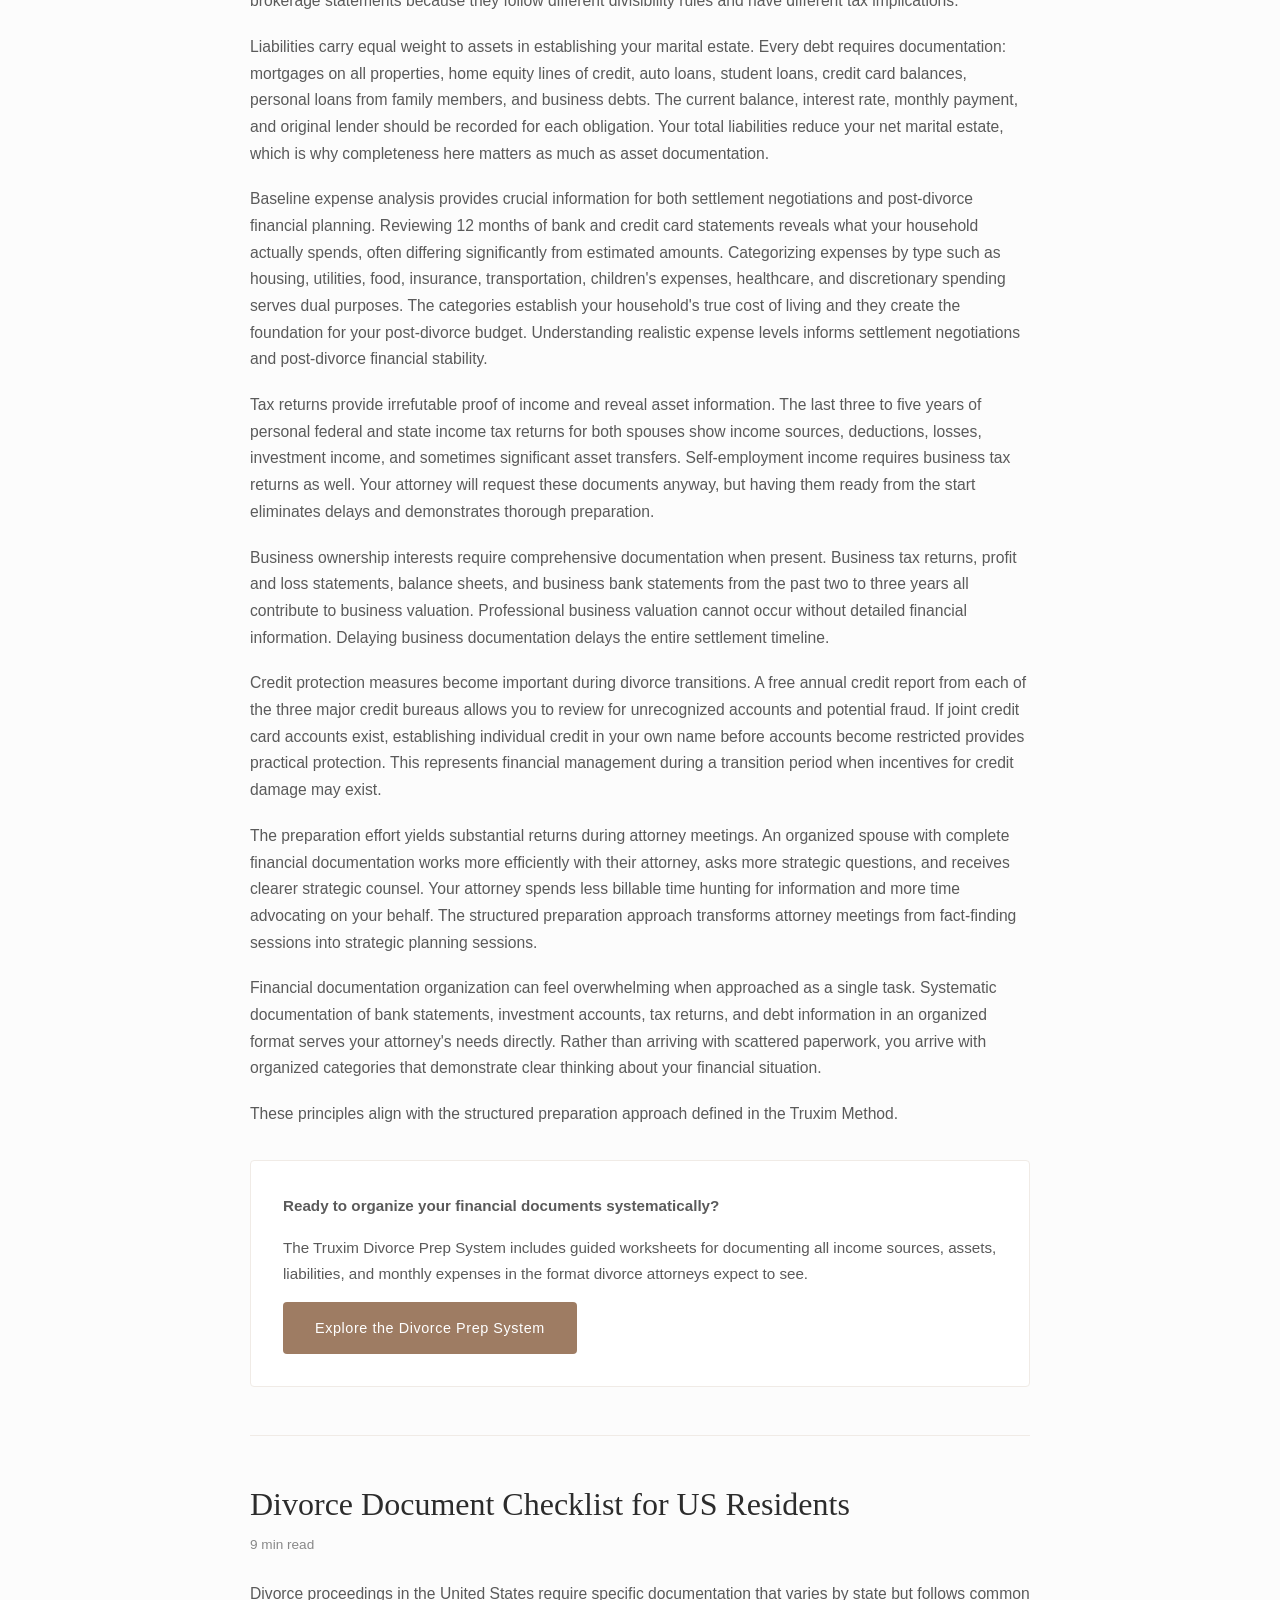
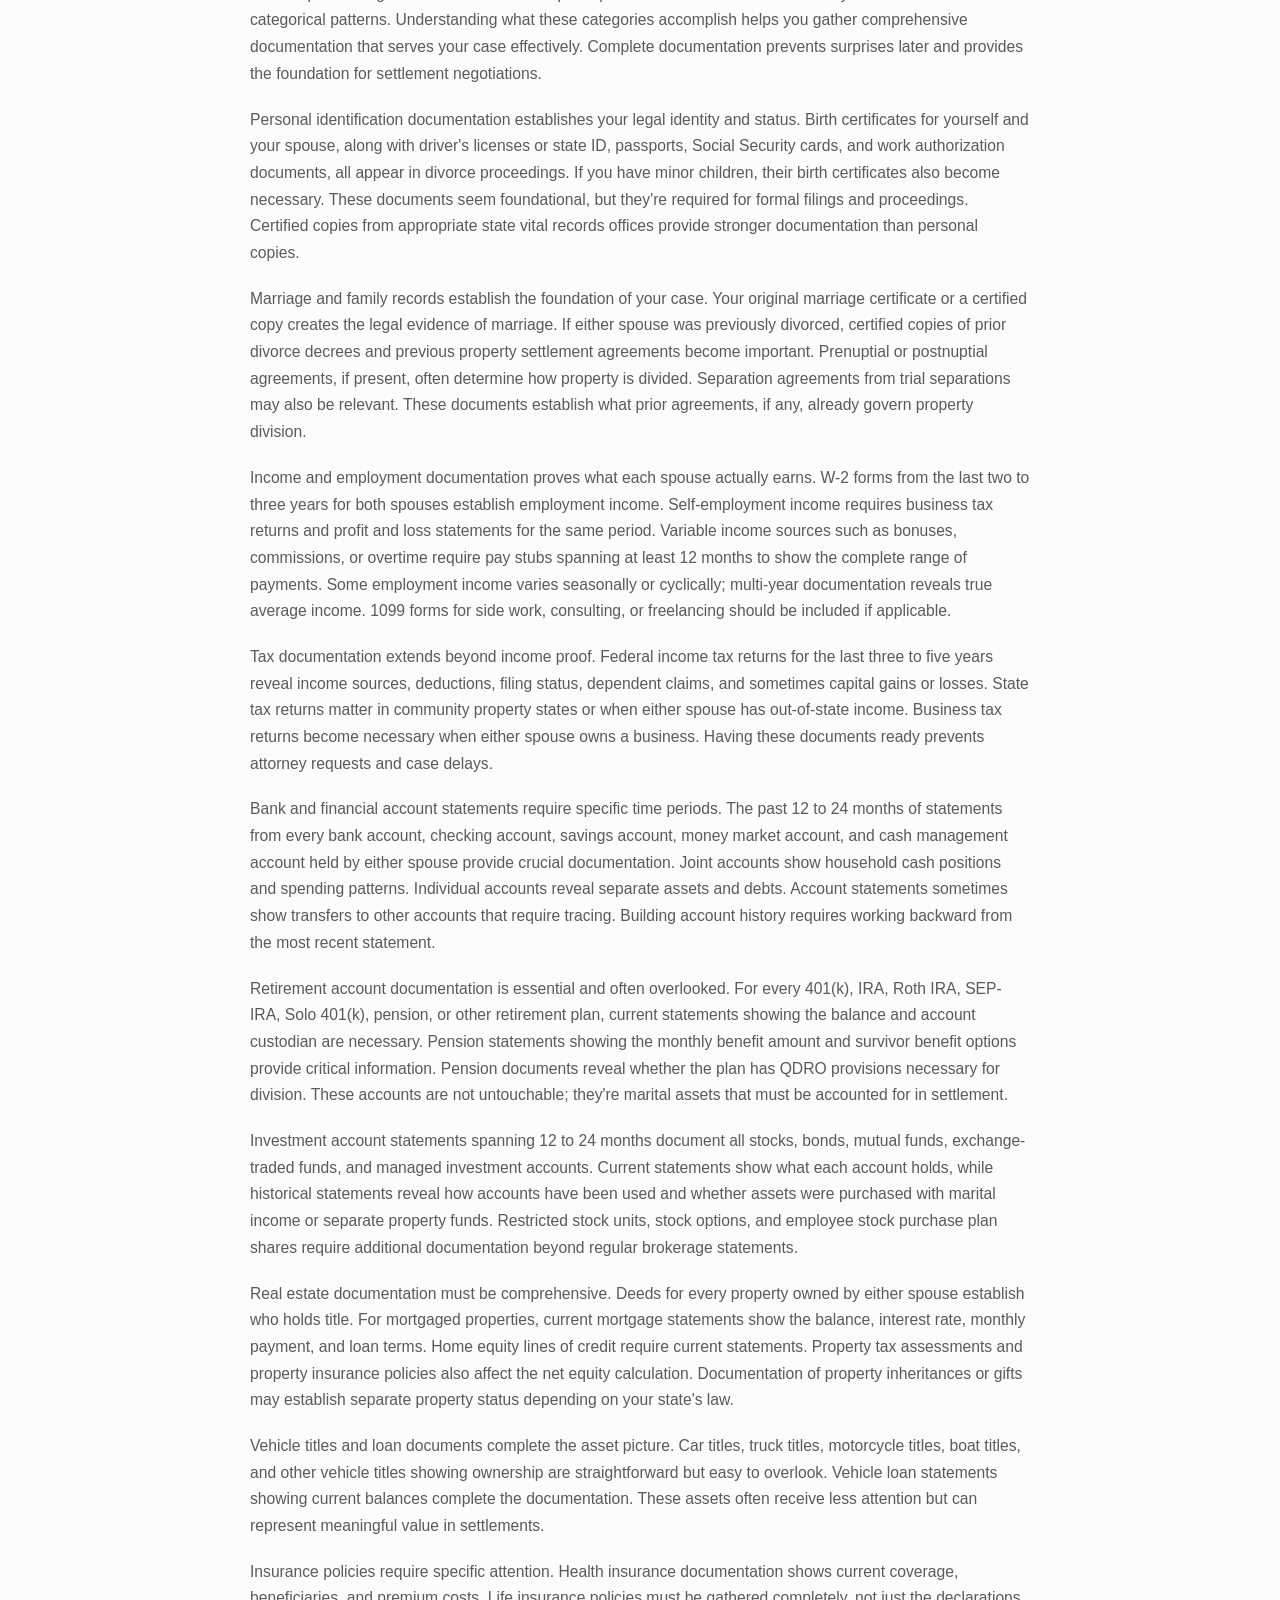
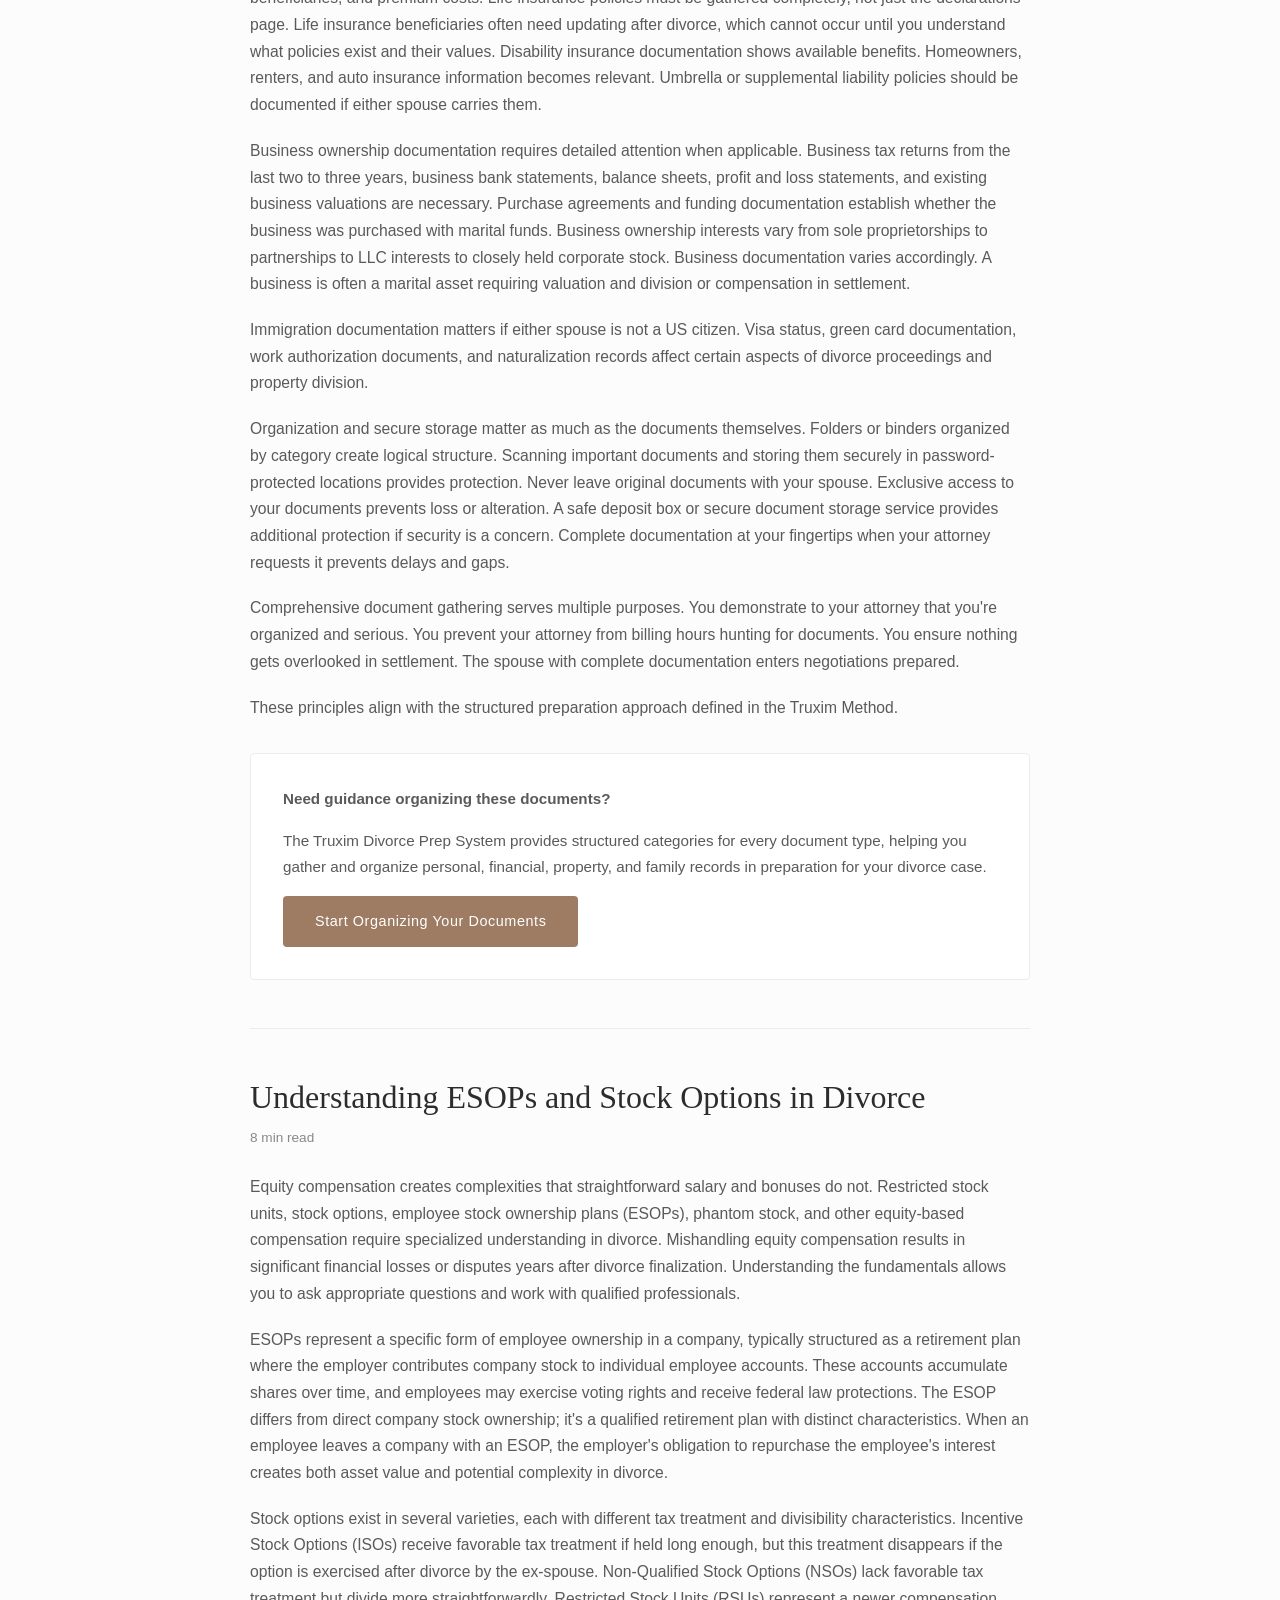
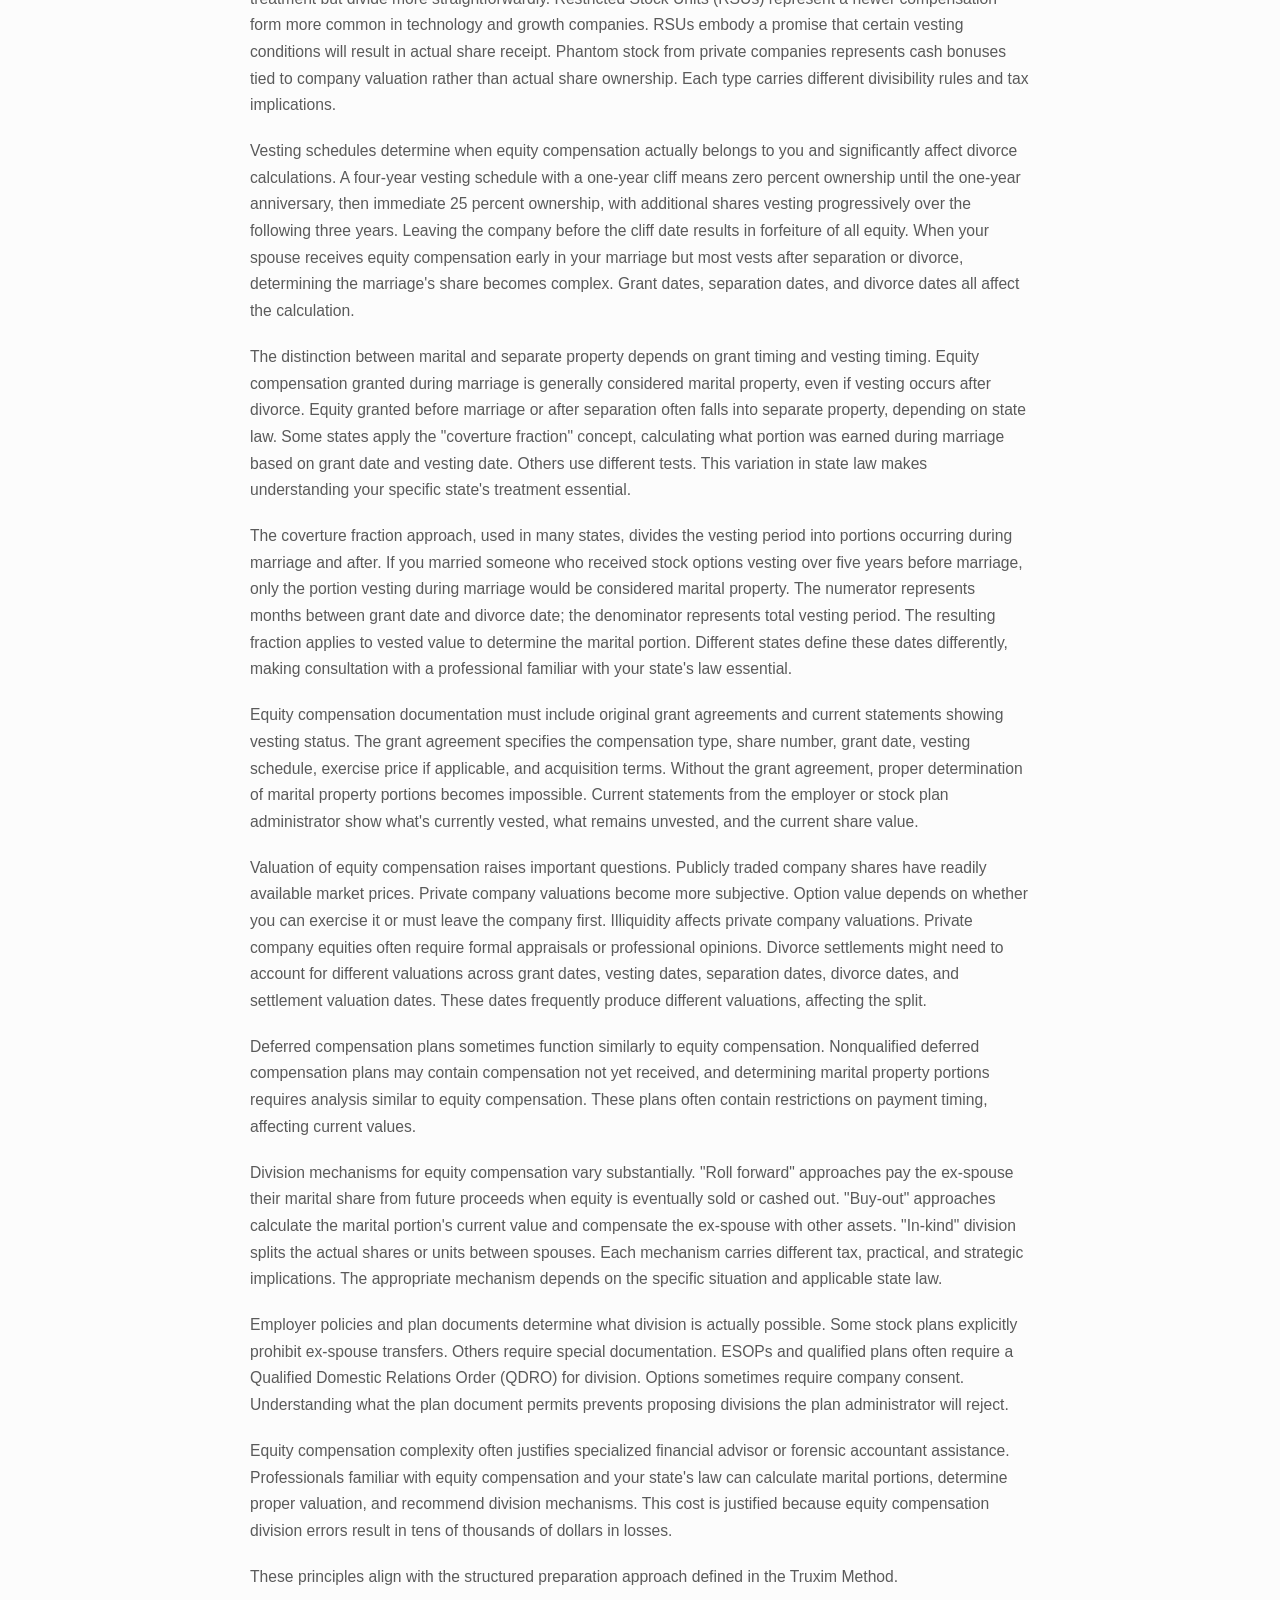
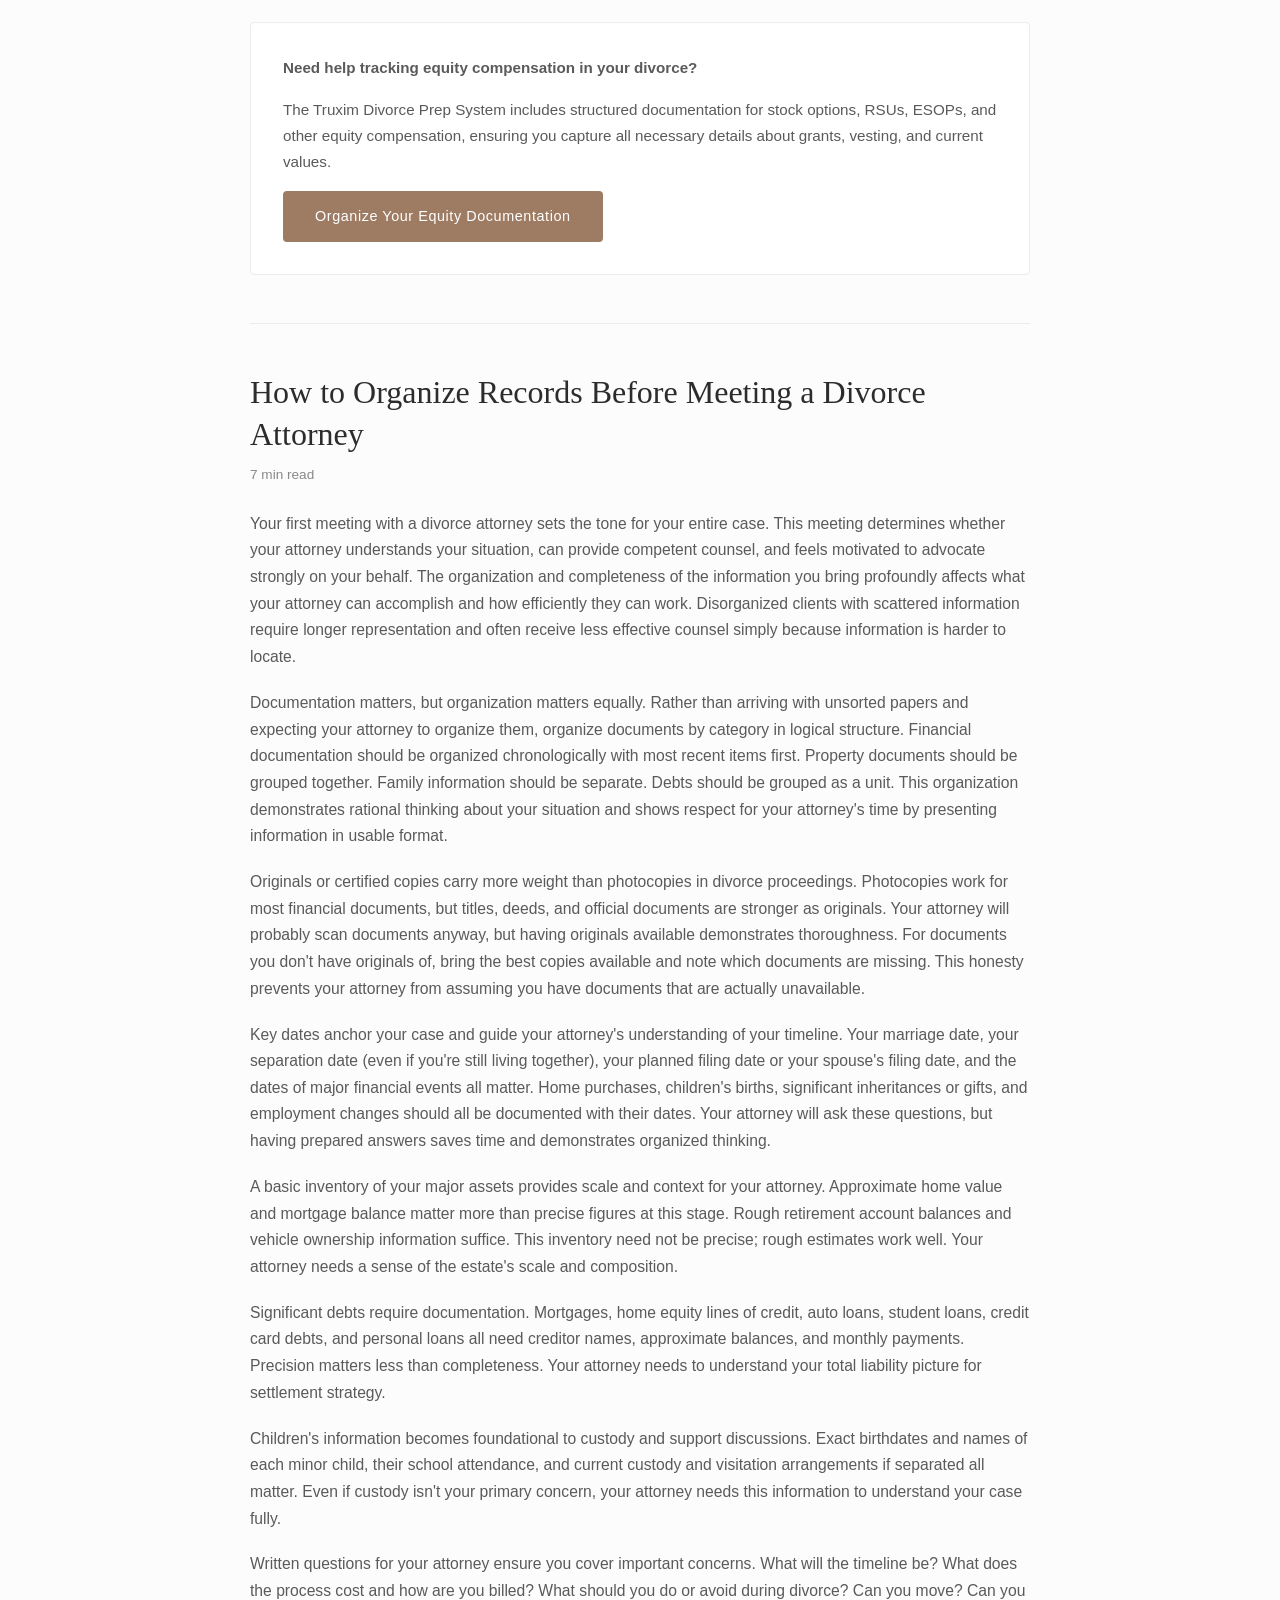
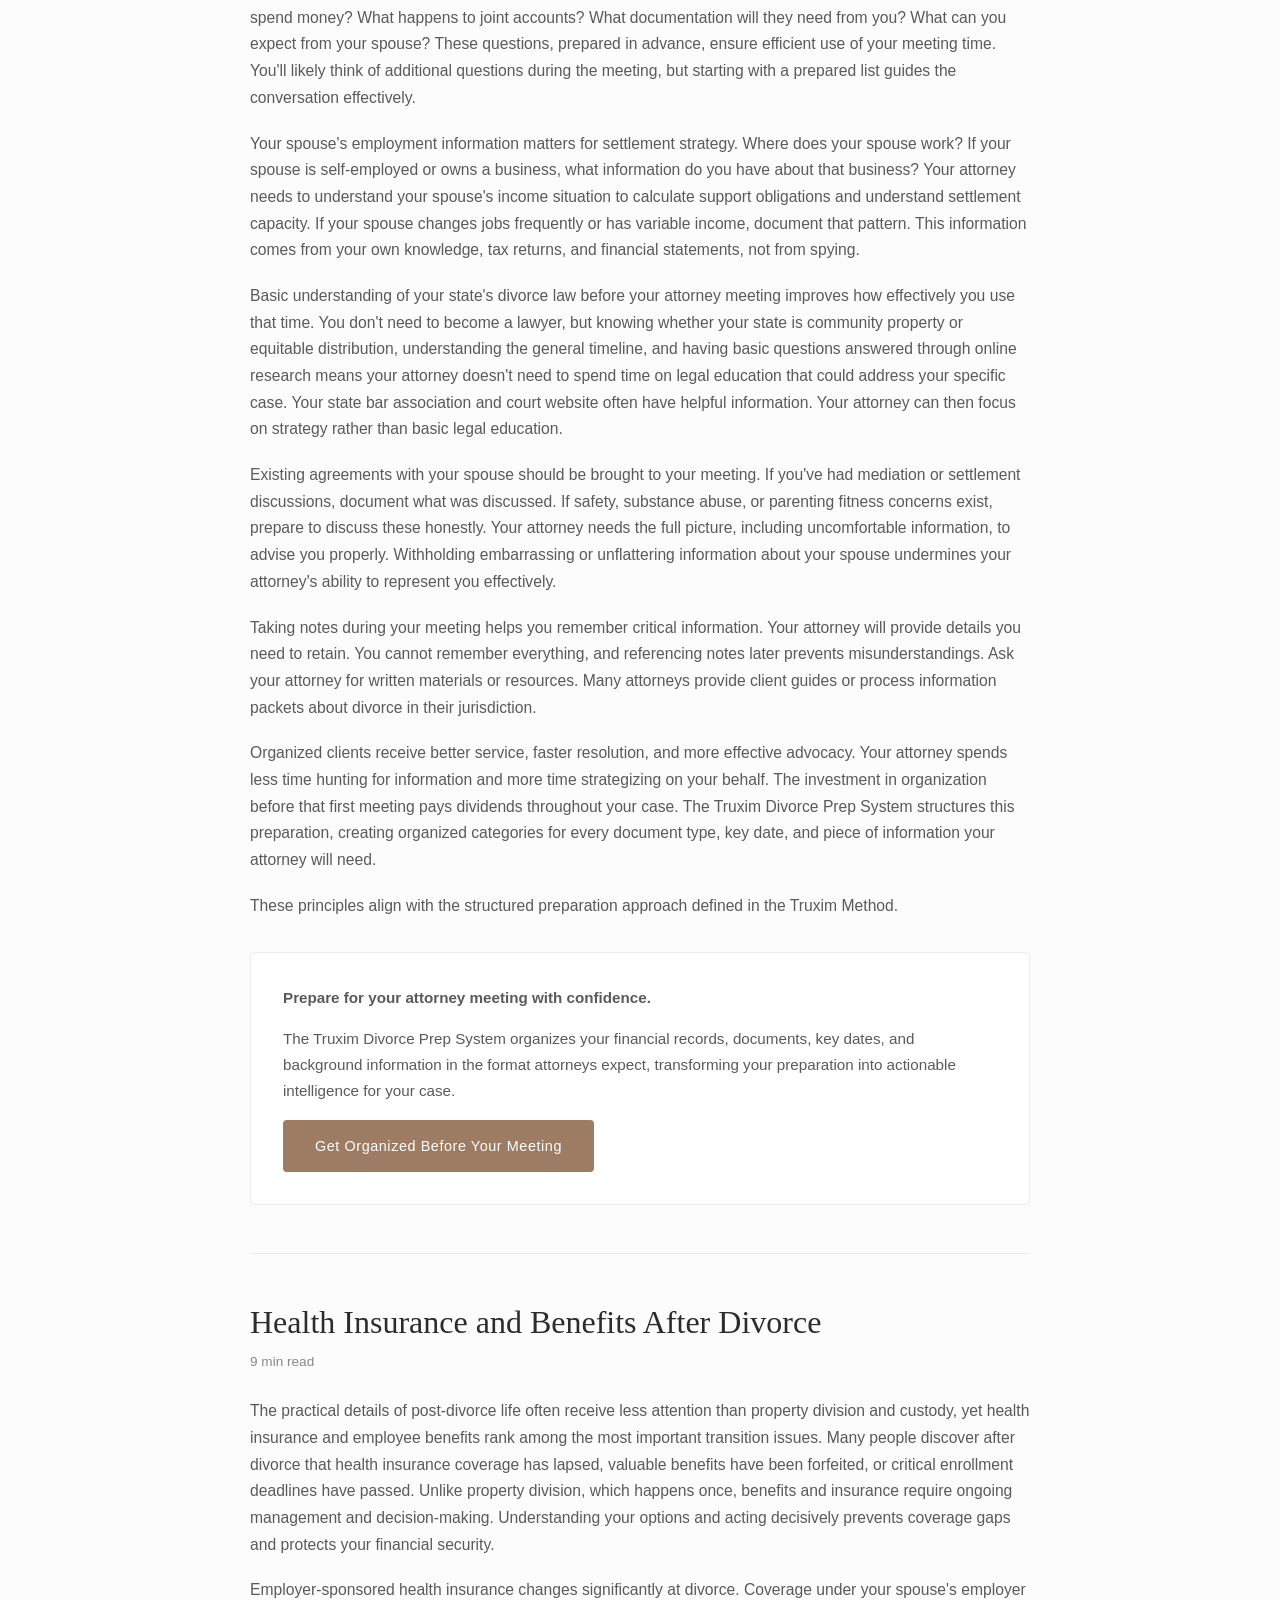
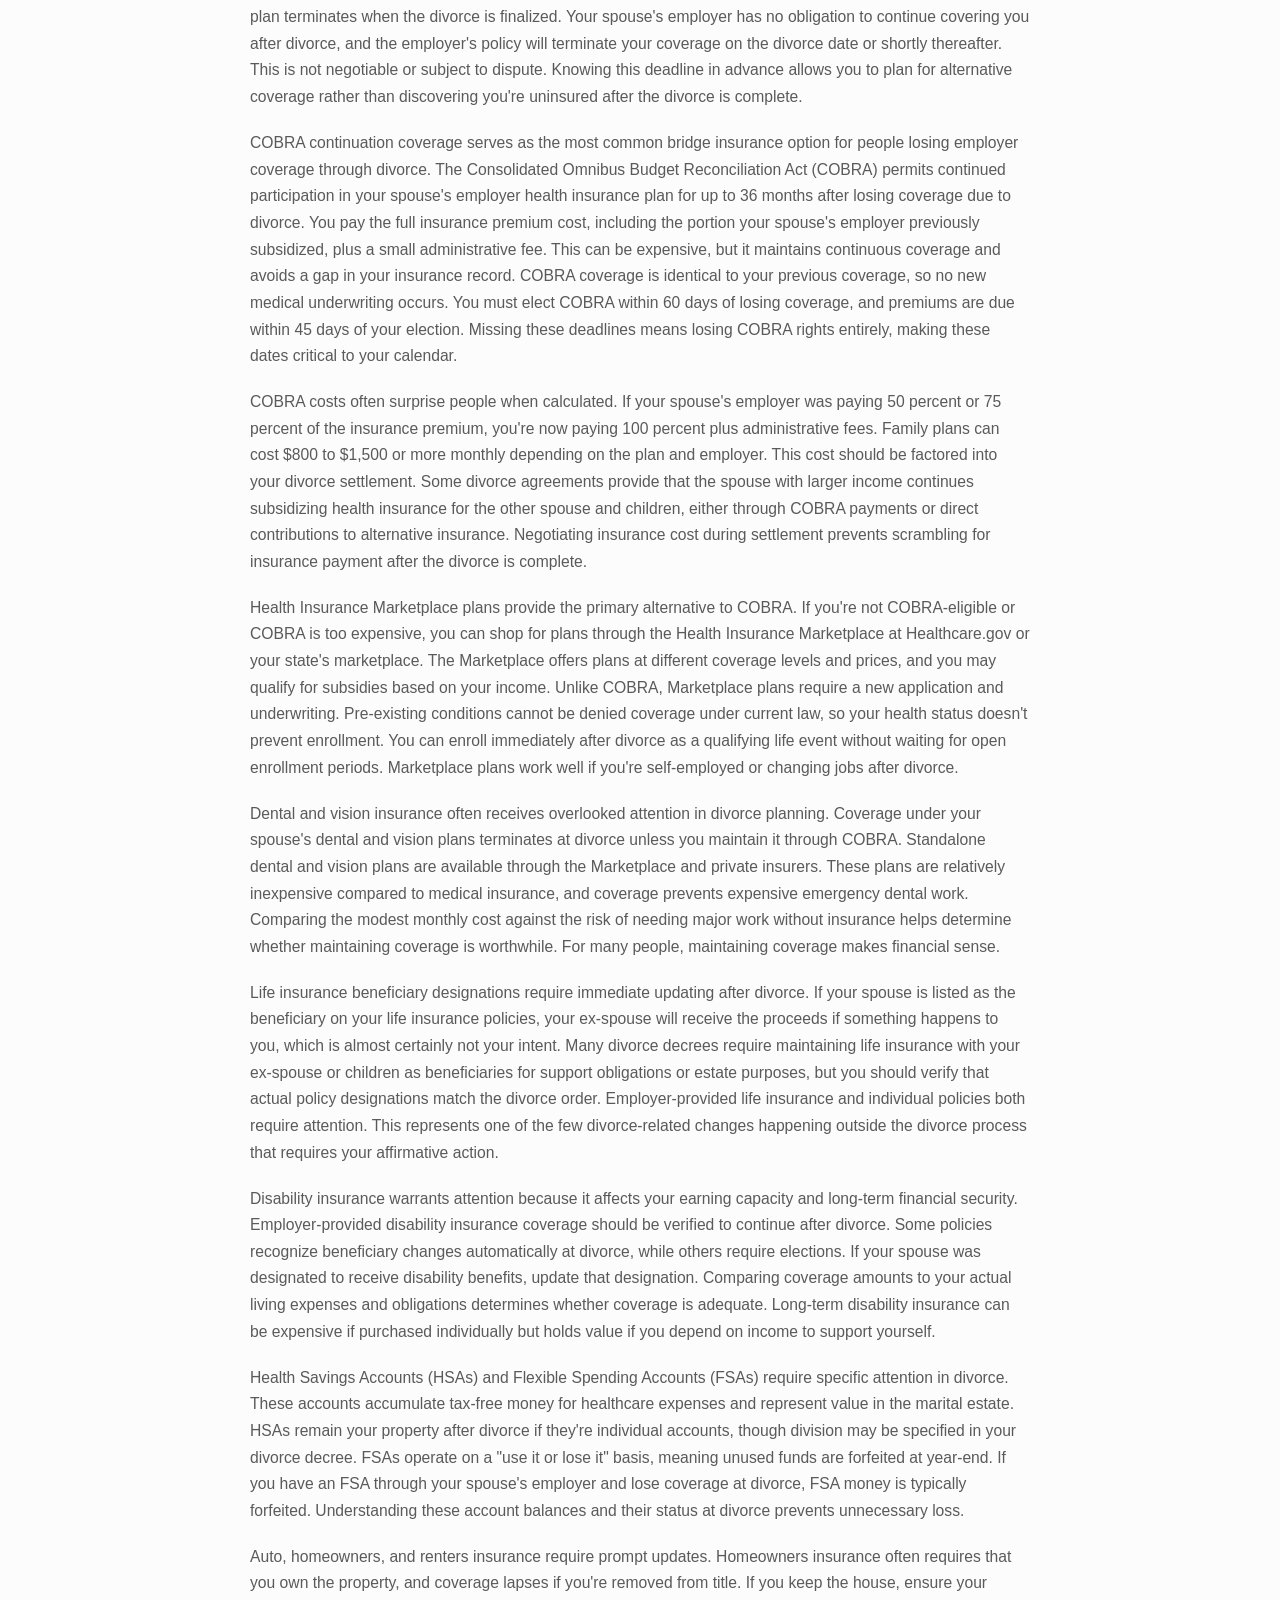
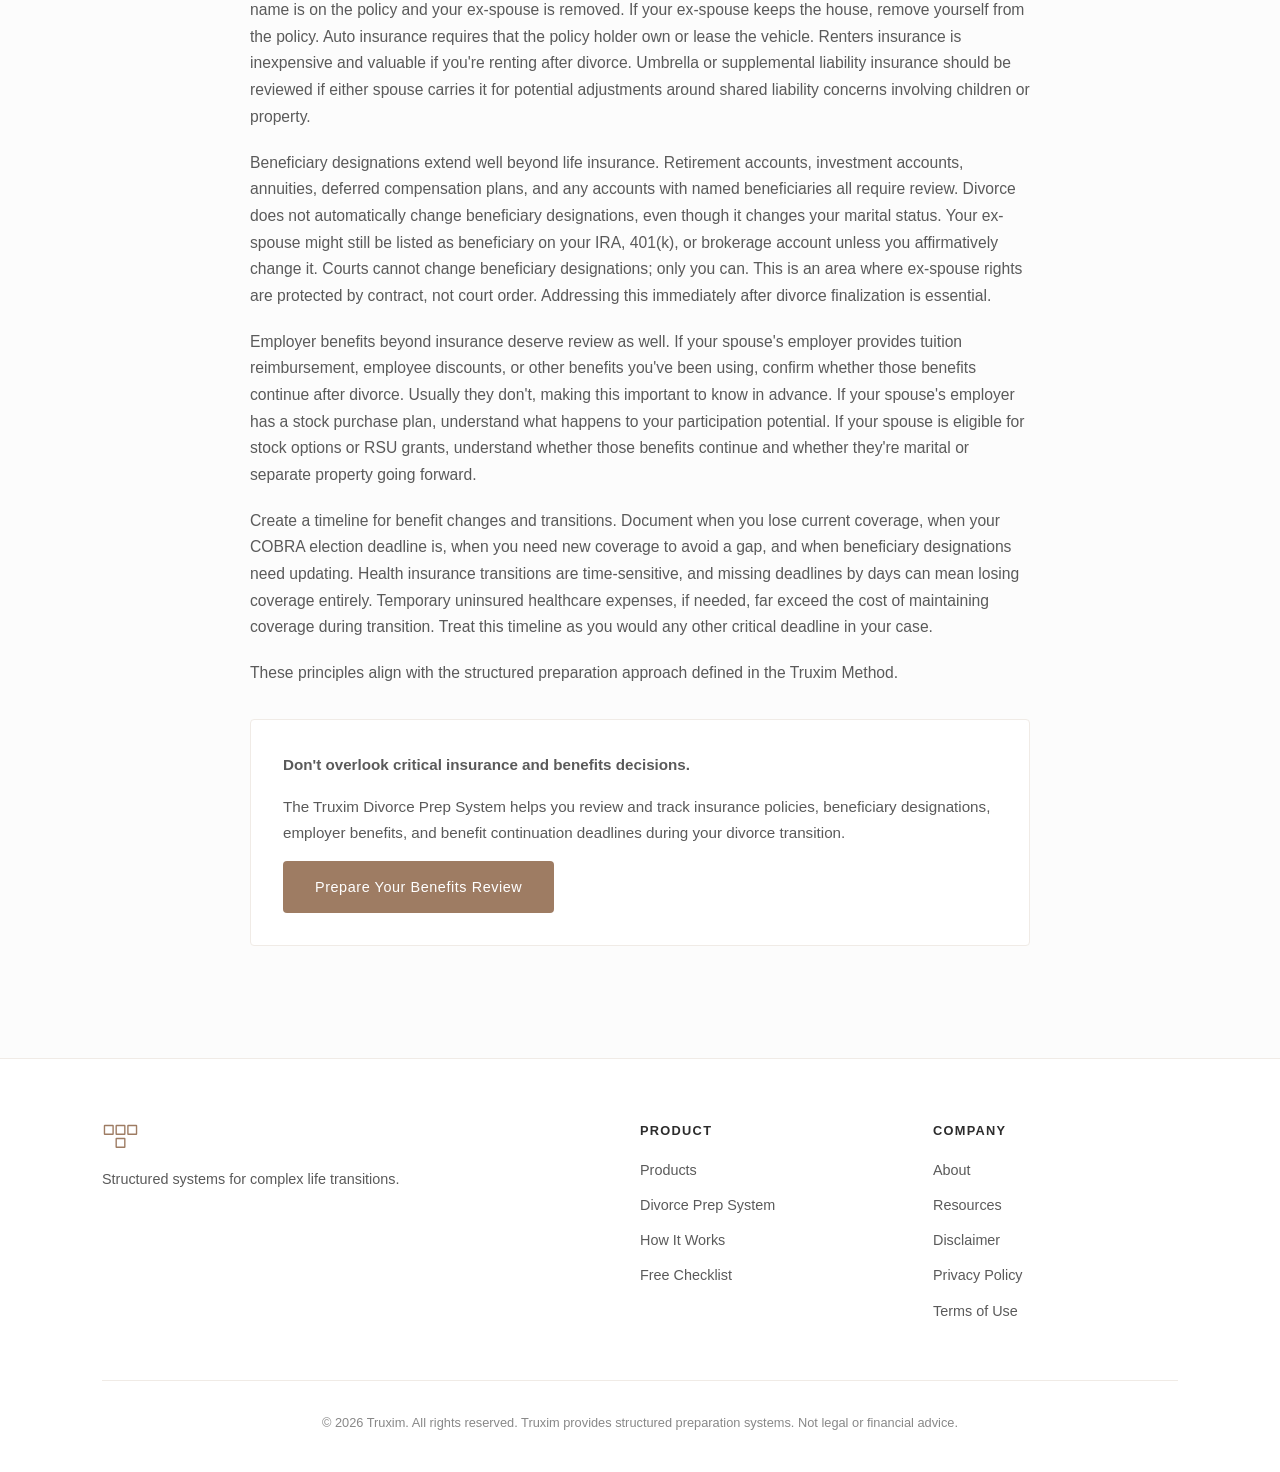
<file: resources.html>
<!DOCTYPE html>
<html lang="en">
<head>
  <meta charset="UTF-8">
  <meta name="viewport" content="width=device-width, initial-scale=1.0">
  <meta name="description" content="Practical guides for divorce preparation, financial organization, and transition planning. Free articles from Truxim.">
  <title>Resources | Truxim</title>
  <link rel="icon" href="images/truxim-icon.svg" type="image/svg+xml">
  <link rel="stylesheet" href="css/style.css">
  <script type="application/ld+json">
  {
    "@context": "https://schema.org",
    "@type": "FAQPage",
    "mainEntity": [
      {
        "@type": "Question",
        "name": "Why is financial preparation important before filing for divorce?",
        "acceptedAnswer": {
          "@type": "Answer",
          "text": "Financial preparation before filing allows you to understand your complete financial picture, which is essential for fair settlement negotiations. With comprehensive income and asset documentation, your attorney can advocate more effectively for your interests, and you'll avoid surprises during the discovery process."
        }
      },
      {
        "@type": "Question",
        "name": "What documents do I need to gather for a divorce in the US?",
        "acceptedAnswer": {
          "@type": "Answer",
          "text": "You'll need personal identification, marriage records, income documentation, tax returns, bank statements, retirement account documents, real estate records, vehicle titles, insurance policies, and business ownership records. A complete document checklist organized by category ensures nothing is overlooked during the process."
        }
      },
      {
        "@type": "Question",
        "name": "How are stock options and ESOPs divided in a divorce?",
        "acceptedAnswer": {
          "@type": "Answer",
          "text": "Stock options and ESOP interests are typically divided based on when they were granted relative to the marriage. The coverture fraction concept applies in most jurisdictions, calculating what portion vested during the marriage versus before or after. Proper valuation and documentation of vesting schedules is critical."
        }
      },
      {
        "@type": "Question",
        "name": "How should I organize my records before meeting with a divorce attorney?",
        "acceptedAnswer": {
          "@type": "Answer",
          "text": "Organize documents by category: financial accounts, income, taxes, property, debts, insurance, and children-related information. Have key dates ready and bring originals or certified copies to your first meeting. Clear organization reduces billable hours and allows your attorney to work more efficiently on your case."
        }
      },
      {
        "@type": "Question",
        "name": "What health insurance options do I have after divorce?",
        "acceptedAnswer": {
          "@type": "Answer",
          "text": "After divorce, you may be eligible for COBRA continuation coverage, the Health Insurance Marketplace, or your own employer plan. COBRA typically provides 36 months of coverage at group rates. You should also review life insurance beneficiaries, disability coverage, and other employee benefits that need updating."
        }
      }
    ]
  }
  </script>
</head>
<body>
  <a href="#main" class="skip-link">Skip to main content</a>
  <header class="site-header">
    <div class="header-inner">
      <a href="index.html" class="site-logo">
        <img src="images/truxim-logo.svg" alt="Truxim" width="160" height="36">
      </a>
      <input type="checkbox" id="nav-toggle" class="nav-toggle-check">
      <label for="nav-toggle" class="nav-toggle-label">Menu</label>
      <nav class="main-nav">
        <a href="products.html">Products</a>
        <a href="how-it-works.html">How It Works</a>
        <a href="resources.html">Resources</a>
        <a href="free-checklist.html">Free Checklist</a>
        <a href="about.html">About</a>
      </nav>
    </div>
  </header>

  <main id="main">
    <section class="hero-section resources-hero">
      <div class="hero-inner">
        <h1>Resources</h1>
        <p class="hero-subtext">Practical guides for divorce preparation, document organization, and transition planning.</p>
      </div>
    </section>

    <section class="article-nav-section">
      <div class="article-nav-inner">
        <h2 class="article-nav-title">Articles in this Section</h2>
        <nav class="article-navigation">
          <ul>
            <li><a href="#financial-preparation">How to Prepare Financially Before Filing for Divorce</a></li>
            <li><a href="#document-checklist">Divorce Document Checklist for US Residents</a></li>
            <li><a href="#esops-stock-options">Understanding ESOPs and Stock Options in Divorce</a></li>
            <li><a href="#meeting-preparation">How to Organize Records Before Meeting a Divorce Attorney</a></li>
            <li><a href="#health-insurance">Health Insurance and Benefits After Divorce</a></li>
          </ul>
        </nav>
      </div>
    </section>

    <section class="article-list">
      <article id="financial-preparation" class="article-entry">
        <div class="article-header">
          <h2>How to Prepare Financially Before Filing for Divorce</h2>
          <span class="article-meta">8 min read</span>
        </div>

        <div class="article-body">
          <p>The financial foundation of your divorce case begins long before you walk into an attorney's office. Divorce settlements rest almost entirely on accurate accounting of what you own, what you owe, and what you earn. Without this foundation, you're vulnerable to incomplete settlements, overlooked assets, and unfavorable terms. The spouse who arrives prepared with complete financial information holds a significant advantage.</p>

          <p>A complete financial picture requires documentation across several layers. Income sources form the foundation of what's available for division and support. Your household income includes W-2 employment, self-employment earnings, rental property income, investment returns, Social Security benefits, disability payments, pension income, and any other recurring revenue streams. Understanding both spouses' income becomes necessary in divorce because both parties' earnings become discoverable information. Comprehending the full household income picture allows you to anticipate settlement proposals and understand what's actually available to distribute.</p>

          <p>Financial accounts scattered across different institutions represent another critical category. Checking accounts, savings accounts, money market accounts, and cash management accounts all require identification and documentation. Bank statements from the past year reveal accounts you might have forgotten about. If your spouse manages money separately, discovery may reveal additional accounts, but joint bank statements and household budgets often show known accounts. These documents form the core of your liquid asset picture.</p>

          <p>Retirement accounts typically represent the largest marital asset in many households and deserve special focus. These accounts include 401(k) plans, IRAs, Roth IRAs, SEP-IRAs, Solo 401(k)s, pensions, and other qualified retirement vehicles. Each account requires current statements showing the balance, the custodian's name, and the account number. If your spouse's employer offers a 401(k) with company matching contributions, the vesting schedule and currently vested percentage become important. Retirement assets cannot be divided through standard transfer procedures; they require specialized paperwork. Identifying these accounts early prevents delays in the settlement process.</p>

          <p>Investment portfolios and brokerage accounts form another asset category. Stocks, mutual funds, bonds, and managed investment accounts all represent marital property that requires documentation. Current account balances matter less than understanding the account structure and contents. Restricted stock units, stock options, and employee stock ownership plan interests require additional documentation beyond standard brokerage statements because they follow different divisibility rules and have different tax implications.</p>

          <p>Liabilities carry equal weight to assets in establishing your marital estate. Every debt requires documentation: mortgages on all properties, home equity lines of credit, auto loans, student loans, credit card balances, personal loans from family members, and business debts. The current balance, interest rate, monthly payment, and original lender should be recorded for each obligation. Your total liabilities reduce your net marital estate, which is why completeness here matters as much as asset documentation.</p>

          <p>Baseline expense analysis provides crucial information for both settlement negotiations and post-divorce financial planning. Reviewing 12 months of bank and credit card statements reveals what your household actually spends, often differing significantly from estimated amounts. Categorizing expenses by type such as housing, utilities, food, insurance, transportation, children's expenses, healthcare, and discretionary spending serves dual purposes. The categories establish your household's true cost of living and they create the foundation for your post-divorce budget. Understanding realistic expense levels informs settlement negotiations and post-divorce financial stability.</p>

          <p>Tax returns provide irrefutable proof of income and reveal asset information. The last three to five years of personal federal and state income tax returns for both spouses show income sources, deductions, losses, investment income, and sometimes significant asset transfers. Self-employment income requires business tax returns as well. Your attorney will request these documents anyway, but having them ready from the start eliminates delays and demonstrates thorough preparation.</p>

          <p>Business ownership interests require comprehensive documentation when present. Business tax returns, profit and loss statements, balance sheets, and business bank statements from the past two to three years all contribute to business valuation. Professional business valuation cannot occur without detailed financial information. Delaying business documentation delays the entire settlement timeline.</p>

          <p>Credit protection measures become important during divorce transitions. A free annual credit report from each of the three major credit bureaus allows you to review for unrecognized accounts and potential fraud. If joint credit card accounts exist, establishing individual credit in your own name before accounts become restricted provides practical protection. This represents financial management during a transition period when incentives for credit damage may exist.</p>

          <p>The preparation effort yields substantial returns during attorney meetings. An organized spouse with complete financial documentation works more efficiently with their attorney, asks more strategic questions, and receives clearer strategic counsel. Your attorney spends less billable time hunting for information and more time advocating on your behalf. The structured preparation approach transforms attorney meetings from fact-finding sessions into strategic planning sessions.</p>

          <p>Financial documentation organization can feel overwhelming when approached as a single task. Systematic documentation of bank statements, investment accounts, tax returns, and debt information in an organized format serves your attorney's needs directly. Rather than arriving with scattered paperwork, you arrive with organized categories that demonstrate clear thinking about your financial situation.</p>

          <p>These principles align with the structured preparation approach defined in the Truxim Method.</p>

          <div class="article-cta">
            <p><strong>Ready to organize your financial documents systematically?</strong></p>
            <p>The Truxim Divorce Prep System includes guided worksheets for documenting all income sources, assets, liabilities, and monthly expenses in the format divorce attorneys expect to see.</p>
            <a href="divorce-prep-system.html" class="cta-button">Explore the Divorce Prep System</a>
          </div>
        </div>
      </article>

      <article id="document-checklist" class="article-entry">
        <div class="article-header">
          <h2>Divorce Document Checklist for US Residents</h2>
          <span class="article-meta">9 min read</span>
        </div>

        <div class="article-body">
          <p>Divorce proceedings in the United States require specific documentation that varies by state but follows common categorical patterns. Understanding what these categories accomplish helps you gather comprehensive documentation that serves your case effectively. Complete documentation prevents surprises later and provides the foundation for settlement negotiations.</p>

          <p>Personal identification documentation establishes your legal identity and status. Birth certificates for yourself and your spouse, along with driver's licenses or state ID, passports, Social Security cards, and work authorization documents, all appear in divorce proceedings. If you have minor children, their birth certificates also become necessary. These documents seem foundational, but they're required for formal filings and proceedings. Certified copies from appropriate state vital records offices provide stronger documentation than personal copies.</p>

          <p>Marriage and family records establish the foundation of your case. Your original marriage certificate or a certified copy creates the legal evidence of marriage. If either spouse was previously divorced, certified copies of prior divorce decrees and previous property settlement agreements become important. Prenuptial or postnuptial agreements, if present, often determine how property is divided. Separation agreements from trial separations may also be relevant. These documents establish what prior agreements, if any, already govern property division.</p>

          <p>Income and employment documentation proves what each spouse actually earns. W-2 forms from the last two to three years for both spouses establish employment income. Self-employment income requires business tax returns and profit and loss statements for the same period. Variable income sources such as bonuses, commissions, or overtime require pay stubs spanning at least 12 months to show the complete range of payments. Some employment income varies seasonally or cyclically; multi-year documentation reveals true average income. 1099 forms for side work, consulting, or freelancing should be included if applicable.</p>

          <p>Tax documentation extends beyond income proof. Federal income tax returns for the last three to five years reveal income sources, deductions, filing status, dependent claims, and sometimes capital gains or losses. State tax returns matter in community property states or when either spouse has out-of-state income. Business tax returns become necessary when either spouse owns a business. Having these documents ready prevents attorney requests and case delays.</p>

          <p>Bank and financial account statements require specific time periods. The past 12 to 24 months of statements from every bank account, checking account, savings account, money market account, and cash management account held by either spouse provide crucial documentation. Joint accounts show household cash positions and spending patterns. Individual accounts reveal separate assets and debts. Account statements sometimes show transfers to other accounts that require tracing. Building account history requires working backward from the most recent statement.</p>

          <p>Retirement account documentation is essential and often overlooked. For every 401(k), IRA, Roth IRA, SEP-IRA, Solo 401(k), pension, or other retirement plan, current statements showing the balance and account custodian are necessary. Pension statements showing the monthly benefit amount and survivor benefit options provide critical information. Pension documents reveal whether the plan has QDRO provisions necessary for division. These accounts are not untouchable; they're marital assets that must be accounted for in settlement.</p>

          <p>Investment account statements spanning 12 to 24 months document all stocks, bonds, mutual funds, exchange-traded funds, and managed investment accounts. Current statements show what each account holds, while historical statements reveal how accounts have been used and whether assets were purchased with marital income or separate property funds. Restricted stock units, stock options, and employee stock purchase plan shares require additional documentation beyond regular brokerage statements.</p>

          <p>Real estate documentation must be comprehensive. Deeds for every property owned by either spouse establish who holds title. For mortgaged properties, current mortgage statements show the balance, interest rate, monthly payment, and loan terms. Home equity lines of credit require current statements. Property tax assessments and property insurance policies also affect the net equity calculation. Documentation of property inheritances or gifts may establish separate property status depending on your state's law.</p>

          <p>Vehicle titles and loan documents complete the asset picture. Car titles, truck titles, motorcycle titles, boat titles, and other vehicle titles showing ownership are straightforward but easy to overlook. Vehicle loan statements showing current balances complete the documentation. These assets often receive less attention but can represent meaningful value in settlements.</p>

          <p>Insurance policies require specific attention. Health insurance documentation shows current coverage, beneficiaries, and premium costs. Life insurance policies must be gathered completely, not just the declarations page. Life insurance beneficiaries often need updating after divorce, which cannot occur until you understand what policies exist and their values. Disability insurance documentation shows available benefits. Homeowners, renters, and auto insurance information becomes relevant. Umbrella or supplemental liability policies should be documented if either spouse carries them.</p>

          <p>Business ownership documentation requires detailed attention when applicable. Business tax returns from the last two to three years, business bank statements, balance sheets, profit and loss statements, and existing business valuations are necessary. Purchase agreements and funding documentation establish whether the business was purchased with marital funds. Business ownership interests vary from sole proprietorships to partnerships to LLC interests to closely held corporate stock. Business documentation varies accordingly. A business is often a marital asset requiring valuation and division or compensation in settlement.</p>

          <p>Immigration documentation matters if either spouse is not a US citizen. Visa status, green card documentation, work authorization documents, and naturalization records affect certain aspects of divorce proceedings and property division.</p>

          <p>Organization and secure storage matter as much as the documents themselves. Folders or binders organized by category create logical structure. Scanning important documents and storing them securely in password-protected locations provides protection. Never leave original documents with your spouse. Exclusive access to your documents prevents loss or alteration. A safe deposit box or secure document storage service provides additional protection if security is a concern. Complete documentation at your fingertips when your attorney requests it prevents delays and gaps.</p>

          <p>Comprehensive document gathering serves multiple purposes. You demonstrate to your attorney that you're organized and serious. You prevent your attorney from billing hours hunting for documents. You ensure nothing gets overlooked in settlement. The spouse with complete documentation enters negotiations prepared.</p>

          <p>These principles align with the structured preparation approach defined in the Truxim Method.</p>

          <div class="article-cta">
            <p><strong>Need guidance organizing these documents?</strong></p>
            <p>The Truxim Divorce Prep System provides structured categories for every document type, helping you gather and organize personal, financial, property, and family records in preparation for your divorce case.</p>
            <a href="divorce-prep-system.html" class="cta-button">Start Organizing Your Documents</a>
          </div>
        </div>
      </article>

      <article id="esops-stock-options" class="article-entry">
        <div class="article-header">
          <h2>Understanding ESOPs and Stock Options in Divorce</h2>
          <span class="article-meta">8 min read</span>
        </div>

        <div class="article-body">
          <p>Equity compensation creates complexities that straightforward salary and bonuses do not. Restricted stock units, stock options, employee stock ownership plans (ESOPs), phantom stock, and other equity-based compensation require specialized understanding in divorce. Mishandling equity compensation results in significant financial losses or disputes years after divorce finalization. Understanding the fundamentals allows you to ask appropriate questions and work with qualified professionals.</p>

          <p>ESOPs represent a specific form of employee ownership in a company, typically structured as a retirement plan where the employer contributes company stock to individual employee accounts. These accounts accumulate shares over time, and employees may exercise voting rights and receive federal law protections. The ESOP differs from direct company stock ownership; it's a qualified retirement plan with distinct characteristics. When an employee leaves a company with an ESOP, the employer's obligation to repurchase the employee's interest creates both asset value and potential complexity in divorce.</p>

          <p>Stock options exist in several varieties, each with different tax treatment and divisibility characteristics. Incentive Stock Options (ISOs) receive favorable tax treatment if held long enough, but this treatment disappears if the option is exercised after divorce by the ex-spouse. Non-Qualified Stock Options (NSOs) lack favorable tax treatment but divide more straightforwardly. Restricted Stock Units (RSUs) represent a newer compensation form more common in technology and growth companies. RSUs embody a promise that certain vesting conditions will result in actual share receipt. Phantom stock from private companies represents cash bonuses tied to company valuation rather than actual share ownership. Each type carries different divisibility rules and tax implications.</p>

          <p>Vesting schedules determine when equity compensation actually belongs to you and significantly affect divorce calculations. A four-year vesting schedule with a one-year cliff means zero percent ownership until the one-year anniversary, then immediate 25 percent ownership, with additional shares vesting progressively over the following three years. Leaving the company before the cliff date results in forfeiture of all equity. When your spouse receives equity compensation early in your marriage but most vests after separation or divorce, determining the marriage's share becomes complex. Grant dates, separation dates, and divorce dates all affect the calculation.</p>

          <p>The distinction between marital and separate property depends on grant timing and vesting timing. Equity compensation granted during marriage is generally considered marital property, even if vesting occurs after divorce. Equity granted before marriage or after separation often falls into separate property, depending on state law. Some states apply the "coverture fraction" concept, calculating what portion was earned during marriage based on grant date and vesting date. Others use different tests. This variation in state law makes understanding your specific state's treatment essential.</p>

          <p>The coverture fraction approach, used in many states, divides the vesting period into portions occurring during marriage and after. If you married someone who received stock options vesting over five years before marriage, only the portion vesting during marriage would be considered marital property. The numerator represents months between grant date and divorce date; the denominator represents total vesting period. The resulting fraction applies to vested value to determine the marital portion. Different states define these dates differently, making consultation with a professional familiar with your state's law essential.</p>

          <p>Equity compensation documentation must include original grant agreements and current statements showing vesting status. The grant agreement specifies the compensation type, share number, grant date, vesting schedule, exercise price if applicable, and acquisition terms. Without the grant agreement, proper determination of marital property portions becomes impossible. Current statements from the employer or stock plan administrator show what's currently vested, what remains unvested, and the current share value.</p>

          <p>Valuation of equity compensation raises important questions. Publicly traded company shares have readily available market prices. Private company valuations become more subjective. Option value depends on whether you can exercise it or must leave the company first. Illiquidity affects private company valuations. Private company equities often require formal appraisals or professional opinions. Divorce settlements might need to account for different valuations across grant dates, vesting dates, separation dates, divorce dates, and settlement valuation dates. These dates frequently produce different valuations, affecting the split.</p>

          <p>Deferred compensation plans sometimes function similarly to equity compensation. Nonqualified deferred compensation plans may contain compensation not yet received, and determining marital property portions requires analysis similar to equity compensation. These plans often contain restrictions on payment timing, affecting current values.</p>

          <p>Division mechanisms for equity compensation vary substantially. "Roll forward" approaches pay the ex-spouse their marital share from future proceeds when equity is eventually sold or cashed out. "Buy-out" approaches calculate the marital portion's current value and compensate the ex-spouse with other assets. "In-kind" division splits the actual shares or units between spouses. Each mechanism carries different tax, practical, and strategic implications. The appropriate mechanism depends on the specific situation and applicable state law.</p>

          <p>Employer policies and plan documents determine what division is actually possible. Some stock plans explicitly prohibit ex-spouse transfers. Others require special documentation. ESOPs and qualified plans often require a Qualified Domestic Relations Order (QDRO) for division. Options sometimes require company consent. Understanding what the plan document permits prevents proposing divisions the plan administrator will reject.</p>

          <p>Equity compensation complexity often justifies specialized financial advisor or forensic accountant assistance. Professionals familiar with equity compensation and your state's law can calculate marital portions, determine proper valuation, and recommend division mechanisms. This cost is justified because equity compensation division errors result in tens of thousands of dollars in losses.</p>

          <p>These principles align with the structured preparation approach defined in the Truxim Method.</p>

          <div class="article-cta">
            <p><strong>Need help tracking equity compensation in your divorce?</strong></p>
            <p>The Truxim Divorce Prep System includes structured documentation for stock options, RSUs, ESOPs, and other equity compensation, ensuring you capture all necessary details about grants, vesting, and current values.</p>
            <a href="divorce-prep-system.html" class="cta-button">Organize Your Equity Documentation</a>
          </div>
        </div>
      </article>

      <article id="meeting-preparation" class="article-entry">
        <div class="article-header">
          <h2>How to Organize Records Before Meeting a Divorce Attorney</h2>
          <span class="article-meta">7 min read</span>
        </div>

        <div class="article-body">
          <p>Your first meeting with a divorce attorney sets the tone for your entire case. This meeting determines whether your attorney understands your situation, can provide competent counsel, and feels motivated to advocate strongly on your behalf. The organization and completeness of the information you bring profoundly affects what your attorney can accomplish and how efficiently they can work. Disorganized clients with scattered information require longer representation and often receive less effective counsel simply because information is harder to locate.</p>

          <p>Documentation matters, but organization matters equally. Rather than arriving with unsorted papers and expecting your attorney to organize them, organize documents by category in logical structure. Financial documentation should be organized chronologically with most recent items first. Property documents should be grouped together. Family information should be separate. Debts should be grouped as a unit. This organization demonstrates rational thinking about your situation and shows respect for your attorney's time by presenting information in usable format.</p>

          <p>Originals or certified copies carry more weight than photocopies in divorce proceedings. Photocopies work for most financial documents, but titles, deeds, and official documents are stronger as originals. Your attorney will probably scan documents anyway, but having originals available demonstrates thoroughness. For documents you don't have originals of, bring the best copies available and note which documents are missing. This honesty prevents your attorney from assuming you have documents that are actually unavailable.</p>

          <p>Key dates anchor your case and guide your attorney's understanding of your timeline. Your marriage date, your separation date (even if you're still living together), your planned filing date or your spouse's filing date, and the dates of major financial events all matter. Home purchases, children's births, significant inheritances or gifts, and employment changes should all be documented with their dates. Your attorney will ask these questions, but having prepared answers saves time and demonstrates organized thinking.</p>

          <p>A basic inventory of your major assets provides scale and context for your attorney. Approximate home value and mortgage balance matter more than precise figures at this stage. Rough retirement account balances and vehicle ownership information suffice. This inventory need not be precise; rough estimates work well. Your attorney needs a sense of the estate's scale and composition.</p>

          <p>Significant debts require documentation. Mortgages, home equity lines of credit, auto loans, student loans, credit card debts, and personal loans all need creditor names, approximate balances, and monthly payments. Precision matters less than completeness. Your attorney needs to understand your total liability picture for settlement strategy.</p>

          <p>Children's information becomes foundational to custody and support discussions. Exact birthdates and names of each minor child, their school attendance, and current custody and visitation arrangements if separated all matter. Even if custody isn't your primary concern, your attorney needs this information to understand your case fully.</p>

          <p>Written questions for your attorney ensure you cover important concerns. What will the timeline be? What does the process cost and how are you billed? What should you do or avoid during divorce? Can you move? Can you spend money? What happens to joint accounts? What documentation will they need from you? What can you expect from your spouse? These questions, prepared in advance, ensure efficient use of your meeting time. You'll likely think of additional questions during the meeting, but starting with a prepared list guides the conversation effectively.</p>

          <p>Your spouse's employment information matters for settlement strategy. Where does your spouse work? If your spouse is self-employed or owns a business, what information do you have about that business? Your attorney needs to understand your spouse's income situation to calculate support obligations and understand settlement capacity. If your spouse changes jobs frequently or has variable income, document that pattern. This information comes from your own knowledge, tax returns, and financial statements, not from spying.</p>

          <p>Basic understanding of your state's divorce law before your attorney meeting improves how effectively you use that time. You don't need to become a lawyer, but knowing whether your state is community property or equitable distribution, understanding the general timeline, and having basic questions answered through online research means your attorney doesn't need to spend time on legal education that could address your specific case. Your state bar association and court website often have helpful information. Your attorney can then focus on strategy rather than basic legal education.</p>

          <p>Existing agreements with your spouse should be brought to your meeting. If you've had mediation or settlement discussions, document what was discussed. If safety, substance abuse, or parenting fitness concerns exist, prepare to discuss these honestly. Your attorney needs the full picture, including uncomfortable information, to advise you properly. Withholding embarrassing or unflattering information about your spouse undermines your attorney's ability to represent you effectively.</p>

          <p>Taking notes during your meeting helps you remember critical information. Your attorney will provide details you need to retain. You cannot remember everything, and referencing notes later prevents misunderstandings. Ask your attorney for written materials or resources. Many attorneys provide client guides or process information packets about divorce in their jurisdiction.</p>

          <p>Organized clients receive better service, faster resolution, and more effective advocacy. Your attorney spends less time hunting for information and more time strategizing on your behalf. The investment in organization before that first meeting pays dividends throughout your case. The Truxim Divorce Prep System structures this preparation, creating organized categories for every document type, key date, and piece of information your attorney will need.</p>

          <p>These principles align with the structured preparation approach defined in the Truxim Method.</p>

          <div class="article-cta">
            <p><strong>Prepare for your attorney meeting with confidence.</strong></p>
            <p>The Truxim Divorce Prep System organizes your financial records, documents, key dates, and background information in the format attorneys expect, transforming your preparation into actionable intelligence for your case.</p>
            <a href="divorce-prep-system.html" class="cta-button">Get Organized Before Your Meeting</a>
          </div>
        </div>
      </article>

      <article id="health-insurance" class="article-entry">
        <div class="article-header">
          <h2>Health Insurance and Benefits After Divorce</h2>
          <span class="article-meta">9 min read</span>
        </div>

        <div class="article-body">
          <p>The practical details of post-divorce life often receive less attention than property division and custody, yet health insurance and employee benefits rank among the most important transition issues. Many people discover after divorce that health insurance coverage has lapsed, valuable benefits have been forfeited, or critical enrollment deadlines have passed. Unlike property division, which happens once, benefits and insurance require ongoing management and decision-making. Understanding your options and acting decisively prevents coverage gaps and protects your financial security.</p>

          <p>Employer-sponsored health insurance changes significantly at divorce. Coverage under your spouse's employer plan terminates when the divorce is finalized. Your spouse's employer has no obligation to continue covering you after divorce, and the employer's policy will terminate your coverage on the divorce date or shortly thereafter. This is not negotiable or subject to dispute. Knowing this deadline in advance allows you to plan for alternative coverage rather than discovering you're uninsured after the divorce is complete.</p>

          <p>COBRA continuation coverage serves as the most common bridge insurance option for people losing employer coverage through divorce. The Consolidated Omnibus Budget Reconciliation Act (COBRA) permits continued participation in your spouse's employer health insurance plan for up to 36 months after losing coverage due to divorce. You pay the full insurance premium cost, including the portion your spouse's employer previously subsidized, plus a small administrative fee. This can be expensive, but it maintains continuous coverage and avoids a gap in your insurance record. COBRA coverage is identical to your previous coverage, so no new medical underwriting occurs. You must elect COBRA within 60 days of losing coverage, and premiums are due within 45 days of your election. Missing these deadlines means losing COBRA rights entirely, making these dates critical to your calendar.</p>

          <p>COBRA costs often surprise people when calculated. If your spouse's employer was paying 50 percent or 75 percent of the insurance premium, you're now paying 100 percent plus administrative fees. Family plans can cost $800 to $1,500 or more monthly depending on the plan and employer. This cost should be factored into your divorce settlement. Some divorce agreements provide that the spouse with larger income continues subsidizing health insurance for the other spouse and children, either through COBRA payments or direct contributions to alternative insurance. Negotiating insurance cost during settlement prevents scrambling for insurance payment after the divorce is complete.</p>

          <p>Health Insurance Marketplace plans provide the primary alternative to COBRA. If you're not COBRA-eligible or COBRA is too expensive, you can shop for plans through the Health Insurance Marketplace at Healthcare.gov or your state's marketplace. The Marketplace offers plans at different coverage levels and prices, and you may qualify for subsidies based on your income. Unlike COBRA, Marketplace plans require a new application and underwriting. Pre-existing conditions cannot be denied coverage under current law, so your health status doesn't prevent enrollment. You can enroll immediately after divorce as a qualifying life event without waiting for open enrollment periods. Marketplace plans work well if you're self-employed or changing jobs after divorce.</p>

          <p>Dental and vision insurance often receives overlooked attention in divorce planning. Coverage under your spouse's dental and vision plans terminates at divorce unless you maintain it through COBRA. Standalone dental and vision plans are available through the Marketplace and private insurers. These plans are relatively inexpensive compared to medical insurance, and coverage prevents expensive emergency dental work. Comparing the modest monthly cost against the risk of needing major work without insurance helps determine whether maintaining coverage is worthwhile. For many people, maintaining coverage makes financial sense.</p>

          <p>Life insurance beneficiary designations require immediate updating after divorce. If your spouse is listed as the beneficiary on your life insurance policies, your ex-spouse will receive the proceeds if something happens to you, which is almost certainly not your intent. Many divorce decrees require maintaining life insurance with your ex-spouse or children as beneficiaries for support obligations or estate purposes, but you should verify that actual policy designations match the divorce order. Employer-provided life insurance and individual policies both require attention. This represents one of the few divorce-related changes happening outside the divorce process that requires your affirmative action.</p>

          <p>Disability insurance warrants attention because it affects your earning capacity and long-term financial security. Employer-provided disability insurance coverage should be verified to continue after divorce. Some policies recognize beneficiary changes automatically at divorce, while others require elections. If your spouse was designated to receive disability benefits, update that designation. Comparing coverage amounts to your actual living expenses and obligations determines whether coverage is adequate. Long-term disability insurance can be expensive if purchased individually but holds value if you depend on income to support yourself.</p>

          <p>Health Savings Accounts (HSAs) and Flexible Spending Accounts (FSAs) require specific attention in divorce. These accounts accumulate tax-free money for healthcare expenses and represent value in the marital estate. HSAs remain your property after divorce if they're individual accounts, though division may be specified in your divorce decree. FSAs operate on a "use it or lose it" basis, meaning unused funds are forfeited at year-end. If you have an FSA through your spouse's employer and lose coverage at divorce, FSA money is typically forfeited. Understanding these account balances and their status at divorce prevents unnecessary loss.</p>

          <p>Auto, homeowners, and renters insurance require prompt updates. Homeowners insurance often requires that you own the property, and coverage lapses if you're removed from title. If you keep the house, ensure your name is on the policy and your ex-spouse is removed. If your ex-spouse keeps the house, remove yourself from the policy. Auto insurance requires that the policy holder own or lease the vehicle. Renters insurance is inexpensive and valuable if you're renting after divorce. Umbrella or supplemental liability insurance should be reviewed if either spouse carries it for potential adjustments around shared liability concerns involving children or property.</p>

          <p>Beneficiary designations extend well beyond life insurance. Retirement accounts, investment accounts, annuities, deferred compensation plans, and any accounts with named beneficiaries all require review. Divorce does not automatically change beneficiary designations, even though it changes your marital status. Your ex-spouse might still be listed as beneficiary on your IRA, 401(k), or brokerage account unless you affirmatively change it. Courts cannot change beneficiary designations; only you can. This is an area where ex-spouse rights are protected by contract, not court order. Addressing this immediately after divorce finalization is essential.</p>

          <p>Employer benefits beyond insurance deserve review as well. If your spouse's employer provides tuition reimbursement, employee discounts, or other benefits you've been using, confirm whether those benefits continue after divorce. Usually they don't, making this important to know in advance. If your spouse's employer has a stock purchase plan, understand what happens to your participation potential. If your spouse is eligible for stock options or RSU grants, understand whether those benefits continue and whether they're marital or separate property going forward.</p>

          <p>Create a timeline for benefit changes and transitions. Document when you lose current coverage, when your COBRA election deadline is, when you need new coverage to avoid a gap, and when beneficiary designations need updating. Health insurance transitions are time-sensitive, and missing deadlines by days can mean losing coverage entirely. Temporary uninsured healthcare expenses, if needed, far exceed the cost of maintaining coverage during transition. Treat this timeline as you would any other critical deadline in your case.</p>

          <p>These principles align with the structured preparation approach defined in the Truxim Method.</p>

          <div class="article-cta">
            <p><strong>Don't overlook critical insurance and benefits decisions.</strong></p>
            <p>The Truxim Divorce Prep System helps you review and track insurance policies, beneficiary designations, employer benefits, and benefit continuation deadlines during your divorce transition.</p>
            <a href="divorce-prep-system.html" class="cta-button">Prepare Your Benefits Review</a>
          </div>
        </div>
      </article>
    </section>
  </main>

  <footer class="site-footer">
    <div class="footer-inner">
      <div class="footer-grid">
        <div class="footer-brand">
          <img src="images/truxim-icon.svg" alt="Truxim" width="40" height="30">
          <p>Structured systems for complex life transitions.</p>
        </div>
        <div class="footer-links">
          <h4>Product</h4>
          <ul>
            <li><a href="products.html">Products</a></li>
            <li><a href="divorce-prep-system.html">Divorce Prep System</a></li>
            <li><a href="how-it-works.html">How It Works</a></li>
            <li><a href="free-checklist.html">Free Checklist</a></li>
          </ul>
        </div>
        <div class="footer-links">
          <h4>Company</h4>
          <ul>
            <li><a href="about.html">About</a></li>
            <li><a href="resources.html">Resources</a></li>
            <li><a href="disclaimer.html">Disclaimer</a></li>
            <li><a href="privacy.html">Privacy Policy</a></li>
            <li><a href="terms.html">Terms of Use</a></li>
          </ul>
        </div>
      </div>
      <div class="footer-legal">
        <p>&copy; 2026 Truxim. All rights reserved. Truxim provides structured preparation systems. Not legal or financial advice.</p>
      </div>
    </div>
  </footer>

<!-- Default Statcounter code for truxim.com -->
<script type="text/javascript">
var sc_project=13205528;
var sc_invisible=1;
var sc_security="69899f8c";
</script>
<script type="text/javascript"
src="https://www.statcounter.com/counter/counter.js"
async></script>
<noscript><div class="statcounter"><a title="web statistics"
href="https://statcounter.com/" target="_blank"><img
class="statcounter"
src="https://c.statcounter.com/13205528/0/69899f8c/1/"
alt="web statistics"
referrerPolicy="no-referrer-when-downgrade"></a></div></noscript>
<!-- End of Statcounter Code -->
</body>
</html>
</file>
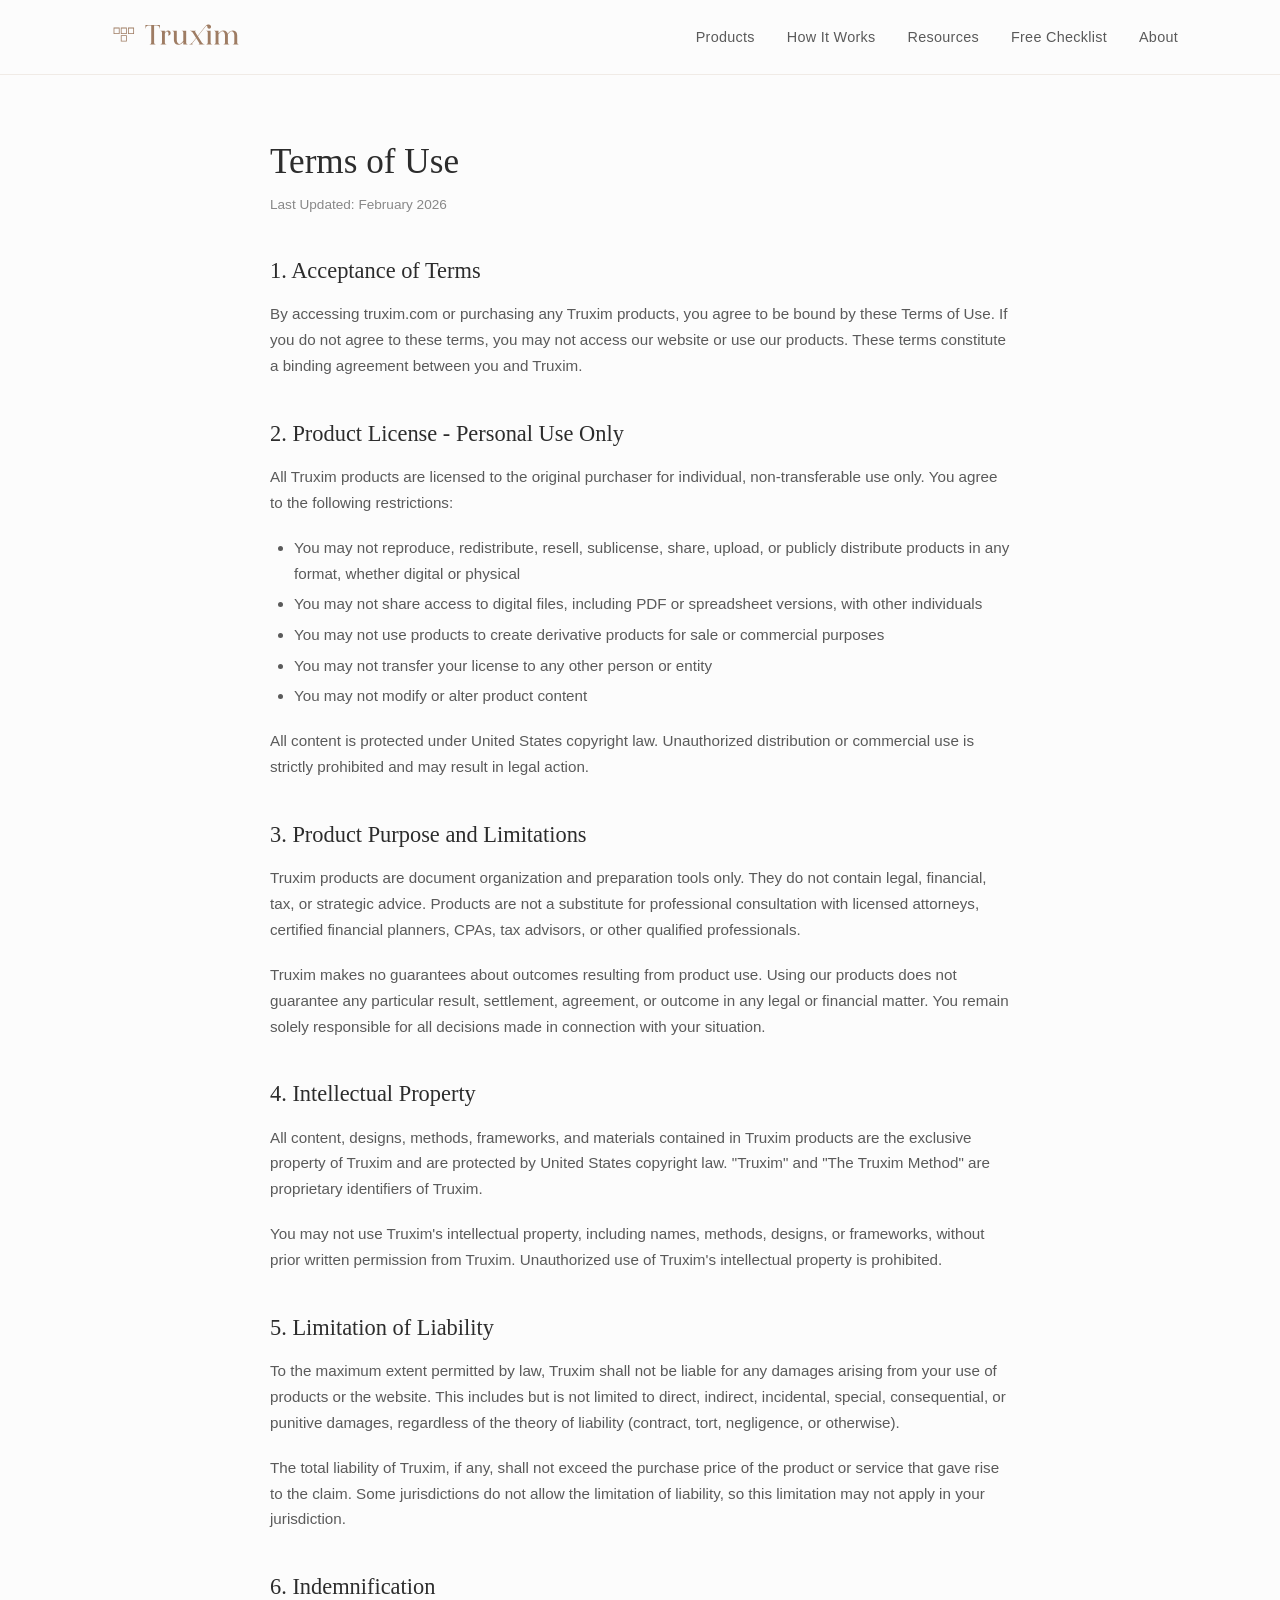
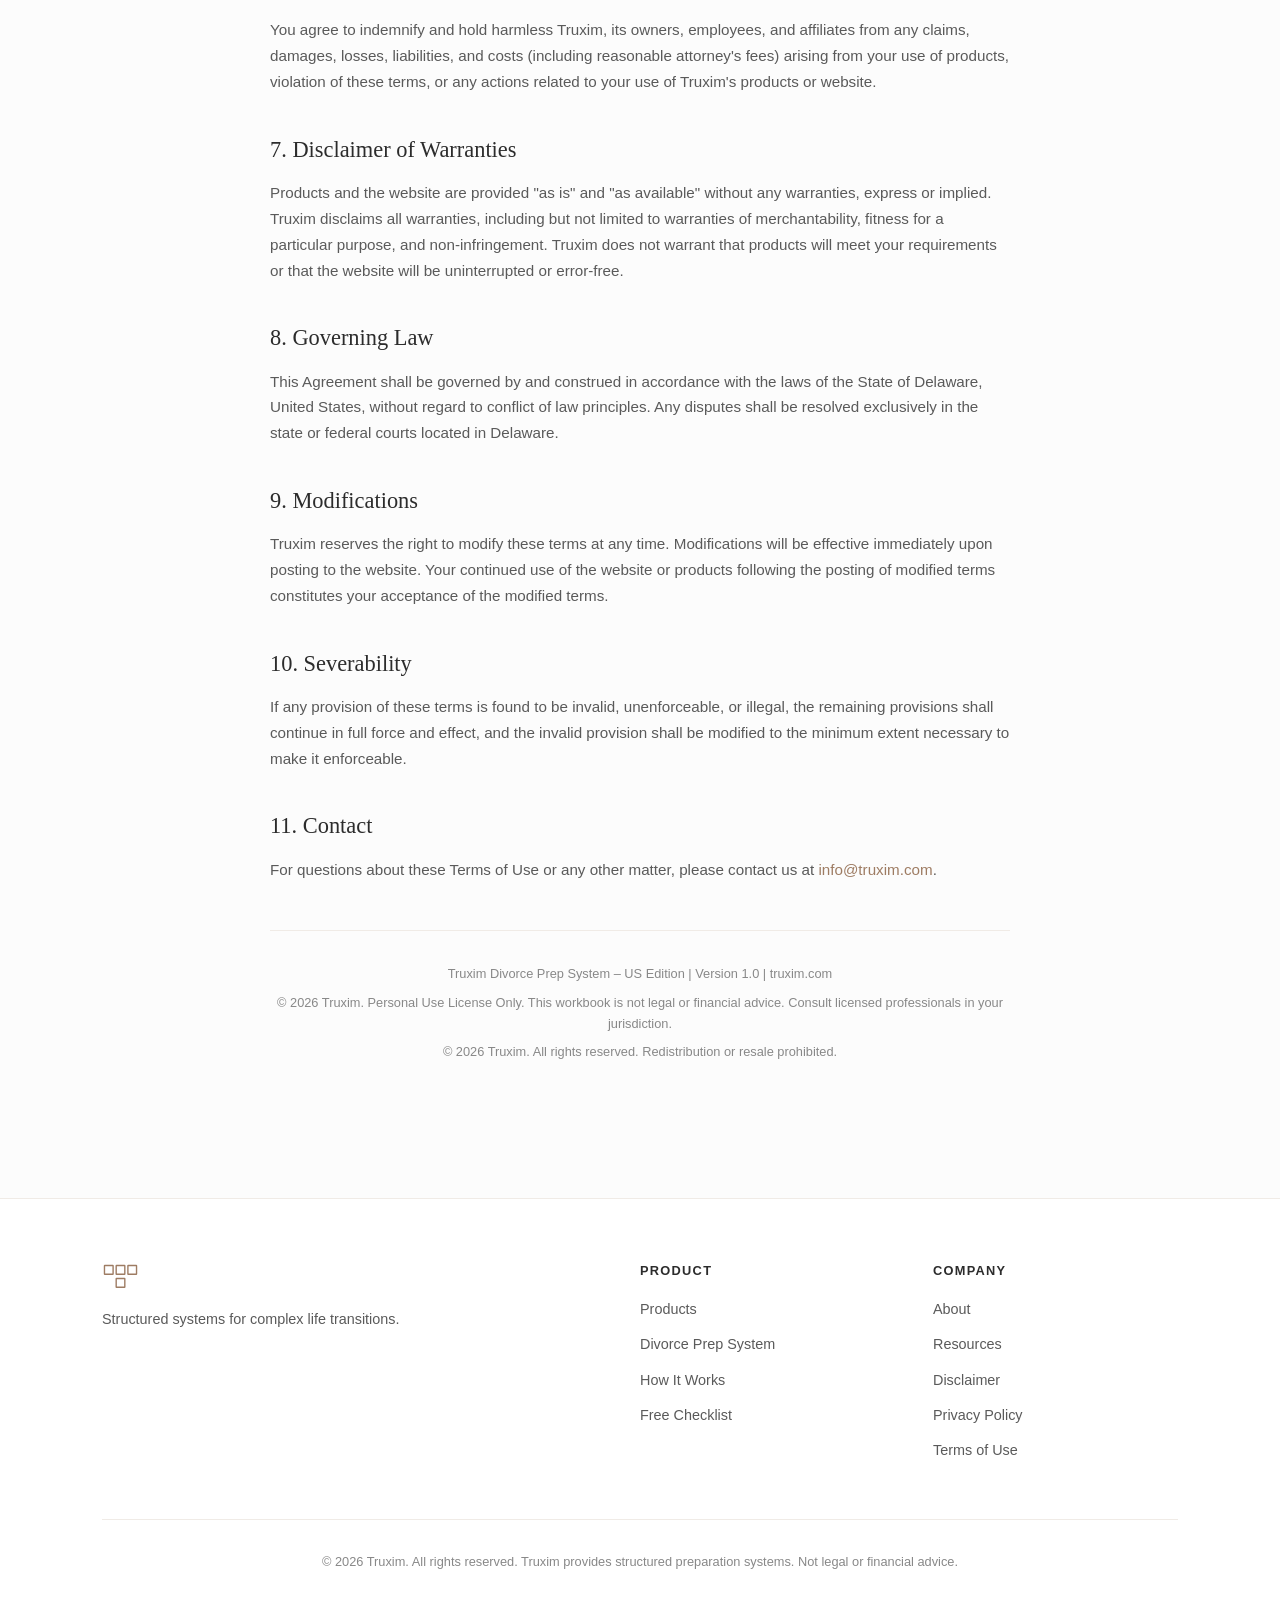
<file: terms.html>
<!DOCTYPE html>
<html lang="en">
<head>
  <meta charset="UTF-8">
  <meta name="viewport" content="width=device-width, initial-scale=1.0">
  <meta name="description" content="Terms of use for Truxim products and website. Review licensing terms, personal use restrictions, and liability limitations.">
  <title>Terms of Use | Truxim</title>
  <link rel="icon" href="images/truxim-icon.svg" type="image/svg+xml">
  <link rel="stylesheet" href="css/style.css">
</head>
<body>
  <a href="#main" class="skip-link">Skip to main content</a>
  <header class="site-header">
    <div class="header-inner">
      <a href="index.html" class="site-logo">
        <img src="images/truxim-logo.svg" alt="Truxim" width="160" height="36">
      </a>
      <input type="checkbox" id="nav-toggle" class="nav-toggle-check">
      <label for="nav-toggle" class="nav-toggle-label">Menu</label>
      <nav class="main-nav">
        <a href="products.html">Products</a>
        <a href="how-it-works.html">How It Works</a>
        <a href="resources.html">Resources</a>
        <a href="free-checklist.html">Free Checklist</a>
        <a href="about.html">About</a>
      </nav>
    </div>
  </header>

  <main id="main" class="legal-content">
    <h1>Terms of Use</h1>
    <p class="last-updated">Last Updated: February 2026</p>

    <section>
      <h2>1. Acceptance of Terms</h2>
      <p>By accessing truxim.com or purchasing any Truxim products, you agree to be bound by these Terms of Use. If you do not agree to these terms, you may not access our website or use our products. These terms constitute a binding agreement between you and Truxim.</p>
    </section>

    <section>
      <h2>2. Product License - Personal Use Only</h2>
      <p>All Truxim products are licensed to the original purchaser for individual, non-transferable use only. You agree to the following restrictions:</p>
      <ul>
        <li>You may not reproduce, redistribute, resell, sublicense, share, upload, or publicly distribute products in any format, whether digital or physical</li>
        <li>You may not share access to digital files, including PDF or spreadsheet versions, with other individuals</li>
        <li>You may not use products to create derivative products for sale or commercial purposes</li>
        <li>You may not transfer your license to any other person or entity</li>
        <li>You may not modify or alter product content</li>
      </ul>
      <p>All content is protected under United States copyright law. Unauthorized distribution or commercial use is strictly prohibited and may result in legal action.</p>
    </section>

    <section>
      <h2>3. Product Purpose and Limitations</h2>
      <p>Truxim products are document organization and preparation tools only. They do not contain legal, financial, tax, or strategic advice. Products are not a substitute for professional consultation with licensed attorneys, certified financial planners, CPAs, tax advisors, or other qualified professionals.</p>
      <p>Truxim makes no guarantees about outcomes resulting from product use. Using our products does not guarantee any particular result, settlement, agreement, or outcome in any legal or financial matter. You remain solely responsible for all decisions made in connection with your situation.</p>
    </section>

    <section>
      <h2>4. Intellectual Property</h2>
      <p>All content, designs, methods, frameworks, and materials contained in Truxim products are the exclusive property of Truxim and are protected by United States copyright law. "Truxim" and "The Truxim Method" are proprietary identifiers of Truxim.</p>
      <p>You may not use Truxim's intellectual property, including names, methods, designs, or frameworks, without prior written permission from Truxim. Unauthorized use of Truxim's intellectual property is prohibited.</p>
    </section>

    <section>
      <h2>5. Limitation of Liability</h2>
      <p>To the maximum extent permitted by law, Truxim shall not be liable for any damages arising from your use of products or the website. This includes but is not limited to direct, indirect, incidental, special, consequential, or punitive damages, regardless of the theory of liability (contract, tort, negligence, or otherwise).</p>
      <p>The total liability of Truxim, if any, shall not exceed the purchase price of the product or service that gave rise to the claim. Some jurisdictions do not allow the limitation of liability, so this limitation may not apply in your jurisdiction.</p>
    </section>

    <section>
      <h2>6. Indemnification</h2>
      <p>You agree to indemnify and hold harmless Truxim, its owners, employees, and affiliates from any claims, damages, losses, liabilities, and costs (including reasonable attorney's fees) arising from your use of products, violation of these terms, or any actions related to your use of Truxim's products or website.</p>
    </section>

    <section>
      <h2>7. Disclaimer of Warranties</h2>
      <p>Products and the website are provided "as is" and "as available" without any warranties, express or implied. Truxim disclaims all warranties, including but not limited to warranties of merchantability, fitness for a particular purpose, and non-infringement. Truxim does not warrant that products will meet your requirements or that the website will be uninterrupted or error-free.</p>
    </section>

    <section>
      <h2>8. Governing Law</h2>
      <p>This Agreement shall be governed by and construed in accordance with the laws of the State of Delaware, United States, without regard to conflict of law principles. Any disputes shall be resolved exclusively in the state or federal courts located in Delaware.</p>
    </section>

    <section>
      <h2>9. Modifications</h2>
      <p>Truxim reserves the right to modify these terms at any time. Modifications will be effective immediately upon posting to the website. Your continued use of the website or products following the posting of modified terms constitutes your acceptance of the modified terms.</p>
    </section>

    <section>
      <h2>10. Severability</h2>
      <p>If any provision of these terms is found to be invalid, unenforceable, or illegal, the remaining provisions shall continue in full force and effect, and the invalid provision shall be modified to the minimum extent necessary to make it enforceable.</p>
    </section>

    <section>
      <h2>11. Contact</h2>
      <p>For questions about these Terms of Use or any other matter, please contact us at <a href="mailto:info@truxim.com">info@truxim.com</a>.</p>
    </section>

    <div class="legal-footer-block">
      <p>Truxim Divorce Prep System – US Edition | Version 1.0 | truxim.com</p>
      <p>© 2026 Truxim. Personal Use License Only. This workbook is not legal or financial advice. Consult licensed professionals in your jurisdiction.</p>
      <p>© 2026 Truxim. All rights reserved. Redistribution or resale prohibited.</p>
    </div>
  </main>

  <footer class="site-footer">
    <div class="footer-inner">
      <div class="footer-grid">
        <div class="footer-brand">
          <img src="images/truxim-icon.svg" alt="Truxim" width="40" height="30">
          <p>Structured systems for complex life transitions.</p>
        </div>
        <div class="footer-links">
          <h4>Product</h4>
          <ul>
            <li><a href="products.html">Products</a></li>
            <li><a href="divorce-prep-system.html">Divorce Prep System</a></li>
            <li><a href="how-it-works.html">How It Works</a></li>
            <li><a href="free-checklist.html">Free Checklist</a></li>
          </ul>
        </div>
        <div class="footer-links">
          <h4>Company</h4>
          <ul>
            <li><a href="about.html">About</a></li>
            <li><a href="resources.html">Resources</a></li>
            <li><a href="disclaimer.html">Disclaimer</a></li>
            <li><a href="privacy.html">Privacy Policy</a></li>
            <li><a href="terms.html">Terms of Use</a></li>
          </ul>
        </div>
      </div>
      <div class="footer-legal">
        <p>&copy; 2026 Truxim. All rights reserved. Truxim provides structured preparation systems. Not legal or financial advice.</p>
      </div>
    </div>
  </footer>

<!-- Default Statcounter code for truxim.com -->
<script type="text/javascript">
var sc_project=13205528;
var sc_invisible=1;
var sc_security="69899f8c";
</script>
<script type="text/javascript"
src="https://www.statcounter.com/counter/counter.js"
async></script>
<noscript><div class="statcounter"><a title="web statistics"
href="https://statcounter.com/" target="_blank"><img
class="statcounter"
src="https://c.statcounter.com/13205528/0/69899f8c/1/"
alt="web statistics"
referrerPolicy="no-referrer-when-downgrade"></a></div></noscript>
<!-- End of Statcounter Code -->
</body>
</html>
</file>
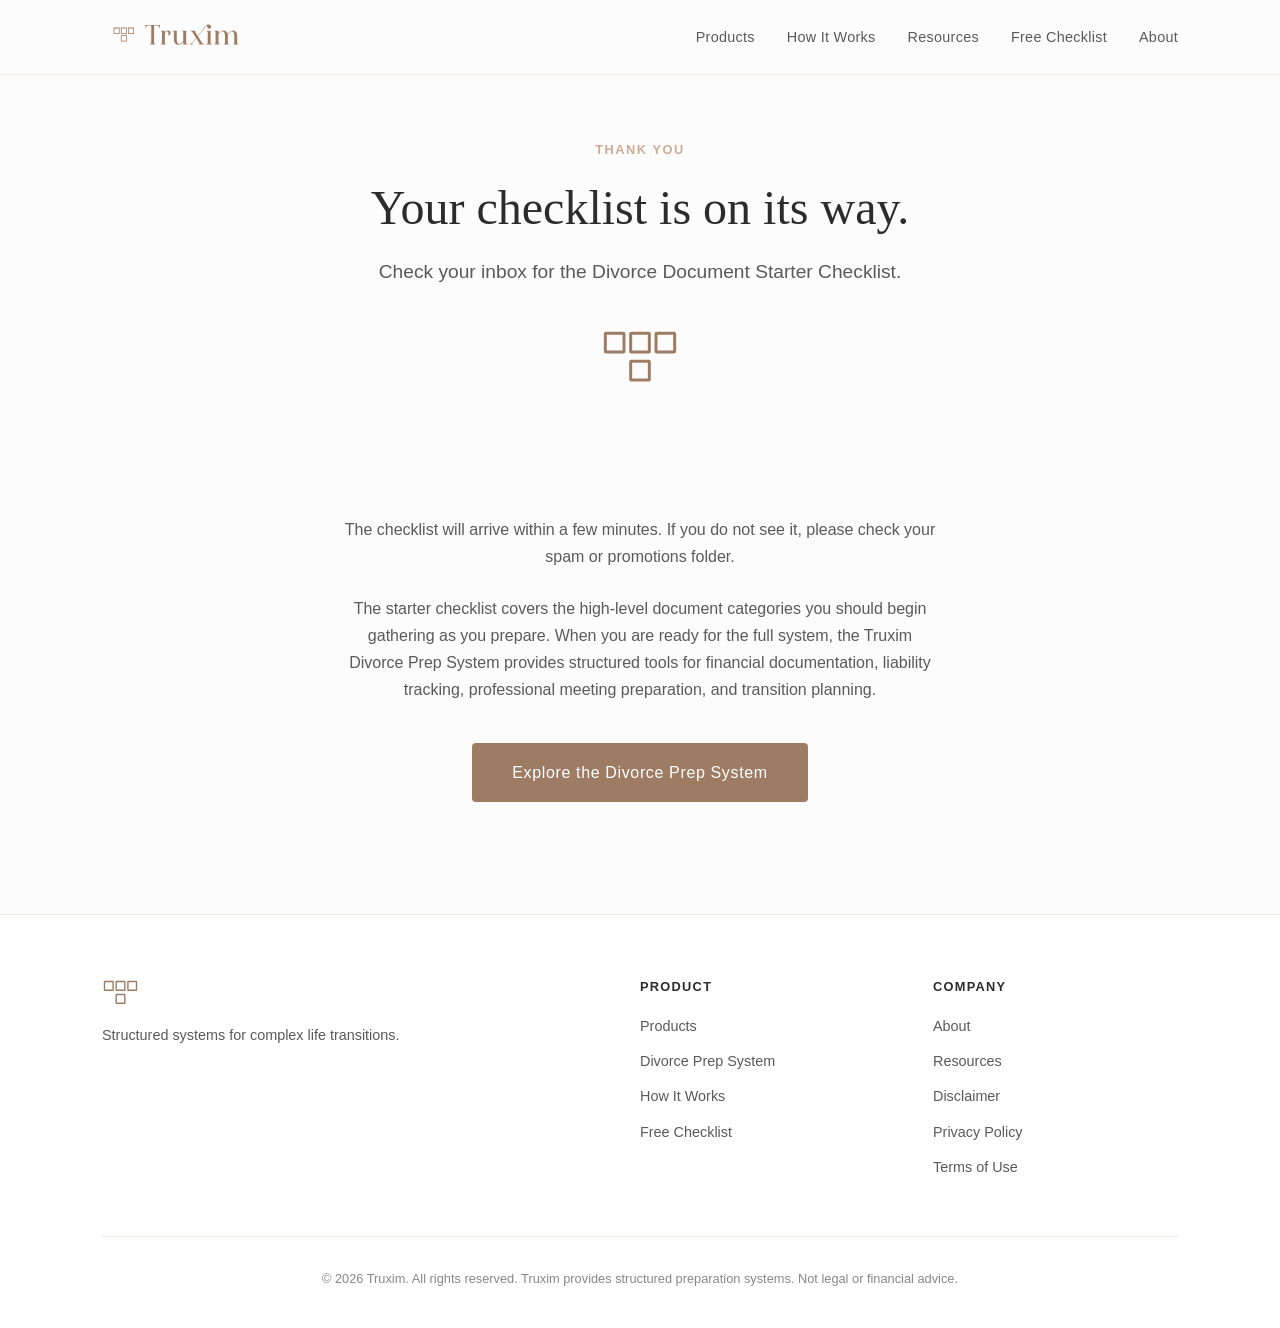
<file: thank-you.html>
<!DOCTYPE html>
<html lang="en">
<head>
  <meta charset="UTF-8">
  <meta name="viewport" content="width=device-width, initial-scale=1.0">
  <meta name="description" content="Thank you for subscribing. Your Divorce Document Starter Checklist is on its way.">
  <meta name="robots" content="noindex, nofollow">
  <title>Thank You | Truxim</title>
  <link rel="icon" type="image/svg+xml" href="images/truxim-icon.svg">
  <link rel="stylesheet" href="css/style.css">
</head>
<body>
  <a href="#main" class="skip-link">Skip to main content</a>

  <header class="site-header">
    <div class="header-inner">
      <a href="index.html" class="site-logo">
        <img src="images/truxim-logo.svg" alt="Truxim" width="160" height="36">
      </a>
      <input type="checkbox" id="nav-toggle" class="nav-toggle-check">
      <label for="nav-toggle" class="nav-toggle-label">Menu</label>
      <nav class="main-nav">
        <a href="products.html">Products</a>
        <a href="how-it-works.html">How It Works</a>
        <a href="resources.html">Resources</a>
        <a href="free-checklist.html">Free Checklist</a>
        <a href="about.html">About</a>
      </nav>
    </div>
  </header>

  <main id="main">

    <section class="hero">
      <div class="container">
        <span class="section-label">Thank You</span>
        <h1>Your checklist is on its way.</h1>
        <p class="subtitle">Check your inbox for the Divorce Document Starter Checklist.</p>
        <div class="thank-you-icon">
          <img src="images/truxim-icon.svg" alt="Truxim icon" width="80" height="60">
        </div>        
      </div>
    </section>

    <section class="section" style="padding: 3rem 0;">
      <div class="container">
        <div style="max-width: 600px; margin: 0 auto; text-align: center;">
          <p style="color: var(--text-secondary); font-size: 1rem; margin-bottom: 1.5rem;">The checklist will arrive within a few minutes. If you do not see it, please check your spam or promotions folder.</p>
          <p style="color: var(--text-secondary); font-size: 1rem; margin-bottom: 2.5rem;">The starter checklist covers the high-level document categories you should begin gathering as you prepare. When you are ready for the full system, the Truxim Divorce Prep System provides structured tools for financial documentation, liability tracking, professional meeting preparation, and transition planning.</p>
          <a href="divorce-prep-system.html" class="btn btn-primary btn-lg">Explore the Divorce Prep System</a>
        </div>
      </div>
    </section>

  </main>

  <footer class="site-footer">
    <div class="footer-inner">
      <div class="footer-grid">
        <div class="footer-brand">
          <img src="images/truxim-icon.svg" alt="Truxim" width="40" height="30">
          <p>Structured systems for complex life transitions.</p>
        </div>
        <div class="footer-links">
          <h4>Product</h4>
          <ul>
            <li><a href="products.html">Products</a></li>
            <li><a href="divorce-prep-system.html">Divorce Prep System</a></li>
            <li><a href="how-it-works.html">How It Works</a></li>
            <li><a href="free-checklist.html">Free Checklist</a></li>
          </ul>
        </div>
        <div class="footer-links">
          <h4>Company</h4>
          <ul>
            <li><a href="about.html">About</a></li>
            <li><a href="resources.html">Resources</a></li>
            <li><a href="disclaimer.html">Disclaimer</a></li>
            <li><a href="privacy.html">Privacy Policy</a></li>
            <li><a href="terms.html">Terms of Use</a></li>
          </ul>
        </div>
      </div>
      <div class="footer-legal">
        <p>&copy; 2026 Truxim. All rights reserved. Truxim provides structured preparation systems. Not legal or financial advice.</p>
      </div>
    </div>
  </footer>

<!-- Default Statcounter code for truxim.com -->
<script type="text/javascript">
var sc_project=13205528;
var sc_invisible=1;
var sc_security="69899f8c";
</script>
<script type="text/javascript"
src="https://www.statcounter.com/counter/counter.js"
async></script>
<noscript><div class="statcounter"><a title="web statistics"
href="https://statcounter.com/" target="_blank"><img
class="statcounter"
src="https://c.statcounter.com/13205528/0/69899f8c/1/"
alt="web statistics"
referrerPolicy="no-referrer-when-downgrade"></a></div></noscript>
<!-- End of Statcounter Code -->
</body>
</html>
</file>
<file: css/style.css>
/* ============================================
   Truxim - Global Stylesheet
   Version 1.0
   ============================================ */

/* --- CSS Custom Properties --- */
:root {
  --bg: #fcfcfc;
  --fg: #9e7c63;
  --accent1: #ccac92;
  --accent2: #bd9c82;
  --accent3: #ad8c73;
  --text: #2c2c2c;
  --text-secondary: #5a5a5a;
  --text-light: #888;
  --border: #e8e0d8;
  --border-light: #f0ebe6;
  --white: #ffffff;
  --shadow-sm: 0 1px 3px rgba(0,0,0,0.04);
  --shadow-md: 0 4px 12px rgba(0,0,0,0.06);
  --shadow-lg: 0 8px 30px rgba(0,0,0,0.08);
  --radius: 4px;
  --max-width: 1140px;
  --font-body: -apple-system, BlinkMacSystemFont, 'Segoe UI', Roboto, 'Helvetica Neue', Arial, sans-serif;
  --font-heading: Georgia, 'Times New Roman', Times, serif;
  --transition: 0.2s ease;
}

/* --- Reset --- */
*, *::before, *::after {
  box-sizing: border-box;
  margin: 0;
  padding: 0;
}

html {
  font-size: 16px;
  scroll-behavior: smooth;
  -webkit-text-size-adjust: 100%;
}

body {
  font-family: var(--font-body);
  color: var(--text);
  background-color: var(--bg);
  line-height: 1.7;
  -webkit-font-smoothing: antialiased;
  -moz-osx-font-smoothing: grayscale;
}

img {
  max-width: 100%;
  height: auto;
  display: block;
}

a {
  color: var(--fg);
  text-decoration: none;
  transition: color var(--transition);
}

a:hover {
  color: var(--accent3);
}

h1, h2, h3, h4, h5, h6 {
  font-family: var(--font-heading);
  font-weight: 400;
  line-height: 1.3;
  color: var(--text);
}

h1 { font-size: 2.6rem; }
h2 { font-size: 2rem; }
h3 { font-size: 1.5rem; }
h4 { font-size: 1.2rem; }

p {
  margin-bottom: 1.2rem;
}

ul, ol {
  padding-left: 1.5rem;
}

/* --- Utility --- */
.container {
  width: 100%;
  max-width: var(--max-width);
  margin: 0 auto;
  padding: 0 2rem;
}

.section {
  padding: 5rem 0;
}

.section-sm {
  padding: 3rem 0;
}

.section-lg {
  padding: 7rem 0;
}

.text-center {
  text-align: center;
}

.text-fg {
  color: var(--fg);
}

.section-label {
  font-family: var(--font-body);
  font-size: 0.8rem;
  font-weight: 600;
  letter-spacing: 0.12em;
  text-transform: uppercase;
  color: var(--accent1);
  margin-bottom: 1rem;
  display: block;
}

.section-title {
  margin-bottom: 1.5rem;
}

.section-subtitle {
  font-family: var(--font-body);
  font-size: 1.1rem;
  color: var(--text-secondary);
  max-width: 640px;
  line-height: 1.7;
}

.section-subtitle.centered {
  margin: 0 auto;
}

.divider {
  width: 60px;
  height: 2px;
  background-color: var(--accent1);
  border: none;
  margin: 2rem 0;
}

.divider.centered {
  margin: 2rem auto;
}

/* --- Header --- */
.site-header {
  padding: 1.2rem 0;
  border-bottom: 1px solid var(--border-light);
  background: var(--bg);
  position: sticky;
  top: 0;
  z-index: 100;
}

.header-inner {
  display: flex;
  align-items: center;
  justify-content: space-between;
  max-width: var(--max-width);
  margin: 0 auto;
  padding: 0 2rem;
}

.site-logo img,
.site-logo svg {
  height: 36px;
  width: auto;
}

.nav-toggle-check {
  display: none;
}

.nav-toggle-label {
  display: none;
  cursor: pointer;
  font-size: 0.85rem;
  font-weight: 500;
  letter-spacing: 0.08em;
  text-transform: uppercase;
  color: var(--fg);
  padding: 0.5rem 0;
}

.main-nav {
  display: flex;
  align-items: center;
  gap: 2rem;
}

.main-nav a {
  font-size: 0.9rem;
  font-weight: 400;
  color: var(--text-secondary);
  letter-spacing: 0.02em;
  transition: color var(--transition);
}

.main-nav a:hover,
.main-nav a.active {
  color: var(--fg);
}

/* --- Mobile Nav --- */
@media (max-width: 860px) {
  .nav-toggle-label {
    display: block;
  }

  .main-nav {
    display: none;
    position: absolute;
    top: 100%;
    left: 0;
    right: 0;
    background: var(--bg);
    border-bottom: 1px solid var(--border-light);
    flex-direction: column;
    padding: 1.5rem 2rem;
    gap: 1rem;
    box-shadow: var(--shadow-md);
  }

  .nav-toggle-check:checked ~ .main-nav {
    display: flex;
  }
}

/* --- Hero --- */
.hero {
  padding: 4rem 0 5rem;
  text-align: center;
}

.hero h1 {
  font-size: 3rem;
  color: var(--text);
  margin-bottom: 1rem;
}

.hero .subtitle {
  font-family: var(--font-body);
  font-size: 1.2rem;
  color: var(--text-secondary);
  margin-bottom: 2.5rem;
  max-width: 540px;
  margin-left: auto;
  margin-right: auto;
}

.hero-buttons {
  display: flex;
  gap: 1rem;
  justify-content: center;
  flex-wrap: wrap;
}

/* --- Buttons --- */
.btn {
  display: inline-block;
  padding: 0.85rem 2rem;
  font-size: 0.9rem;
  font-weight: 500;
  letter-spacing: 0.04em;
  border-radius: var(--radius);
  text-align: center;
  transition: all var(--transition);
  cursor: pointer;
  border: none;
  font-family: var(--font-body);
}

.btn-primary {
  background-color: var(--fg);
  color: var(--white);
}

.btn-primary:hover {
  background-color: var(--accent3);
  color: var(--white);
}

.btn-outline {
  background: transparent;
  color: var(--fg);
  border: 1.5px solid var(--fg);
}

.btn-outline:hover {
  background-color: var(--fg);
  color: var(--white);
}

.btn-sm {
  padding: 0.6rem 1.4rem;
  font-size: 0.85rem;
}

.btn-lg {
  padding: 1rem 2.5rem;
  font-size: 1rem;
}

/* --- Cards --- */
.card {
  background: var(--white);
  border: 1px solid var(--border-light);
  border-radius: var(--radius);
  padding: 2.5rem;
  transition: box-shadow var(--transition);
}

.card:hover {
  box-shadow: var(--shadow-md);
}

.card-label {
  font-size: 0.75rem;
  font-weight: 600;
  letter-spacing: 0.1em;
  text-transform: uppercase;
  color: var(--accent1);
  margin-bottom: 0.75rem;
  display: block;
}

.card h3 {
  margin-bottom: 1rem;
}

.card p {
  color: var(--text-secondary);
  font-size: 0.95rem;
}

/* --- Grid Layouts --- */
.grid-2 {
  display: grid;
  grid-template-columns: 1fr 1fr;
  gap: 3rem;
}

.grid-3 {
  display: grid;
  grid-template-columns: repeat(3, 1fr);
  gap: 2rem;
}

.grid-4 {
  display: grid;
  grid-template-columns: repeat(4, 1fr);
  gap: 2rem;
}

@media (max-width: 860px) {
  .grid-2 { grid-template-columns: 1fr; }
  .grid-3 { grid-template-columns: 1fr; }
  .grid-4 { grid-template-columns: 1fr 1fr; }
}

@media (max-width: 540px) {
  .grid-4 { grid-template-columns: 1fr; }
}

/* --- Product Grid --- */
.product-card {
  background: var(--white);
  border: 1px solid var(--border-light);
  border-radius: var(--radius);
  padding: 3rem;
  text-align: center;
  transition: box-shadow var(--transition);
}

.product-card:hover {
  box-shadow: var(--shadow-md);
}

.product-card .product-icon {
  width: 48px;
  height: auto;
  margin: 0 auto 1.5rem;
}

.product-card h3 {
  margin-bottom: 0.75rem;
}

.product-card p {
  color: var(--text-secondary);
  font-size: 0.95rem;
  margin-bottom: 1.5rem;
}

/* --- Phase/Framework Blocks --- */
.phase-grid {
  display: grid;
  grid-template-columns: repeat(4, 1fr);
  gap: 2rem;
  margin-top: 3rem;
}

.phase-number {
  display: inline-flex;
  align-items: center;
  justify-content: center;
  width: 48px;
  height: 48px;
  border-radius: 50%;
  border: 1.5px solid var(--accent1);
  font-family: var(--font-heading);
  font-size: 1.2rem;
  color: var(--fg);
  margin-bottom: 1.2rem;
}

.phase-block h4 {
  font-family: var(--font-heading);
  color: var(--fg);
  margin-bottom: 0.75rem;
}

.phase-block p {
  font-size: 0.9rem;
  color: var(--text-secondary);
  line-height: 1.6;
}

@media (max-width: 860px) {
  .phase-grid {
    grid-template-columns: 1fr 1fr;
  }
}

@media (max-width: 540px) {
  .phase-grid {
    grid-template-columns: 1fr;
  }
}

/* --- Purchase Section --- */
.purchase-buttons {
  display: flex;
  gap: 1rem;
  flex-wrap: wrap;
  justify-content: center;
  margin-top: 2rem;
}

.purchase-btn {
  display: inline-flex;
  align-items: center;
  gap: 0.5rem;
  padding: 0.9rem 1.8rem;
  font-size: 0.9rem;
  font-weight: 500;
  border: 1.5px solid var(--border);
  border-radius: var(--radius);
  color: var(--text);
  background: var(--white);
  transition: all var(--transition);
}

.purchase-btn:hover {
  border-color: var(--fg);
  color: var(--fg);
  box-shadow: var(--shadow-sm);
}

.purchase-btn.disabled {
  opacity: 0.5;
  cursor: not-allowed;
  pointer-events: none;
}

/* --- FAQ / Accordion (CSS-only) --- */
.faq-list {
  max-width: 780px;
  margin: 0 auto;
}

.faq-item {
  border-bottom: 1px solid var(--border-light);
}

.faq-item:first-child {
  border-top: 1px solid var(--border-light);
}

.faq-question {
  display: none;
}

.faq-label {
  display: flex;
  justify-content: space-between;
  align-items: center;
  padding: 1.4rem 0;
  cursor: pointer;
  font-family: var(--font-body);
  font-size: 1rem;
  font-weight: 500;
  color: var(--text);
  transition: color var(--transition);
  line-height: 1.5;
}

.faq-label:hover {
  color: var(--fg);
}

.faq-label::after {
  content: '+';
  font-size: 1.3rem;
  font-weight: 300;
  color: var(--accent1);
  flex-shrink: 0;
  margin-left: 1rem;
  transition: transform var(--transition);
}

.faq-answer {
  max-height: 0;
  overflow: hidden;
  transition: max-height 0.35s ease, padding 0.35s ease;
}

.faq-answer-inner {
  padding: 0 0 1.5rem;
  color: var(--text-secondary);
  font-size: 0.95rem;
  line-height: 1.7;
}

.faq-question:checked ~ .faq-label::after {
  content: '\2212';
}

.faq-question:checked ~ .faq-answer {
  max-height: 600px;
}

/* --- Comparison Table --- */
.comparison-table {
  width: 100%;
  border-collapse: collapse;
  margin: 2rem 0;
  font-size: 0.95rem;
}

.comparison-table th {
  text-align: left;
  padding: 1rem 1.2rem;
  font-weight: 600;
  font-size: 0.85rem;
  letter-spacing: 0.06em;
  text-transform: uppercase;
  color: var(--fg);
  border-bottom: 2px solid var(--border);
  background: var(--bg);
}

.comparison-table td {
  padding: 0.9rem 1.2rem;
  border-bottom: 1px solid var(--border-light);
  color: var(--text-secondary);
}

.comparison-table tr:last-child td {
  border-bottom: none;
}

.check {
  color: var(--fg);
  font-weight: 600;
}

/* --- Article / Blog --- */
.article-list {
  max-width: 780px;
  margin: 0 auto;
}

.article-entry {
  padding: 3rem 0;
  border-bottom: 1px solid var(--border-light);
}

.article-entry:last-child {
  border-bottom: none;
}

.article-entry h2 {
  margin-bottom: 0.5rem;
}

.article-entry h2 a {
  color: var(--text);
}

.article-entry h2 a:hover {
  color: var(--fg);
}

.article-meta {
  font-size: 0.85rem;
  color: var(--text-light);
  margin-bottom: 1.5rem;
}

.article-body h3 {
  margin: 2rem 0 1rem;
  font-size: 1.35rem;
}

.article-body h4 {
  margin: 1.5rem 0 0.75rem;
}

.article-body p {
  color: var(--text-secondary);
  font-size: 0.98rem;
}

.article-body ul,
.article-body ol {
  margin-bottom: 1.2rem;
  color: var(--text-secondary);
  font-size: 0.98rem;
}

.article-body li {
  margin-bottom: 0.4rem;
  line-height: 1.7;
}

.article-cta {
  margin-top: 2rem;
  padding: 2rem;
  background: var(--white);
  border: 1px solid var(--border-light);
  border-radius: var(--radius);
}

.article-cta p {
  margin-bottom: 1rem;
  font-size: 0.95rem;
}

/* --- Full Article Page --- */
.article-full {
  max-width: 740px;
  margin: 0 auto;
  padding: 4rem 0;
}

.article-full h1 {
  font-size: 2.2rem;
  margin-bottom: 0.5rem;
}

/* --- Resource Index Cards --- */
.resource-card {
  padding: 2rem 0;
  border-bottom: 1px solid var(--border-light);
}

.resource-card:last-child {
  border-bottom: none;
}

.resource-card h3 {
  margin-bottom: 0.5rem;
}

.resource-card h3 a {
  color: var(--text);
}

.resource-card h3 a:hover {
  color: var(--fg);
}

.resource-card p {
  color: var(--text-secondary);
  font-size: 0.95rem;
  margin-bottom: 1rem;
}

/* --- Email Capture Placeholder --- */
.email-capture {
  background: var(--white);
  border: 1px solid var(--border);
  border-radius: var(--radius);
  padding: 3rem;
  text-align: center;
  max-width: 600px;
  margin: 3rem auto;
}

.email-capture h3 {
  margin-bottom: 0.75rem;
}

.email-capture p {
  color: var(--text-secondary);
  font-size: 0.95rem;
  margin-bottom: 1.5rem;
}

.email-capture .brevo-placeholder {
  padding: 2rem;
  border: 2px dashed var(--border);
  border-radius: var(--radius);
  color: var(--text-light);
  font-size: 0.85rem;
  font-family: monospace;
}

/* --- Checklist Display --- */
.checklist-section {
  margin-bottom: 2.5rem;
}

.checklist-section h3 {
  margin-bottom: 1rem;
  padding-bottom: 0.5rem;
  border-bottom: 1px solid var(--border-light);
}

.checklist-items {
  list-style: none;
  padding: 0;
}

.checklist-items li {
  padding: 0.6rem 0;
  padding-left: 1.8rem;
  position: relative;
  color: var(--text-secondary);
  font-size: 0.95rem;
  border-bottom: 1px solid var(--border-light);
}

.checklist-items li:last-child {
  border-bottom: none;
}

.checklist-items li::before {
  content: '';
  position: absolute;
  left: 0;
  top: 0.85rem;
  width: 14px;
  height: 14px;
  border: 1.5px solid var(--accent1);
  border-radius: 2px;
}

/* --- Callout Box --- */
.callout {
  padding: 2rem 2.5rem;
  background: var(--white);
  border-left: 3px solid var(--fg);
  border-radius: 0 var(--radius) var(--radius) 0;
  margin: 2rem 0;
}

.callout p {
  margin-bottom: 0;
  font-size: 0.95rem;
  color: var(--text-secondary);
}

.callout p:last-child {
  margin-bottom: 0;
}

/* --- Footer --- */
.site-footer {
  background: var(--white);
  border-top: 1px solid var(--border-light);
  padding: 4rem 0 2rem;
  margin-top: 4rem;
}

.footer-inner {
  max-width: var(--max-width);
  margin: 0 auto;
  padding: 0 2rem;
}

.footer-grid {
  display: grid;
  grid-template-columns: 2fr 1fr 1fr;
  gap: 3rem;
  margin-bottom: 3rem;
}

.footer-brand p {
  color: var(--text-secondary);
  font-size: 0.9rem;
  margin-top: 1rem;
  max-width: 300px;
}

.footer-brand img,
.footer-brand svg {
  height: 28px;
  width: auto;
}

.footer-links h4 {
  font-family: var(--font-body);
  font-size: 0.8rem;
  font-weight: 600;
  letter-spacing: 0.1em;
  text-transform: uppercase;
  color: var(--text);
  margin-bottom: 1rem;
}

.footer-links ul {
  list-style: none;
  padding: 0;
}

.footer-links li {
  margin-bottom: 0.5rem;
}

.footer-links a {
  font-size: 0.9rem;
  color: var(--text-secondary);
}

.footer-links a:hover {
  color: var(--fg);
}

.footer-legal {
  border-top: 1px solid var(--border-light);
  padding-top: 2rem;
  text-align: center;
}

.footer-legal p {
  font-size: 0.8rem;
  color: var(--text-light);
  margin-bottom: 0.4rem;
  line-height: 1.6;
}

@media (max-width: 860px) {
  .footer-grid {
    grid-template-columns: 1fr;
    gap: 2rem;
  }
}

/* --- About Page --- */
.about-content {
  max-width: 740px;
  margin: 0 auto;
}

.about-content h2 {
  margin-top: 3rem;
  margin-bottom: 1rem;
}

.about-content p {
  color: var(--text-secondary);
  font-size: 0.98rem;
}

/* --- Legal Pages --- */
.legal-content {
  max-width: 740px;
  margin: 0 auto;
  padding: 4rem 0;
}

.legal-content h1 {
  font-size: 2.2rem;
  margin-bottom: 0.5rem;
}

.legal-content .last-updated {
  font-size: 0.85rem;
  color: var(--text-light);
  margin-bottom: 2.5rem;
}

.legal-content h2 {
  font-size: 1.4rem;
  margin-top: 2.5rem;
  margin-bottom: 1rem;
}

.legal-content h3 {
  font-size: 1.15rem;
  margin-top: 2rem;
  margin-bottom: 0.75rem;
}

.legal-content p {
  color: var(--text-secondary);
  font-size: 0.95rem;
}

.legal-content ul {
  margin-bottom: 1.2rem;
  color: var(--text-secondary);
  font-size: 0.95rem;
}

.legal-content li {
  margin-bottom: 0.3rem;
  line-height: 1.7;
}

/* --- SEQ Q&A Section --- */
.qa-section {
  max-width: 780px;
  margin: 0 auto;
}

.qa-item {
  margin-bottom: 2.5rem;
}

.qa-item h3 {
  margin-bottom: 0.75rem;
  font-size: 1.25rem;
}

.qa-item p {
  color: var(--text-secondary);
  font-size: 0.95rem;
}

/* --- Responsive Typography --- */
@media (max-width: 860px) {
  h1 { font-size: 2rem; }
  h2 { font-size: 1.6rem; }
  h3 { font-size: 1.3rem; }

  .hero h1 {
    font-size: 2.2rem;
  }

  .hero .subtitle {
    font-size: 1.05rem;
  }

  .section {
    padding: 3.5rem 0;
  }

  .section-lg {
    padding: 4.5rem 0;
  }

  .container {
    padding: 0 1.25rem;
  }
}

@media (max-width: 540px) {
  h1 { font-size: 1.7rem; }

  .hero h1 {
    font-size: 1.8rem;
  }

  .hero {
    padding: 4rem 0 3rem;
  }

  .card {
    padding: 1.5rem;
  }

  .email-capture {
    padding: 2rem 1.5rem;
  }
}

/* --- Skip Link --- */
.skip-link {
  position: absolute;
  top: -100%;
  left: 0;
  padding: 0.5rem 1rem;
  background: var(--fg);
  color: var(--white);
  font-size: 0.85rem;
  z-index: 200;
}

.skip-link:focus {
  top: 0;
}

/* --- Schema / SEO Helpers --- */
.visually-hidden {
  position: absolute;
  width: 1px;
  height: 1px;
  padding: 0;
  margin: -1px;
  overflow: hidden;
  clip: rect(0,0,0,0);
  white-space: nowrap;
  border: 0;
}

/* --- Agent Page Support Classes --- */

/* Hero inner / variants */
.hero-inner {
  max-width: var(--max-width);
  margin: 0 auto;
  padding: 0 2rem;
}

.hero-subtitle,
.hero-subtext {
  font-family: var(--font-body);
  font-size: 1.15rem;
  color: var(--text-secondary);
  margin-bottom: 2rem;
  max-width: 560px;
  margin-left: auto;
  margin-right: auto;
}

.hero-intro {
  font-family: var(--font-body);
  font-size: 1rem;
  color: var(--text-secondary);
  max-width: 620px;
  margin: 0 auto 2rem;
  line-height: 1.7;
}

/* Button aliases */
.button,
.cta-button {
  display: inline-block;
  padding: 0.85rem 2rem;
  font-size: 0.9rem;
  font-weight: 500;
  letter-spacing: 0.04em;
  border-radius: var(--radius);
  text-align: center;
  transition: all var(--transition);
  cursor: pointer;
  border: none;
  font-family: var(--font-body);
  background-color: var(--fg);
  color: var(--white);
}

.button:hover,
.cta-button:hover {
  background-color: var(--accent3);
  color: var(--white);
}

.button-primary {
  background-color: var(--fg);
  color: var(--white);
}

.button-secondary {
  background: transparent;
  color: var(--fg);
  border: 1.5px solid var(--fg);
}

.button-secondary:hover {
  background-color: var(--fg);
  color: var(--white);
}

.button.disabled {
  opacity: 0.5;
  cursor: not-allowed;
  pointer-events: none;
}

/* CTA section */
.cta-section {
  padding: 5rem 0;
  text-align: center;
}

.cta-inner {
  max-width: var(--max-width);
  margin: 0 auto;
  padding: 0 2rem;
}

.cta-buttons,
.about-cta-buttons {
  display: flex;
  gap: 1rem;
  flex-wrap: wrap;
  justify-content: center;
  margin-top: 2rem;
}

/* Content sections */
.content-section {
  padding: 4rem 0;
}

.content-section .container {
  max-width: 780px;
  margin: 0 auto;
}

/* How It Works page */
.method-overview {
  padding: 3rem 0 2rem;
  max-width: 740px;
}

.method-overview .container {
  max-width: 740px;
}

.method-overview p {
  color: var(--text-secondary);
  font-size: 1.05rem;
  line-height: 1.7;
}

.phases-grid-section {
  padding: 2rem 0 4rem;
}

.phase-card {
  text-align: center;
  padding: 2rem 1.5rem;
  background: var(--white);
  border: 1px solid var(--border-light);
  border-radius: var(--radius);
}

.phase-card h3 {
  color: var(--fg);
  margin-bottom: 0.5rem;
}

.phase-card p {
  font-size: 0.9rem;
  color: var(--text-secondary);
}

.phases-detail {
  padding: 2rem 0 4rem;
}

.phase-detail-block {
  margin-bottom: 3.5rem;
  max-width: 740px;
}

.phase-detail-block h2 {
  color: var(--fg);
  margin-bottom: 0.5rem;
}

.phase-detail-block h3 {
  font-family: var(--font-body);
  font-size: 1.05rem;
  color: var(--text-secondary);
  font-weight: 400;
  margin-bottom: 1.2rem;
}

.phase-detail-block p {
  color: var(--text-secondary);
  font-size: 0.95rem;
}

.phase-detail-block ul {
  margin-bottom: 1.2rem;
  color: var(--text-secondary);
  font-size: 0.95rem;
}

.phase-detail-block li {
  margin-bottom: 0.3rem;
  line-height: 1.7;
}

.how-to-use {
  padding: 3rem 0;
  max-width: 740px;
}

.how-to-use .container {
  max-width: 740px;
}

.how-to-use h2 {
  margin-bottom: 1rem;
}

.how-to-use p {
  color: var(--text-secondary);
  font-size: 0.98rem;
}

/* About page */
.about-section {
  margin-bottom: 2.5rem;
}

.what-not-list,
.who-list,
.who-not-list {
  list-style: none;
  padding: 0;
  margin-bottom: 1.2rem;
}

.what-not-list li,
.who-list li,
.who-not-list li {
  padding: 0.5rem 0 0.5rem 1.5rem;
  position: relative;
  color: var(--text-secondary);
  font-size: 0.95rem;
}

.what-not-list li::before,
.who-not-list li::before {
  content: '';
  position: absolute;
  left: 0;
  top: 0.85rem;
  width: 8px;
  height: 2px;
  background: var(--accent1);
}

.who-list li::before {
  content: '';
  position: absolute;
  left: 0;
  top: 0.85rem;
  width: 8px;
  height: 2px;
  background: var(--fg);
}

.about-cta {
  margin-top: 3rem;
  padding-top: 2rem;
  border-top: 1px solid var(--border-light);
}

/* Products page */
.products-section {
  padding: 3rem 0 5rem;
}

.product-card-content h2 {
  font-size: 1.4rem;
  margin-bottom: 1rem;
}

/* Free checklist page */
.checklist-inner {
  max-width: 740px;
  margin: 0 auto;
  padding: 0 2rem;
}

.checklist-intro {
  color: var(--text-secondary);
  font-size: 1rem;
  margin-bottom: 2rem;
}

.checklist-category {
  margin-bottom: 2rem;
}

.checklist-category h3 {
  margin-bottom: 0.75rem;
  padding-bottom: 0.5rem;
  border-bottom: 1px solid var(--border-light);
  font-size: 1.2rem;
}

.checklist-category ul {
  list-style: none;
  padding: 0;
}

.checklist-category li {
  padding: 0.6rem 0;
  padding-left: 1.8rem;
  position: relative;
  color: var(--text-secondary);
  font-size: 0.95rem;
  border-bottom: 1px solid var(--border-light);
}

.checklist-category li:last-child {
  border-bottom: none;
}

.checklist-category li::before {
  content: '';
  position: absolute;
  left: 0;
  top: 0.85rem;
  width: 14px;
  height: 14px;
  border: 1.5px solid var(--accent1);
  border-radius: 2px;
}

/* Email capture inner */
.email-capture-inner {
  max-width: 100%;
}

/* Callout inner */
.callout-inner {
  max-width: 740px;
  margin: 0 auto;
}

.callout-inner h3 {
  margin-bottom: 0.75rem;
}

/* Disclaimer block on checklist page */
.disclaimer {
  padding: 2rem 0;
  text-align: center;
}

.disclaimer-inner {
  max-width: 740px;
  margin: 0 auto;
  padding: 0 2rem;
}

.disclaimer-inner p {
  font-size: 0.85rem;
  color: var(--text-light);
}

/* Feature list (product page) */
.feature-list {
  max-width: 780px;
  margin: 0 auto;
}

.feature-item {
  margin-bottom: 2.5rem;
}

.feature-item h3 {
  margin-bottom: 0.75rem;
  font-size: 1.2rem;
}

.feature-item p {
  color: var(--text-secondary);
  font-size: 0.95rem;
}

/* Why different */
.why-different {
  max-width: 740px;
}

.why-different p {
  color: var(--text-secondary);
  font-size: 0.95rem;
}

/* Article navigation */
.article-nav {
  margin-bottom: 2rem;
  padding: 1.5rem 0;
  border-bottom: 1px solid var(--border-light);
}

.article-nav ul {
  list-style: none;
  padding: 0;
}

.article-nav li {
  margin-bottom: 0.5rem;
}

.article-nav a {
  font-size: 0.95rem;
  color: var(--text-secondary);
}

.article-nav a:hover {
  color: var(--fg);
}

/* Resources page */
.hero-section {
  padding: 4rem 0 5rem;
  text-align: center;
}

.article-nav-section {
  padding: 2rem 0;
  max-width: 780px;
  margin: 0 auto;
}

.article-nav-inner {
  max-width: 780px;
  margin: 0 auto;
  padding: 0 2rem;
}

.article-nav-title {
  font-size: 1.1rem;
  margin-bottom: 1rem;
  color: var(--text-secondary);
  font-family: var(--font-body);
  font-weight: 600;
  letter-spacing: 0.02em;
}

.article-navigation ul {
  list-style: none;
  padding: 0;
}

.article-navigation li {
  margin-bottom: 0.5rem;
}

.article-navigation a {
  font-size: 0.95rem;
  color: var(--text-secondary);
}

.article-navigation a:hover {
  color: var(--fg);
}

.article-header {
  margin-bottom: 1.5rem;
}

.article-header h2 {
  margin-bottom: 0.25rem;
}

/* Products section wrapper */
.products-section {
  padding: 3rem 0 5rem;
}

/* --- Visual Structure: Section Alternation --- */
.section-alt {
  background: rgba(204, 172, 146, 0.06);
}

/* --- Visual Structure: Phase Cards with Shadow --- */
.phase-block {
  text-align: center;
  padding: 2rem 1.5rem;
  background: var(--white);
  border: 1px solid var(--border-light);
  border-radius: var(--radius);
  box-shadow: 0 2px 8px rgba(0,0,0,0.04);
  transition: box-shadow var(--transition);
}

.phase-block:hover {
  box-shadow: var(--shadow-md);
}

/* --- Visual Structure: Domain Cards (Product Page) --- */
.domain-card {
  background: var(--white);
  border: 1px solid var(--border);
  border-radius: var(--radius);
  padding: 2rem 2rem 1.5rem;
  box-shadow: 0 2px 8px rgba(0,0,0,0.04);
  transition: box-shadow var(--transition);
}

.domain-card:hover {
  box-shadow: var(--shadow-md);
}

.domain-card-icon {
  display: inline-flex;
  align-items: center;
  justify-content: center;
  width: 40px;
  height: 40px;
  margin-bottom: 1rem;
  color: var(--fg);
}

.domain-card-icon svg {
  width: 32px;
  height: 32px;
  stroke: var(--fg);
  fill: none;
  stroke-width: 1.5;
  stroke-linecap: round;
  stroke-linejoin: round;
}

.domain-card h3 {
  margin-bottom: 0.75rem;
  font-size: 1.15rem;
}

.domain-card p {
  color: var(--text-secondary);
  font-size: 0.95rem;
  margin-bottom: 0;
}

.domain-grid {
  display: grid;
  grid-template-columns: 1fr 1fr;
  gap: 1.5rem;
  margin-top: 2rem;
}

.domain-grid .domain-card:last-child:nth-child(odd) {
  grid-column: 1 / -1;
  max-width: 50%;
  justify-self: center;
}

@media (max-width: 860px) {
  .domain-grid {
    grid-template-columns: 1fr;
  }
  .domain-grid .domain-card:last-child:nth-child(odd) {
    max-width: 100%;
  }
}

/* --- Visual Structure: Comparison Table Premium Highlight --- */
.comparison-table th:last-child {
  background: rgba(204, 172, 146, 0.12);
  color: var(--fg);
}

.comparison-table td:last-child {
  background: rgba(204, 172, 146, 0.06);
}

.comparison-table .check-icon {
  display: inline-block;
  width: 18px;
  height: 18px;
  vertical-align: middle;
}

.comparison-table .check-icon svg {
  width: 18px;
  height: 18px;
  stroke: var(--fg);
  fill: none;
  stroke-width: 2;
  stroke-linecap: round;
  stroke-linejoin: round;
}

.comparison-table .dash-icon {
  color: var(--text-light);
  font-size: 1.1rem;
}

/* --- Visual Structure: Email Callout Box --- */
.email-callout {
  max-width: 560px;
  margin: 0 auto 2rem;
  padding: 1.25rem 1.5rem;
  border: 1px solid var(--border);
  border-radius: var(--radius);
  text-align: center;
}

.email-callout p {
  margin-bottom: 0;
  font-size: 0.9rem;
  color: var(--text-secondary);
  line-height: 1.6;
}

/* --- Phases Section (How It Works page) --- */
.phases-section {
  padding: 4rem 0;
}

.phases-section h2 {
  text-align: center;
  margin-bottom: 0.5rem;
}

/* --- Overview Section --- */
.overview-section {
  padding: 4rem 0 2rem;
}

.overview-content {
  max-width: 740px;
  margin: 0 auto;
}

.overview-content p {
  color: var(--text-secondary);
  font-size: 1.05rem;
  line-height: 1.7;
}

/* --- How To Use Section --- */
.how-to-use-section {
  padding: 3rem 0;
}

.how-to-use-content {
  max-width: 740px;
  margin: 0 auto;
}

.how-to-use-content p {
  color: var(--text-secondary);
  font-size: 0.98rem;
}

/* --- Built On Method Section --- */
.built-on-method-section {
  padding: 3rem 0;
}

.built-on-method-content {
  max-width: 740px;
  margin: 0 auto;
  padding: 2rem 2.5rem;
  background: rgba(204, 172, 146, 0.06);
  border-left: 3px solid var(--fg);
  border-radius: 0 var(--radius) var(--radius) 0;
}

.built-on-method-content h2 {
  margin-bottom: 1rem;
}

.built-on-method-content p {
  color: var(--text-secondary);
  font-size: 0.98rem;
}

/* --- Link Primary --- */
.link-primary {
  color: var(--fg);
  font-weight: 500;
}

.link-primary:hover {
  color: var(--accent3);
}

/* --- Phase Examples (How It Works) --- */
.phase-purpose {
  color: var(--text-secondary);
  font-size: 0.9rem;
  margin-bottom: 0.5rem;
}

.phase-outcome {
  color: var(--text-secondary);
  font-size: 0.88rem;
  margin-bottom: 0.75rem;
}

.phase-examples {
  list-style: none;
  padding: 0;
  margin: 0;
}

.phase-examples li {
  font-size: 0.85rem;
  color: var(--text-light);
  padding: 0.2rem 0;
  padding-left: 1rem;
  position: relative;
}

.phase-examples li::before {
  content: '';
  position: absolute;
  left: 0;
  top: 0.55rem;
  width: 5px;
  height: 5px;
  border-radius: 50%;
  background: var(--accent1);
}

/* --- Hero Content (agent pages) --- */
.hero-content {
  text-align: center;
}

/* --- CTA Content --- */
.cta-content {
  text-align: center;
}

/* --- Pricing Section --- */
.pricing-section {
  text-align: center;
}

/* --- Legal Footer Block (inside content) --- */
.legal-footer-block {
  margin-top: 3rem;
  padding-top: 2rem;
  border-top: 1px solid var(--border-light);
  text-align: center;
}

.legal-footer-block p {
  font-size: 0.8rem;
  color: var(--text-light);
  margin-bottom: 0.4rem;
}

/* --- Print --- */
@media print {
  .site-header,
  .site-footer,
  .nav-toggle-label,
  .email-capture,
  .purchase-buttons {
    display: none;
  }

  body {
    font-size: 12pt;
    color: #000;
    background: #fff;
  }

  a {
    color: #000;
    text-decoration: underline;
  }
}

/* ============================================
   Brevo Form Integration (Scoped Override)
   ============================================ */

   #sib-container,
   #sib-container * {
     font-family: var(--font-heading) !important;
   }
   
   #sib-container {
     background: var(--white) !important;
     border: 1px solid var(--accent1) !important;
     border-radius: var(--radius) !important;
     box-shadow: var(--shadow-sm);
     max-width: 520px;
     margin: 0 auto;
     padding: 2rem 2rem;
   }
   
   /* Input Fields */
   #sib-container .input {
     border: 1px solid var(--accent2) !important;
     background: var(--white) !important;
     color: var(--text) !important;
   }
   
   /* Submit Button */
   #sib-container .sib-form-block__button {
     background: var(--fg) !important;
     color: var(--white) !important;
     border-radius: var(--radius) !important;
     font-family: var(--font-heading) !important;
     transition: background var(--transition);
   }
   
   #sib-container .sib-form-block__button:hover {
     background: var(--accent3) !important;
   }
   
   /* Success Message */
   #success-message {
     background: rgba(204, 172, 146, 0.12) !important;
     border: 1px solid var(--accent1) !important;
     color: var(--text) !important;
   }
   
   /* Error Message */
   #error-message {
     background: rgba(166, 96, 96, 0.08) !important;
     border: 1px solid #a66060 !important;
     color: #7a4c4c !important;
   }
   
   .thank-you-icon {
    margin-top: 2rem;
    display: flex;
    justify-content: center;
  }
</file>
